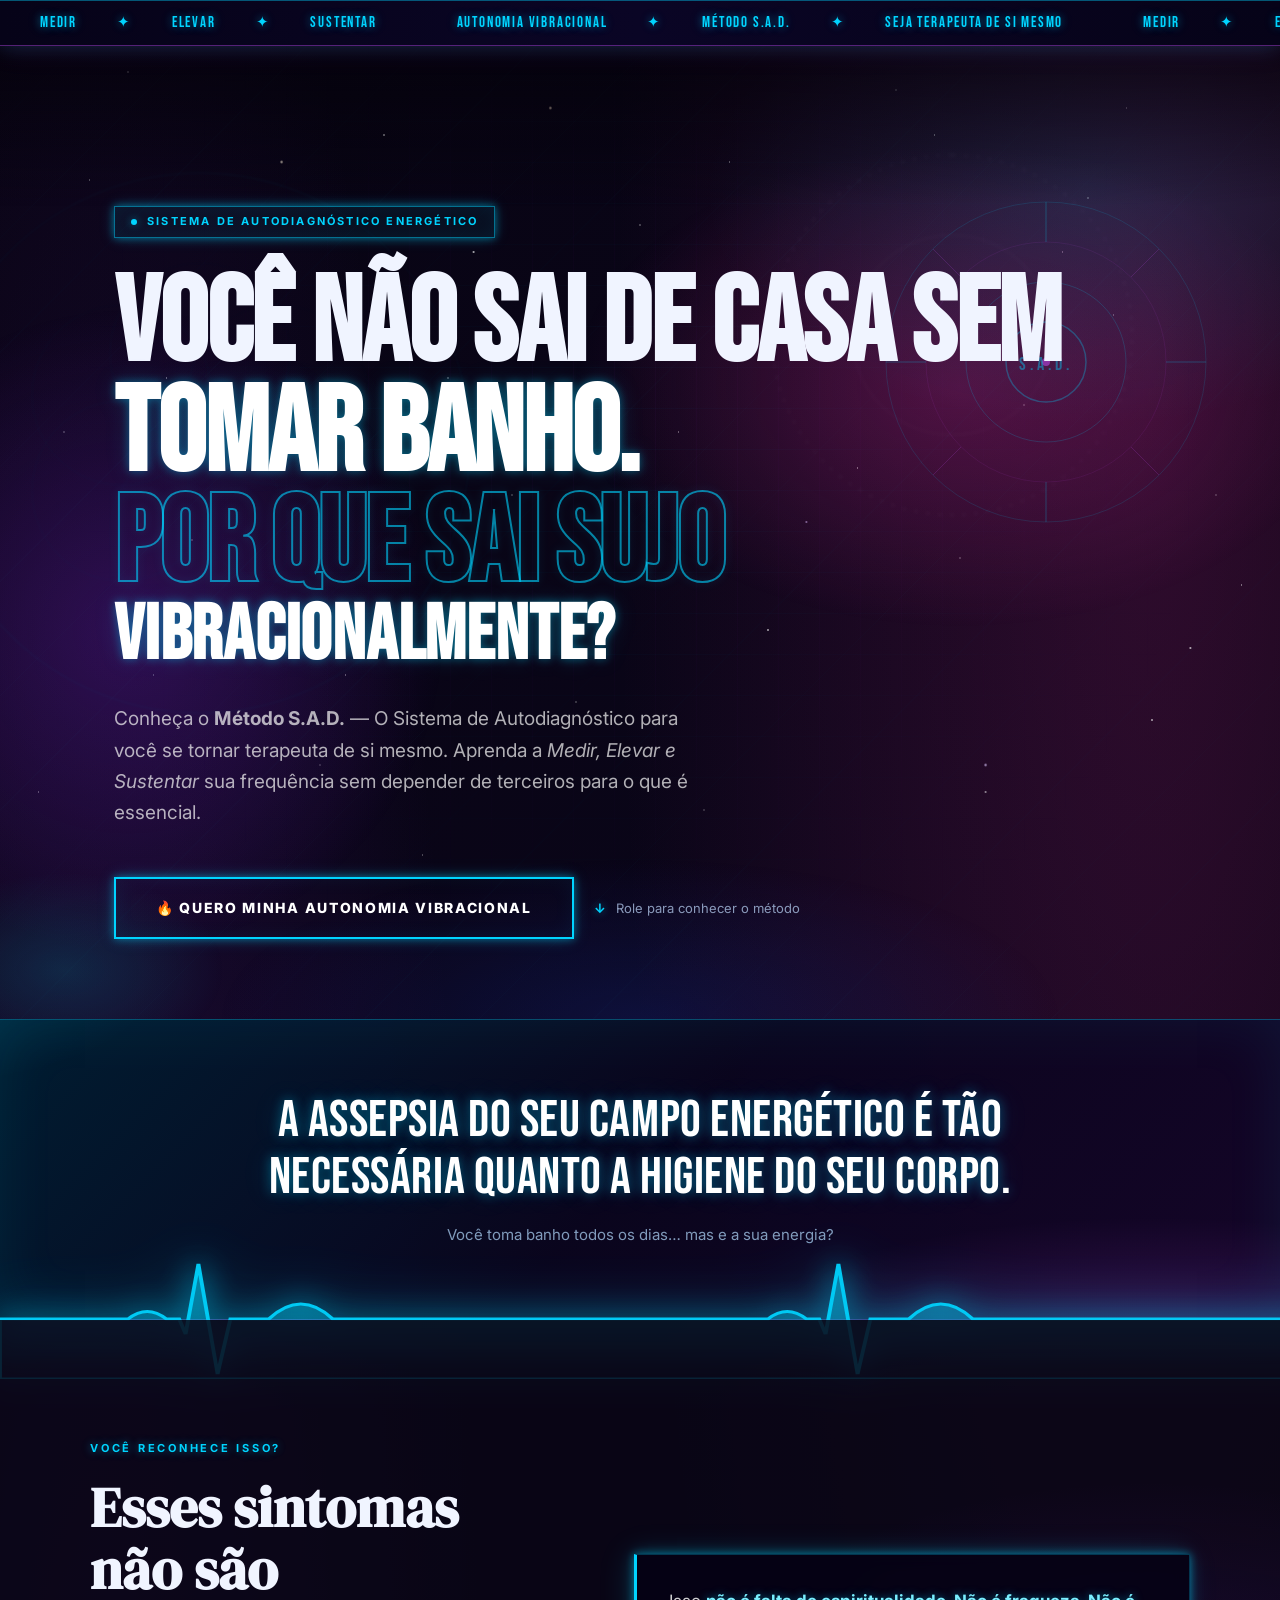
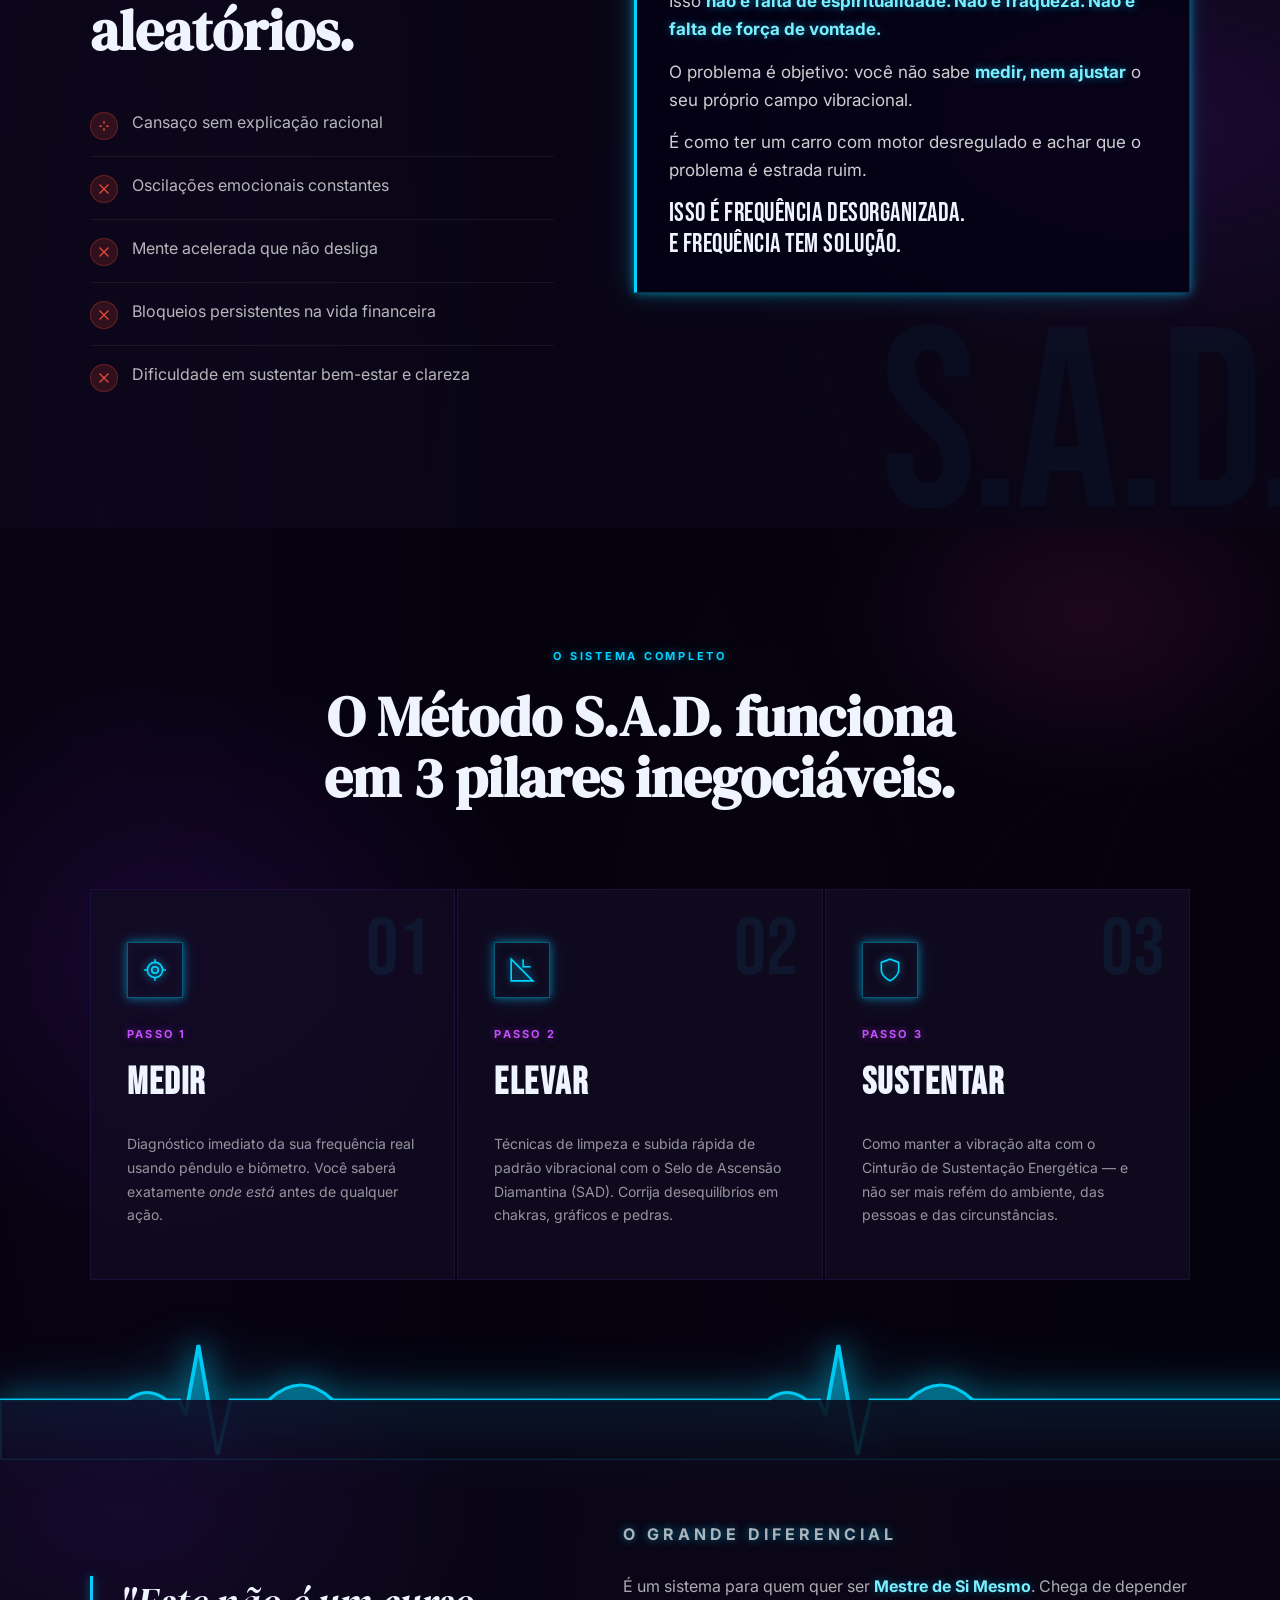
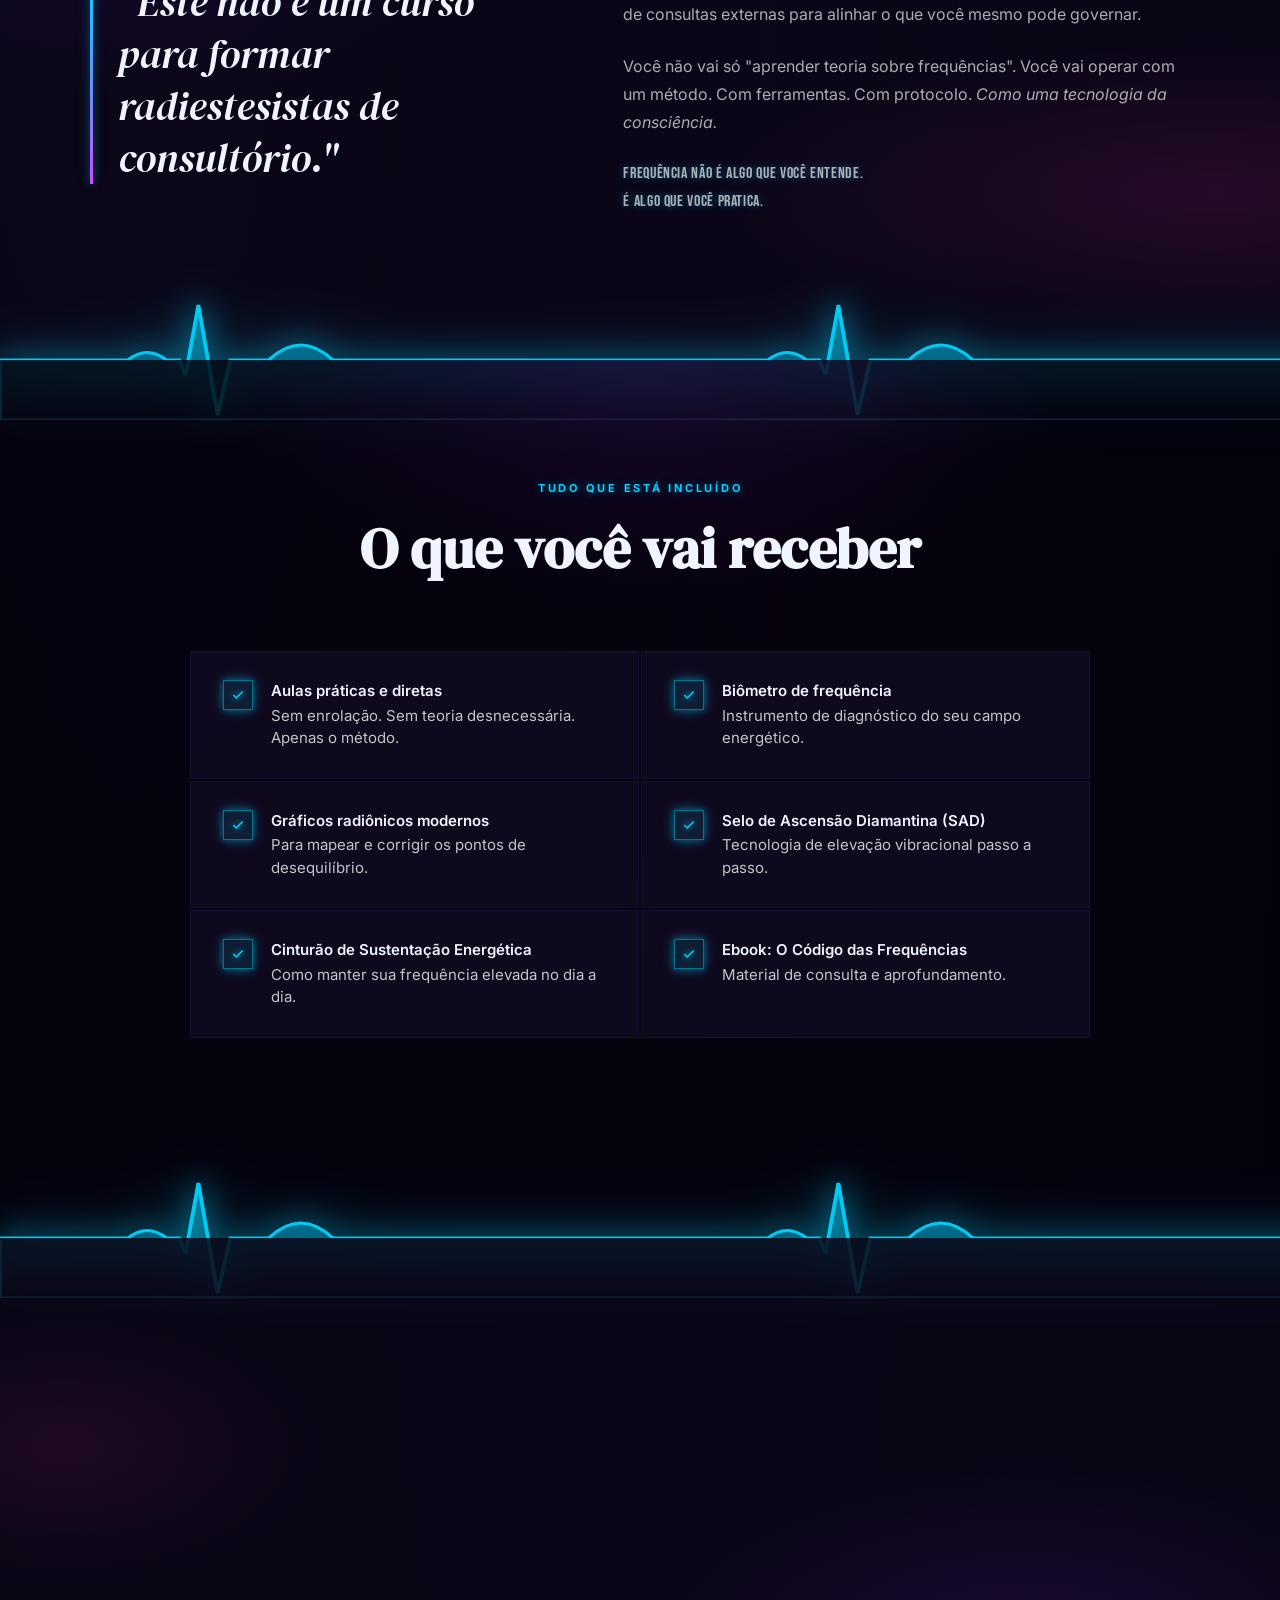
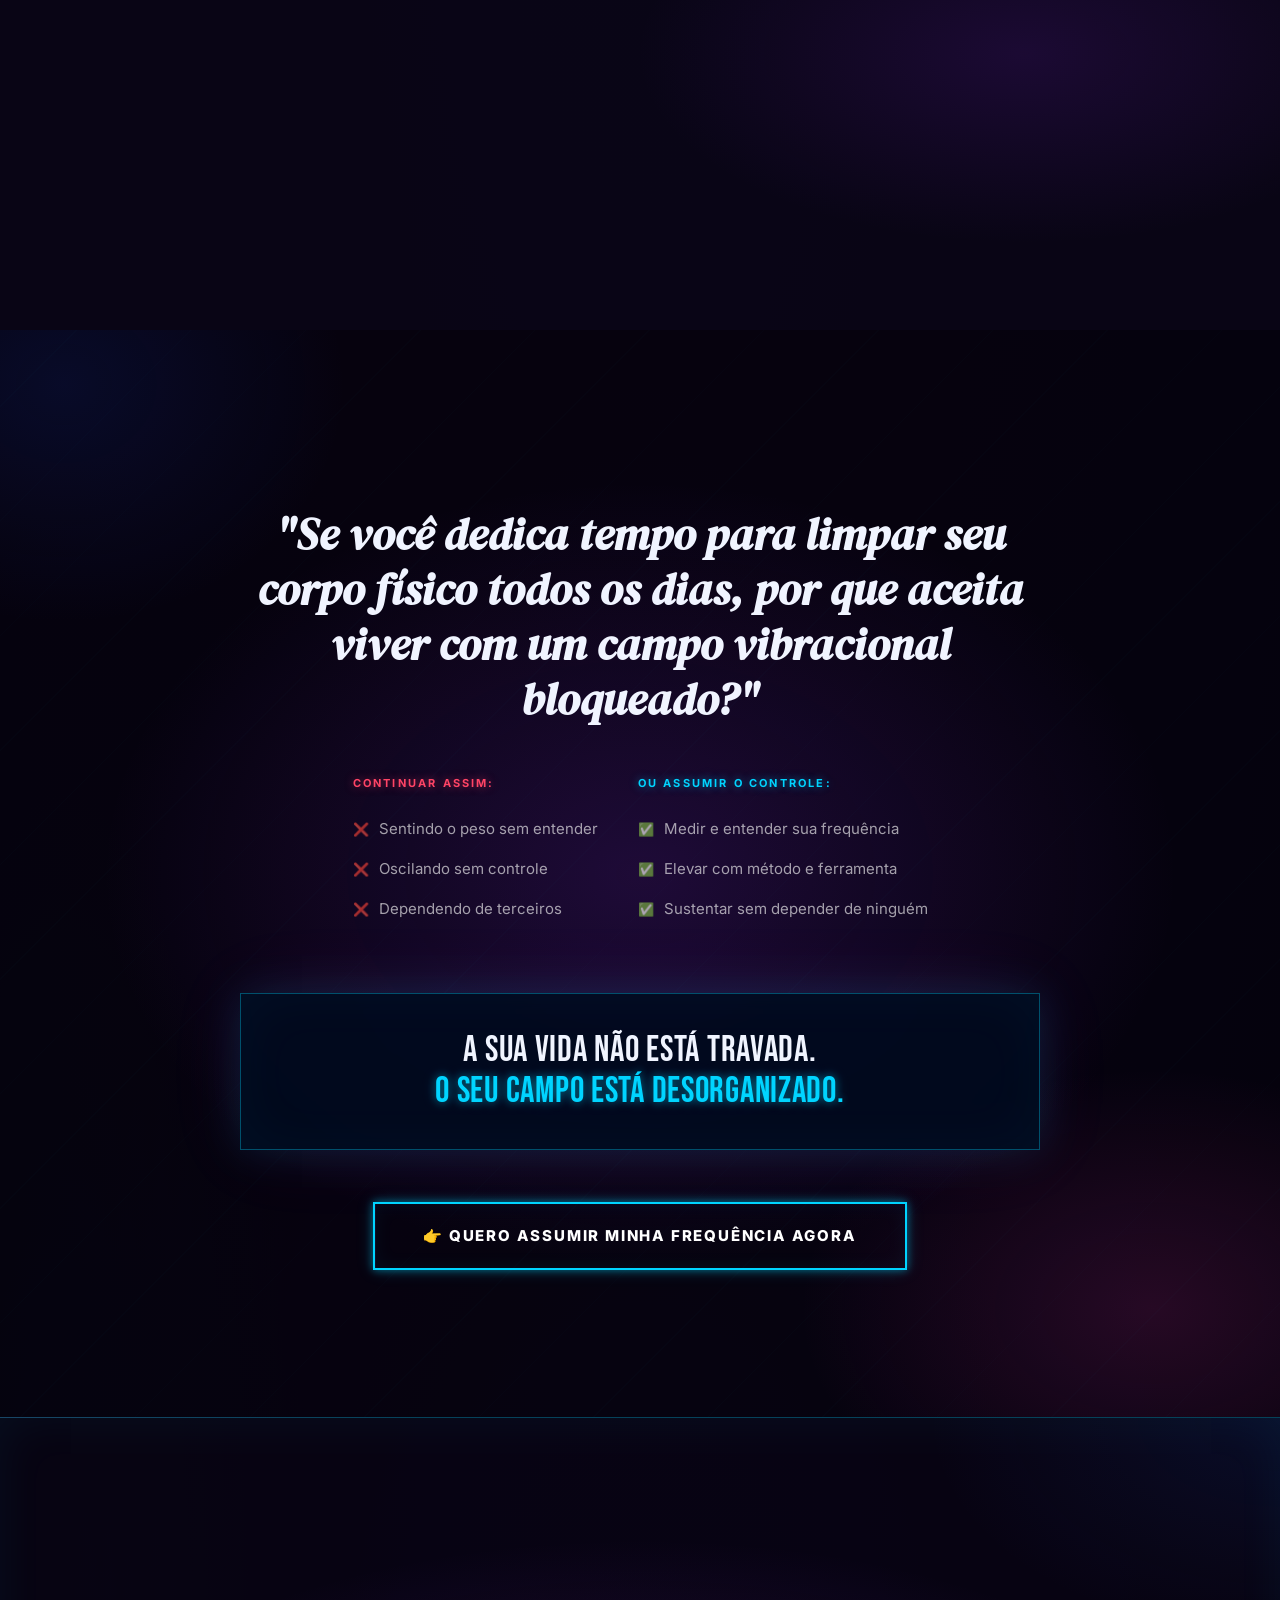
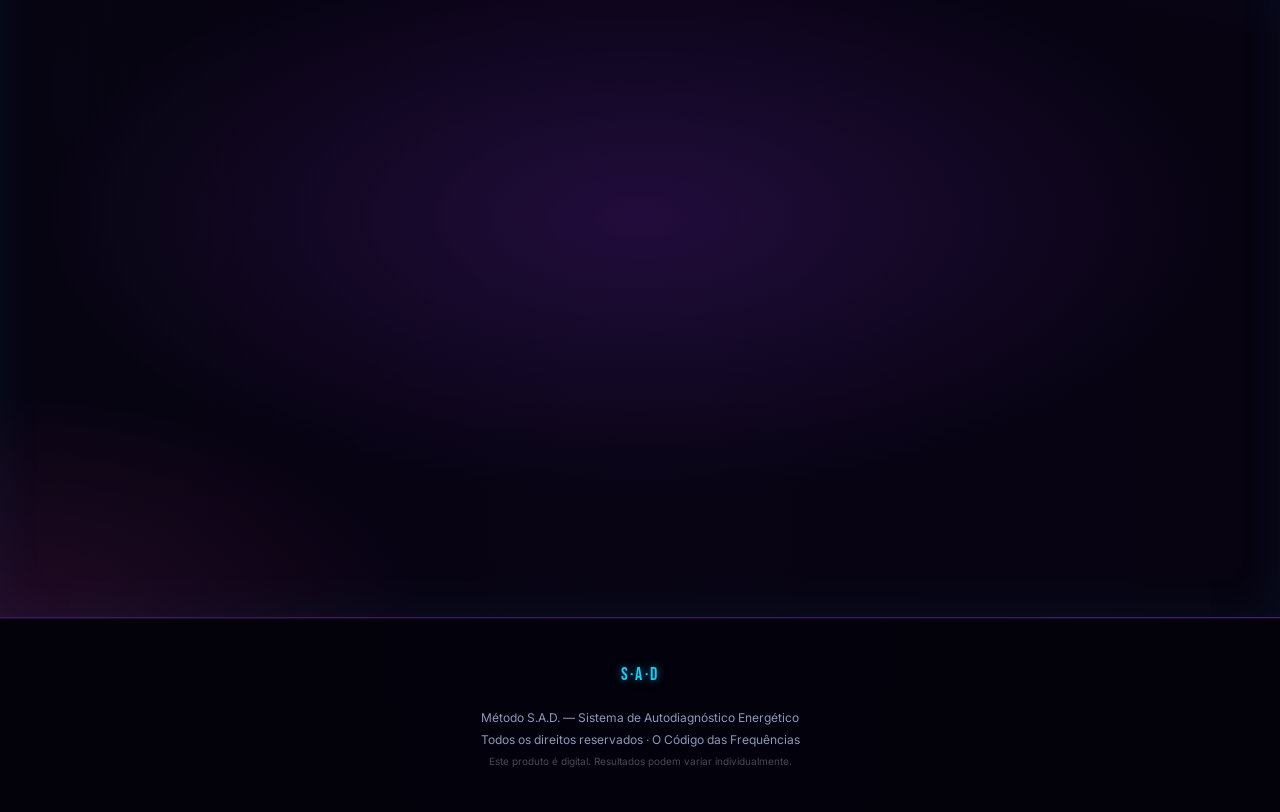
<file: index.html>
<!DOCTYPE html>
<html lang="pt-BR">
<head>
  <meta charset="UTF-8" />
  <meta name="viewport" content="width=device-width, initial-scale=1.0" />
  <title>Método S.A.D. — Sistema de Autodiagnóstico Energético</title>
  <meta name="description" content="Aprenda a medir, elevar e sustentar sua frequência vibracional. O Método S.A.D. é o sistema prático para você se tornar terapeuta de si mesmo — sem depender de terceiros." />
  <meta property="og:title" content="Método S.A.D. — Autonomia Vibracional" />
  <meta property="og:description" content="Você não sai de casa sem tomar banho. Por que sai com seu campo vibracional sujo?" />
  <meta property="og:type" content="website" />
  <link rel="preconnect" href="https://fonts.googleapis.com" />
  <link rel="preconnect" href="https://fonts.gstatic.com" crossorigin />
  <link href="https://fonts.googleapis.com/css2?family=Bebas+Neue&family=Inter:wght@300;400;500;600;700&family=DM+Serif+Display:ital@0;1&display=swap" rel="stylesheet" />
  <style>
    /* ─── RESET & BASE ─────────────────────────────────────────── */
    *, *::before, *::after { box-sizing: border-box; margin: 0; padding: 0; }

    :root {
      --black:      #04020A;
      --dark:       #0A0616;
      --mid:        #120C24;
      --cosmos-1:   #0D0720;
      --cosmos-2:   #180830;
      /* ── NEON PALETTE ── */
      --neon-c:     #00D4FF;   /* ciano elétrico */
      --neon-c2:    #7AEFFF;   /* ciano claro */
      --neon-m:     #C84FFF;   /* magenta/roxo neon */
      --neon-m2:    #E090FF;   /* magenta claro */
      --neon-w:     #FFFFFF;   /* branco puro */
      /* mantidos para referência interna */
      --gold:       #00D4FF;
      --gold-lt:    #7AEFFF;
      --white:      #F0F4FF;
      --muted:      #8A9ABB;
      --red:        #FF4466;
      /* glows */
      --glow-c:     0 0 8px rgba(0,212,255,0.45), 0 0 16px rgba(0,212,255,0.2);
      --glow-m:     0 0 8px rgba(200,79,255,0.45), 0 0 16px rgba(200,79,255,0.2);
      --glow-w:     0 0 6px rgba(255,255,255,0.4), 0 0 15px rgba(180,220,255,0.15);
      --ff-display: 'Bebas Neue', sans-serif;
      --ff-serif:   'DM Serif Display', serif;
      --ff-body:    'Inter', sans-serif;
    }

    html { scroll-behavior: smooth; overflow-x: hidden; }

    body {
      max-width: 100vw;
      overflow-x: hidden;
      background-color: var(--black);
      background-image:
        /* Nebula magenta top-right */
        radial-gradient(ellipse 70% 55% at 90% 5%, rgba(190,40,140,0.22) 0%, transparent 60%),
        /* Nebula purple center-left */
        radial-gradient(ellipse 55% 65% at 8% 30%, rgba(100,35,170,0.28) 0%, transparent 55%),
        /* Nebula blue bottom-center */
        radial-gradient(ellipse 80% 40% at 50% 95%, rgba(30,60,180,0.18) 0%, transparent 60%),
        /* Nebula teal accent */
        radial-gradient(ellipse 35% 30% at 5% 90%, rgba(20,140,160,0.12) 0%, transparent 55%),
        /* Nebula mid-pink subtle */
        radial-gradient(ellipse 40% 35% at 60% 45%, rgba(160,30,120,0.10) 0%, transparent 50%),
        /* Deep space base */
        radial-gradient(ellipse 100% 100% at 50% 50%, #0D0720 0%, #04020A 100%);
      color: var(--white);
      font-family: var(--ff-body);
      font-size: 16px;
      line-height: 1.6;
      overflow-x: hidden;
      position: relative;
    }

    /* ─── COSMIC STAR FIELD ──────────────────────────────────────── */
    body::before, body::after {
      content: '';
      position: fixed;
      inset: 0;
      pointer-events: none;
      z-index: 0;
    }
    body::before {
      background-image:
        radial-gradient(1px 1px at 10% 8%, rgba(255,255,255,0.9) 0%, transparent 100%),
        radial-gradient(1px 1px at 20% 35%, rgba(255,255,255,0.7) 0%, transparent 100%),
        radial-gradient(1.5px 1.5px at 30% 15%, rgba(255,255,255,0.85) 0%, transparent 100%),
        radial-gradient(1px 1px at 40% 55%, rgba(255,255,255,0.6) 0%, transparent 100%),
        radial-gradient(1px 1px at 50% 25%, rgba(255,255,255,0.8) 0%, transparent 100%),
        radial-gradient(1.5px 1.5px at 60% 70%, rgba(255,255,255,0.9) 0%, transparent 100%),
        radial-gradient(1px 1px at 70% 10%, rgba(255,255,255,0.75) 0%, transparent 100%),
        radial-gradient(1px 1px at 80% 45%, rgba(255,255,255,0.65) 0%, transparent 100%),
        radial-gradient(1.5px 1.5px at 90% 80%, rgba(255,255,255,0.9) 0%, transparent 100%),
        radial-gradient(1px 1px at 15% 60%, rgba(255,255,255,0.7) 0%, transparent 100%),
        radial-gradient(1px 1px at 25% 85%, rgba(255,255,255,0.55) 0%, transparent 100%),
        radial-gradient(1px 1px at 35% 42%, rgba(255,255,255,0.8) 0%, transparent 100%),
        radial-gradient(1px 1px at 45% 78%, rgba(255,255,255,0.65) 0%, transparent 100%),
        radial-gradient(1px 1px at 55% 5%, rgba(255,255,255,0.75) 0%, transparent 100%),
        radial-gradient(1.5px 1.5px at 65% 38%, rgba(255,255,255,0.9) 0%, transparent 100%),
        radial-gradient(1px 1px at 75% 62%, rgba(255,255,255,0.7) 0%, transparent 100%),
        radial-gradient(1px 1px at 85% 22%, rgba(255,255,255,0.8) 0%, transparent 100%),
        radial-gradient(1px 1px at 95% 55%, rgba(255,255,255,0.6) 0%, transparent 100%),
        radial-gradient(1px 1px at 5% 48%, rgba(255,255,255,0.7) 0%, transparent 100%),
        radial-gradient(1px 1px at 55% 90%, rgba(255,255,255,0.55) 0%, transparent 100%),
        radial-gradient(2px 2px at 22% 18%, rgba(255,240,220,0.8) 0%, transparent 100%),
        radial-gradient(2px 2px at 77% 85%, rgba(220,200,255,0.75) 0%, transparent 100%),
        radial-gradient(1.5px 1.5px at 48% 32%, rgba(200,220,255,0.8) 0%, transparent 100%),
        radial-gradient(1px 1px at 88% 12%, rgba(255,220,240,0.7) 0%, transparent 100%),
        radial-gradient(1px 1px at 12% 75%, rgba(220,255,240,0.65) 0%, transparent 100%);
      animation: twinkleA 8s ease-in-out infinite alternate;
    }
    body::after {
      background-image:
        radial-gradient(1px 1px at 7% 20%, rgba(255,255,255,0.6) 0%, transparent 100%),
        radial-gradient(1px 1px at 17% 50%, rgba(255,255,255,0.8) 0%, transparent 100%),
        radial-gradient(1px 1px at 27% 75%, rgba(255,255,255,0.7) 0%, transparent 100%),
        radial-gradient(1.5px 1.5px at 37% 28%, rgba(255,255,255,0.9) 0%, transparent 100%),
        radial-gradient(1px 1px at 47% 68%, rgba(255,255,255,0.65) 0%, transparent 100%),
        radial-gradient(1px 1px at 57% 18%, rgba(255,255,255,0.75) 0%, transparent 100%),
        radial-gradient(1px 1px at 67% 52%, rgba(255,255,255,0.85) 0%, transparent 100%),
        radial-gradient(1.5px 1.5px at 77% 88%, rgba(255,255,255,0.7) 0%, transparent 100%),
        radial-gradient(1px 1px at 87% 35%, rgba(255,255,255,0.6) 0%, transparent 100%),
        radial-gradient(1px 1px at 97% 65%, rgba(255,255,255,0.8) 0%, transparent 100%),
        radial-gradient(1px 1px at 13% 42%, rgba(255,255,255,0.75) 0%, transparent 100%),
        radial-gradient(1px 1px at 33% 95%, rgba(255,255,255,0.55) 0%, transparent 100%),
        radial-gradient(1px 1px at 53% 48%, rgba(255,255,255,0.7) 0%, transparent 100%),
        radial-gradient(1px 1px at 73% 15%, rgba(255,255,255,0.85) 0%, transparent 100%),
        radial-gradient(1.5px 1.5px at 93% 72%, rgba(255,255,255,0.9) 0%, transparent 100%),
        radial-gradient(1px 1px at 3% 88%, rgba(255,255,255,0.65) 0%, transparent 100%),
        radial-gradient(2px 2px at 43% 12%, rgba(255,230,200,0.8) 0%, transparent 100%),
        radial-gradient(1.5px 1.5px at 63% 58%, rgba(210,190,255,0.75) 0%, transparent 100%),
        radial-gradient(1px 1px at 83% 28%, rgba(255,200,230,0.7) 0%, transparent 100%);
      animation: twinkleB 11s ease-in-out infinite alternate;
    }
    @keyframes twinkleA {
      0%   { opacity: 0.5; }
      50%  { opacity: 1; }
      100% { opacity: 0.65; }
    }
    @keyframes twinkleB {
      0%   { opacity: 0.7; }
      50%  { opacity: 0.4; }
      100% { opacity: 0.9; }
    }

    /* ─── SCROLLBAR ──────────────────────────────────────────────── */
    ::-webkit-scrollbar { width: 4px; }
    ::-webkit-scrollbar-track { background: #0D0720; }
    ::-webkit-scrollbar-thumb { background: linear-gradient(to bottom, var(--neon-c), var(--neon-m)); border-radius: 4px; box-shadow: var(--glow-c); }

    /* ─── GLOBAL VIBRATIONAL ENHANCEMENTS ────────────────────────── */
    .cosmic-vibe-layer {
      position: fixed;
      inset: 0;
      z-index: 0;
      pointer-events: none;
      overflow: hidden;
    }

    /* Frequency Waves Animation */
    .freq-waves {
      position: absolute;
      width: 100%;
      height: 100%;
      opacity: 0.25;
      background:
        repeating-linear-gradient(0deg, transparent, transparent 40px, rgba(0,212,255,0.12) 40px, rgba(0,212,255,0.12) 41px),
        repeating-linear-gradient(90deg, transparent, transparent 40px, rgba(200,79,255,0.12) 40px, rgba(200,79,255,0.12) 41px);
      mask-image: radial-gradient(circle at 50% 50%, black, transparent 80%);
      animation: driftSlow 60s linear infinite;
    }

    @keyframes driftSlow {
      from { transform: translate(0, 0) scale(1.1); }
      to   { transform: translate(-50px, -50px) scale(1.2); }
    }

    /* Sacred Geometry Patterns */
    .geometry-watermark {
      position: absolute;
      width: 600px;
      height: 600px;
      opacity: 0.04;
      pointer-events: none;
      filter: blur(1px);
    }

    .geometry-watermark svg { width: 100%; height: 100%; stroke-width: 0.5px; fill: none; }
    .hero-geometry { top: 10%; left: -100px; color: var(--neon-c); animation: rotSlow 80s linear infinite; }
    .pilares-geometry { top: 20%; right: -200px; color: var(--neon-m); animation: rotSlow 100s linear reverse infinite; }

    @keyframes rotSlow {
      from { transform: rotate(0deg); }
      to   { transform: rotate(360deg); }
    }

    /* Vibrational Sine Wave Divider */
    .vibe-divider {
      position: absolute;
      width: 100%;
      height: 120px;
      bottom: -60px;
      left: 0;
      z-index: 100;
      display: flex;
      align-items: center;
      overflow: visible;
      opacity: 0.95;
      pointer-events: none;
    }

    .vibe-wave-path {
      flex: 0 0 200%;
      width: 200%;
      height: 100%;
      stroke: var(--neon-c);
      stroke-width: 3;
      fill: url(#heartbeatGradient);
      filter: drop-shadow(0 0 15px rgba(0, 212, 255, 0.9)) drop-shadow(0 0 30px rgba(0, 212, 255, 0.4));
      animation: waveMove 6s linear infinite;
    }

    @keyframes waveMove {
      from { transform: translateX(0); }
      to   { transform: translateX(-50%); }
    }

    /* ─── SECTION Z-INDEX (above star field) ─────────────────────── */
    section, nav, footer, .ticker-wrap {
      position: relative;
      z-index: 1;
    }

    /* ─── UTILITY ────────────────────────────────────────────────── */
    .container { max-width: 1100px; margin: 0 auto; padding: 0 24px; }
    .gold { color: var(--neon-c); text-shadow: var(--glow-c); }
    .italic { font-style: italic; }

    /* ─── ANIMATIONS ─────────────────────────────────────────────── */
    @keyframes pulseGold {
      0%, 100% { box-shadow: 0 0 8px rgba(0,212,255,0.6), 0 0 20px rgba(0,212,255,0.3), 0 0 0 0 rgba(0,212,255,.4); }
      50%       { box-shadow: 0 0 20px rgba(0,212,255,0.9), 0 0 45px rgba(0,212,255,0.5), 0 0 0 18px rgba(0,212,255,0); }
    }
    @keyframes neonPulseM {
      0%, 100% { box-shadow: 0 0 6px rgba(200,79,255,0.4), 0 0 15px rgba(200,79,255,0.15); text-shadow: 0 0 6px rgba(200,79,255,0.5); }
      50%       { box-shadow: 0 0 12px rgba(200,79,255,0.6), 0 0 30px rgba(200,79,255,0.3); text-shadow: 0 0 12px rgba(200,79,255,0.7); }
    }
    @keyframes neonFlicker {
      0%, 19%, 21%, 23%, 25%, 54%, 56%, 100% { opacity: 1; }
      20%, 24%, 55% { opacity: 0.6; }
    }
    @keyframes neonBorderFlow {
      0%   { border-color: var(--neon-c); box-shadow: 0 0 10px rgba(0,212,255,0.5), inset 0 0 10px rgba(0,212,255,0.05); }
      50%  { border-color: var(--neon-m); box-shadow: 0 0 10px rgba(200,79,255,0.5), inset 0 0 10px rgba(200,79,255,0.05); }
      100% { border-color: var(--neon-c); box-shadow: 0 0 10px rgba(0,212,255,0.5), inset 0 0 10px rgba(0,212,255,0.05); }
    }
    @keyframes slideUp {
      from { opacity: 0; transform: translateY(40px); }
      to   { opacity: 1; transform: translateY(0); }
    }
    @keyframes fadeIn {
      from { opacity: 0; }
      to   { opacity: 1; }
    }
    @keyframes tickerScroll {
      from { transform: translateX(0); }
      to   { transform: translateX(-50%); }
    }
    @keyframes rotateSlow {
      from { transform: rotate(0deg); }
      to   { transform: rotate(360deg); }
    }
    @keyframes drawLine {
      from { stroke-dashoffset: 600; }
      to   { stroke-dashoffset: 0; }
    }
    @keyframes floatY {
      0%, 100% { transform: translateY(0); }
      50%       { transform: translateY(-12px); }
    }
    @keyframes numberCount {
      from { opacity: 0; transform: scale(.8); }
      to   { opacity: 1; transform: scale(1); }
    }

    .reveal {
      opacity: 0;
      transform: translateY(50px);
      transition: opacity .7s ease, transform .7s ease;
    }
    .reveal.visible {
      opacity: 1;
      transform: translateY(0);
    }
    @media (prefers-reduced-motion: reduce) {
      .reveal { opacity: 1 !important; transform: none !important; transition: none !important; }
      * { animation-duration: .01ms !important; }
    }

    /* ─── TICKER ─────────────────────────────────────────────────── */
    .ticker-wrap {
      background: linear-gradient(90deg, #060318 0%, #0A0525 50%, #060318 100%);
      border-top: 1px solid rgba(0,212,255,0.4);
      border-bottom: 1px solid rgba(200,79,255,0.4);
      overflow: hidden;
      padding: 10px 0;
      position: relative;
      z-index: 50;
      box-shadow: 0 0 20px rgba(0,212,255,0.15), 0 2px 30px rgba(200,79,255,0.12);
    }
    .ticker-track {
      display: flex;
      white-space: nowrap;
      animation: tickerScroll 28s linear infinite;
    }
    .ticker-track span {
      font-family: var(--ff-display);
      font-size: 15px;
      letter-spacing: .12em;
      color: var(--neon-c);
      text-shadow: var(--glow-c);
      padding: 0 40px;
    }
    .ticker-sep { color: var(--neon-m); text-shadow: var(--glow-m); opacity: 1; padding: 0 8px; }

    /* ─── NAV ─────────────────────────────────────────────────────── */
    nav {
      position: fixed;
      top: 0; left: 0; right: 0;
      z-index: 100;
      padding: 18px 0;
      background: rgba(4, 2, 10, 0.90);
      backdrop-filter: blur(16px) saturate(1.4);
      border-bottom: 1px solid rgba(140, 60, 200, 0.20);
      box-shadow: 0 1px 30px rgba(100, 30, 170, 0.12);
      transition: padding .3s ease;
      display: none; /* Header removed as per request */
    }
    nav .inner {
      display: flex;
      align-items: center;
      justify-content: space-between;
      max-width: 1100px;
      margin: 0 auto;
      padding: 0 24px;
    }
    .nav-logo {
      font-family: var(--ff-display);
      font-size: 22px;
      letter-spacing: .1em;
      color: var(--neon-w);
      text-shadow: var(--glow-c);
      animation: neonFlicker 6s linear infinite;
    }
    .nav-cta {
      background: transparent;
      color: var(--neon-c);
      font-weight: 700;
      font-size: 13px;
      letter-spacing: .1em;
      text-transform: uppercase;
      padding: 10px 22px;
      border: 1px solid var(--neon-c);
      cursor: pointer;
      text-decoration: none;
      box-shadow: var(--glow-c), inset 0 0 12px rgba(0,212,255,0.06);
      transition: color .25s, box-shadow .25s, transform .2s, background .25s;
    }
    .nav-cta:hover {
      background: rgba(0,212,255,0.12);
      box-shadow: 0 0 20px rgba(0,212,255,0.8), 0 0 50px rgba(0,212,255,0.4), inset 0 0 20px rgba(0,212,255,0.1);
      transform: translateY(-1px);
    }

    /* ─── HERO ────────────────────────────────────────────────────── */
    #hero {
      min-height: 100vh;
      display: flex;
      flex-direction: column;
      justify-content: flex-end;
      padding: 0;
      position: relative;
      overflow: hidden;
    }

    .hero-bg {
      position: absolute;
      inset: 0;
      background:
        /* Neon cyan glow top-right */
        radial-gradient(ellipse 50% 40% at 85% 15%, rgba(0,212,255,0.12) 0%, transparent 60%),
        /* Magenta nebula bright cloud */
        radial-gradient(ellipse 55% 45% at 75% 35%, rgba(190,40,140,0.30) 0%, transparent 55%),
        /* Purple nebula left */
        radial-gradient(ellipse 45% 60% at 10% 60%, rgba(100,30,170,0.35) 0%, transparent 55%),
        /* Blue accent bottom */
        radial-gradient(ellipse 60% 30% at 50% 100%, rgba(30,60,200,0.20) 0%, transparent 55%),
        /* Teal shimmer */
        radial-gradient(ellipse 25% 20% at 5% 95%, rgba(0,180,200,0.18) 0%, transparent 50%),
        transparent;
    }

    /* Subtle neon grid overlay */
    .hero-bg::before {
      content: '';
      position: absolute;
      inset: 0;
      background-image: repeating-linear-gradient(
        -45deg,
        transparent,
        transparent 80px,
        rgba(0,212,255,.012) 80px,
        rgba(0,212,255,.012) 81px
      );
    }

    /* Glowing cosmic vignette top */
    .hero-bg::after {
      content: '';
      position: absolute;
      inset: 0 0 auto 0;
      height: 160px;
      background: linear-gradient(to bottom, rgba(4,2,10,0.7), transparent);
      pointer-events: none;
    }

    .hero-content {
      position: relative;
      z-index: 2;
      padding: 160px 24px 80px;
      max-width: 1100px;
      margin: 0 auto;
      width: 100%;
    }

    .hero-eyebrow {
      display: inline-flex;
      align-items: center;
      gap: 10px;
      background: rgba(0,212,255,.06);
      border: 1px solid rgba(0,212,255,.5);
      color: var(--neon-c);
      font-size: 11px;
      font-weight: 700;
      letter-spacing: .2em;
      text-transform: uppercase;
      padding: 6px 16px;
      margin-bottom: 32px;
      box-shadow: var(--glow-c), inset 0 0 15px rgba(0,212,255,.05);
      animation: fadeIn 1s ease .3s both, neonBorderFlow 4s linear 1.5s infinite;
    }
    .hero-eyebrow::before {
      content: '';
      width: 6px; height: 6px;
      background: var(--neon-c);
      border-radius: 50%;
      box-shadow: var(--glow-c);
    }

    .hero-headline {
      font-family: var(--ff-display);
      font-size: clamp(52px, 10vw, 120px);
      line-height: .92;
      letter-spacing: -.01em;
      color: var(--white);
      text-transform: uppercase;
      animation: slideUp .9s cubic-bezier(.22,.6,.36,1) .5s both;
    }
    .hero-headline .accent-line {
      display: block;
      color: var(--neon-w);
      text-shadow: 0 0 10px rgba(0,212,255,0.4), 0 0 25px rgba(0,212,255,0.15);
    }
    .hero-headline .stroke-text {
      display: block;
      -webkit-text-stroke: 2px rgba(0,212,255,0.6);
      color: transparent;
      text-shadow: none;
      filter: drop-shadow(0 0 4px rgba(0,212,255,0.3));
    }

    .hero-sub {
      margin-top: 32px;
      font-size: clamp(15px, 2vw, 19px);
      line-height: 1.65;
      color: rgba(242,242,242,.72);
      max-width: 600px;
      animation: slideUp .9s cubic-bezier(.22,.6,.36,1) .75s both;
    }

    .hero-actions {
      margin-top: 48px;
      display: flex;
      flex-wrap: wrap;
      align-items: center;
      gap: 20px;
      animation: slideUp .9s cubic-bezier(.22,.6,.36,1) 1s both;
    }

    .btn-primary {
      background: transparent;
      color: var(--neon-w);
      font-family: var(--ff-body);
      font-weight: 800;
      font-size: 14px;
      letter-spacing: .12em;
      text-transform: uppercase;
      padding: 18px 40px;
      border: 2px solid var(--neon-c);
      cursor: pointer;
      text-decoration: none;
      display: inline-block;
      position: relative;
      overflow: hidden;
      transition: transform .25s, box-shadow .25s, background .25s;
      box-shadow: var(--glow-c), inset 0 0 20px rgba(0,212,255,0.06);
      animation: pulseGold 2.5s ease-in-out 2s infinite;
    }
    .btn-primary::after {
      content: '';
      position: absolute;
      inset: 0;
      background: linear-gradient(135deg, rgba(0,212,255,.15) 0%, rgba(200,79,255,.12) 100%);
      transform: translateX(-100%);
      transition: transform .35s ease;
    }
    .btn-primary:hover::after { transform: translateX(0); }
    .btn-primary:hover {
      transform: translateY(-3px);
      box-shadow: 0 0 25px rgba(0,212,255,0.9), 0 0 60px rgba(0,212,255,0.5), 0 12px 40px rgba(0,212,255,0.3);
      background: rgba(0,212,255,0.08);
    }

    .hero-trust {
      display: flex;
      align-items: center;
      gap: 10px;
      color: var(--muted);
      font-size: 13px;
    }
    .hero-trust span { color: var(--neon-c); font-weight: 700; text-shadow: var(--glow-c); }

    /* Floating orb */
    .hero-orb {
      position: absolute;
      top: 15%;
      right: 5%;
      width: clamp(180px, 28vw, 340px);
      aspect-ratio: 1;
      pointer-events: none;
      animation: floatY 6s ease-in-out infinite;
      opacity: .85;
    }
    .hero-orb svg { width: 100%; height: 100%; }

    /* ─── SECTION: BLOCO DE IMPACTO ───────────────────────────────── */
    #impacto {
      background: linear-gradient(135deg, rgba(0,30,50,0.97) 0%, rgba(10,5,30,0.97) 50%, rgba(20,5,40,0.97) 100%);
      border-top: 1px solid rgba(0,212,255,0.35);
      border-bottom: 1px solid rgba(200,79,255,0.35);
      padding: 72px 24px;
      text-align: center;
      position: relative;
      overflow: visible; /* fixed to allow wave overflow */
      box-shadow: 0 0 60px rgba(0,212,255,0.08) inset;
    }
    #impacto::before {
      content: '';
      position: absolute;
      inset: 0;
      background:
        radial-gradient(ellipse 60% 80% at 90% 110%, rgba(200, 79, 255, 0.20) 0%, transparent 55%),
        radial-gradient(ellipse 40% 60% at -10% -10%, rgba(0,212,255,.12) 0%, transparent 55%);
      pointer-events: none;
    }
    .impacto-text {
      font-family: var(--ff-display);
      font-size: clamp(26px, 5vw, 52px);
      color: var(--neon-w);
      text-shadow: 0 0 12px rgba(0,212,255,0.4), 0 0 30px rgba(0,212,255,0.15);
      line-height: 1.1;
      max-width: 900px;
      margin: 0 auto;
      position: relative;
      z-index: 1;
      letter-spacing: .01em;
    }
    .impacto-sub {
      margin-top: 16px;
      font-size: 15px;
      color: rgba(180,220,255,0.70);
      max-width: 620px;
      margin-left: auto;
      margin-right: auto;
      position: relative;
      z-index: 1;
    }

    /* ─── SECTION: DOR ────────────────────────────────────────────── */
    #dor {
      padding: 120px 24px;
      background:
        radial-gradient(ellipse 60% 50% at 90% 50%, rgba(100, 30, 170, 0.18) 0%, transparent 60%),
        rgba(10, 6, 22, 0.85);
      backdrop-filter: none;
      position: relative;
    }
    #dor::before {
      content: 'S.A.D.';
      position: absolute;
      bottom: -30px;
      right: -20px;
      font-family: var(--ff-display);
      font-size: clamp(120px, 20vw, 280px);
      color: rgba(0,212,255,.04);
      letter-spacing: -.02em;
      pointer-events: none;
      line-height: 1;
    }
    .dor-grid {
      display: grid;
      grid-template-columns: 1fr 1.2fr;
      gap: 80px;
      align-items: center;
      max-width: 1100px;
      margin: 0 auto;
    }
    .section-label {
      font-size: 11px;
      font-weight: 700;
      letter-spacing: .25em;
      text-transform: uppercase;
      color: var(--neon-c);
      text-shadow: var(--glow-c);
      margin-bottom: 20px;
    }
    .section-title {
      font-family: var(--ff-serif);
      font-size: clamp(32px, 5vw, 56px);
      line-height: 1.1;
      color: var(--white);
      margin-bottom: 24px;
    }
    .dor-list {
      list-style: none;
      margin-top: 32px;
    }
    .dor-list li {
      display: flex;
      align-items: flex-start;
      gap: 14px;
      padding: 16px 0;
      border-bottom: 1px solid rgba(255,255,255,.06);
      font-size: 16px;
      color: rgba(242,242,242,.75);
    }
    .dor-list li:last-child { border-bottom: none; }
    .dor-icon {
      width: 28px; height: 28px;
      background: rgba(192,57,43,.2);
      border: 1px solid rgba(192,57,43,.4);
      border-radius: 50%;
      display: flex;
      align-items: center;
      justify-content: center;
      flex-shrink: 0;
      margin-top: 2px;
    }
    .dor-icon svg { width: 12px; height: 12px; stroke: #e74c3c; fill: none; stroke-width: 2.5; }

    .dor-verdict {
      background: rgba(5, 2, 20, 0.85);
      border: 1px solid rgba(0,212,255, 0.25);
      border-left: 3px solid var(--neon-c);
      box-shadow: -4px 0 30px rgba(0,212,255, 0.15), var(--glow-c);
      padding: 32px;
      margin-top: 0;
      backdrop-filter: blur(8px);
      animation: neonBorderFlow 5s linear infinite;
    }
    .dor-verdict p {
      font-size: 17px;
      line-height: 1.65;
      color: rgba(242,242,242,.85);
      margin-bottom: 14px;
    }
    .dor-verdict strong { color: var(--neon-c2); text-shadow: 0 0 8px rgba(0,212,255,0.5); }
    .dor-verdict .verdict-final {
      font-family: var(--ff-display);
      font-size: 26px;
      color: var(--white);
      letter-spacing: .02em;
      line-height: 1.2;
      margin: 0;
    }

    /* ─── SECTION: 3 PILARES ──────────────────────────────────────── */
    #pilares {
      padding: 120px 24px;
      background:
        radial-gradient(ellipse 50% 60% at 15% 50%, rgba(80, 20, 150, 0.22) 0%, transparent 55%),
        radial-gradient(ellipse 40% 40% at 85% 10%, rgba(190,40,140,0.12) 0%, transparent 50%),
        rgba(4, 2, 10, 0.80);
      overflow: visible; /* updated to allow wave divider visibility */
      position: relative;
    }
    .pilares-header {
      text-align: center;
      max-width: 700px;
      margin: 0 auto 80px;
    }
    .pilares-grid {
      display: grid;
      grid-template-columns: repeat(3, 1fr);
      gap: 2px;
      max-width: 1100px;
      margin: 0 auto;
    }
    .pilar-card {
      background: rgba(18, 12, 36, 0.80);
      border: 1px solid rgba(100, 40, 180, 0.18);
      padding: 52px 36px;
      position: relative;
      overflow: hidden;
      transition: background .3s, border-color .3s;
      backdrop-filter: blur(6px);
    }
    .pilar-card:hover { background: rgba(0, 20, 40, 0.95); border-color: rgba(0,212,255,.5); box-shadow: 0 0 20px rgba(0,212,255,0.15), inset 0 0 30px rgba(0,212,255,0.04); }
    .pilar-card::before {
      content: '';
      position: absolute;
      top: 0; left: 0; right: 0;
      height: 2px;
      background: linear-gradient(90deg, var(--neon-m), var(--neon-c), var(--neon-m));
      box-shadow: 0 0 12px rgba(0,212,255,0.8);
      transform: scaleX(0);
      transform-origin: left;
      transition: transform .4s ease;
    }
    .pilar-card:hover::before { transform: scaleX(1); }
    .pilar-num {
      font-family: var(--ff-display);
      font-size: 80px;
      color: rgba(0,212,255,.07);
      line-height: 1;
      position: absolute;
      top: 20px; right: 24px;
      pointer-events: none;
    }
    .pilar-icon-wrap {
      width: 56px; height: 56px;
      border: 1px solid rgba(0,212,255,.40);
      box-shadow: var(--glow-c), inset 0 0 15px rgba(0,212,255,.06);
      display: flex;
      align-items: center;
      justify-content: center;
      margin-bottom: 28px;
    }
    .pilar-icon-wrap svg {
      width: 26px; height: 26px;
      stroke: var(--neon-c);
      fill: none;
      stroke-width: 1.5;
      filter: drop-shadow(0 0 4px rgba(0,212,255,0.8));
    }
    .pilar-tag {
      font-size: 11px;
      font-weight: 700;
      letter-spacing: .2em;
      color: var(--neon-m);
      text-shadow: var(--glow-m);
      text-transform: uppercase;
      margin-bottom: 10px;
    }
    .pilar-name {
      font-family: var(--ff-display);
      font-size: 38px;
      letter-spacing: .04em;
      color: var(--white);
      margin-bottom: 18px;
    }
    .pilar-desc {
      font-size: 14px;
      line-height: 1.7;
      color: rgba(242,242,242,.6);
    }

    /* ─── SECTION: DIFERENCIAL ────────────────────────────────────── */
    #diferencial {
      background:
        radial-gradient(ellipse 70% 50% at 95% 70%, rgba(190,40,140,0.16) 0%, transparent 55%),
        radial-gradient(ellipse 50% 60% at 10% 20%, rgba(60, 20, 120, 0.20) 0%, transparent 55%),
        rgba(10, 6, 22, 0.85);
      padding: 120px 24px;
    }
    .dif-inner {
      max-width: 1100px;
      margin: 0 auto;
      display: grid;
      grid-template-columns: .8fr 1fr;
      gap: 80px;
      align-items: center;
    }
    .dif-quote {
      font-family: var(--ff-serif);
      font-size: clamp(22px, 3.5vw, 40px);
      line-height: 1.3;
      color: var(--white);
      font-style: italic;
      position: relative;
      padding-left: 28px;
    }
    .dif-quote::before {
      content: '';
      position: absolute;
      left: 0; top: 0; bottom: 0;
      width: 3px;
      background: linear-gradient(to bottom, var(--neon-c), var(--neon-m));
      box-shadow: var(--glow-c);
    }
    .dif-right p {
      font-size: 16px;
      line-height: 1.75;
      color: rgba(242,242,242,.7);
      margin-bottom: 24px;
    }
    .dif-para-highlight {
      font-family: var(--ff-display);
      font-size: 22px;
      color: var(--neon-c2);
      text-shadow: 0 0 8px rgba(0,212,255,0.4);
      letter-spacing: .04em;
    }

    /* ─── SECTION: O QUE VOCÊ RECEBE ─────────────────────────────── */
    #oferta {
      padding: 120px 24px;
      background:
        radial-gradient(ellipse 60% 50% at 50% 0%, rgba(100, 30, 170, 0.18) 0%, transparent 55%),
        rgba(4, 2, 10, 0.80);
      position: relative;
    }
    .oferta-header {
      text-align: center;
      margin-bottom: 72px;
    }
    .oferta-grid {
      display: grid;
      grid-template-columns: repeat(2, 1fr);
      gap: 2px;
      max-width: 900px;
      margin: 0 auto 80px;
    }
    .oferta-item {
      background: rgba(18, 12, 36, 0.80);
      border: 1px solid rgba(100, 40, 180, 0.14);
      padding: 28px 32px;
      display: flex;
      align-items: flex-start;
      gap: 18px;
      transition: background .25s, border-color .25s;
      backdrop-filter: blur(4px);
    }
    .oferta-item:hover { background: rgba(0, 20, 40, 0.95); border-color: rgba(0,212,255,.40); box-shadow: 0 0 15px rgba(0,212,255,0.12); }
    .oferta-check {
      width: 30px; height: 30px;
      background: rgba(0,212,255,.10);
      border: 1px solid rgba(0,212,255,.45);
      box-shadow: var(--glow-c);
      display: flex;
      align-items: center;
      justify-content: center;
      flex-shrink: 0;
    }
    .oferta-check svg {
      width: 14px; height: 14px;
      stroke: var(--neon-c);
      fill: none;
      stroke-width: 2.5;
      filter: drop-shadow(0 0 3px rgba(0,212,255,0.9));
    }
    .oferta-item-text {
      font-size: 15px;
      color: rgba(242,242,242,.8);
      line-height: 1.5;
    }
    .oferta-item-text strong {
      display: block;
      color: var(--white);
      font-weight: 600;
      margin-bottom: 2px;
    }

    /* ─── SECTION: PARA QUEM É ────────────────────────────────────── */
    #para-quem {
      background:
        radial-gradient(ellipse 55% 50% at 80% 60%, rgba(100, 30, 170, 0.20) 0%, transparent 55%),
        radial-gradient(ellipse 40% 40% at 5% 30%, rgba(190,40,140,0.12) 0%, transparent 50%),
        rgba(10, 6, 22, 0.85);
      padding: 120px 24px;
    }
    .para-quem-inner {
      max-width: 1100px;
      margin: 0 auto;
      display: grid;
      grid-template-columns: 1fr 1fr;
      gap: 40px;
    }
    .pq-block {
      padding: 52px 40px;
      backdrop-filter: blur(4px);
    }
    .pq-block.yes { background: rgba(0, 15, 35, 0.80); border: 1px solid rgba(0,212,255,.25); border-top: 2px solid var(--neon-c); box-shadow: 0 -4px 20px rgba(0,212,255,0.15); }
    .pq-block.no  { background: rgba(40, 5, 15, 0.60); border: 1px solid rgba(255,68,102,.2); border-top: 2px solid rgba(255,68,102,.7); box-shadow: 0 -4px 20px rgba(255,68,102,0.10); }
    .pq-title {
      font-family: var(--ff-display);
      font-size: 28px;
      margin-bottom: 28px;
      letter-spacing: .04em;
    }
    .pq-block.yes .pq-title { color: var(--neon-c); text-shadow: var(--glow-c); }
    .pq-block.no  .pq-title { color: var(--red); text-shadow: 0 0 10px rgba(255,68,102,0.6); }
    .pq-list { list-style: none; }
    .pq-list li {
      display: flex;
      align-items: flex-start;
      gap: 12px;
      padding: 12px 0;
      border-bottom: 1px solid rgba(255,255,255,.05);
      font-size: 15px;
      color: rgba(242,242,242,.75);
    }
    .pq-list li:last-child { border-bottom: none; }
    .pq-list li .ico { margin-top: 1px; flex-shrink: 0; }

    /* ─── SECTION: FECHAMENTO ─────────────────────────────────────── */
    #fechamento {
      background:
        radial-gradient(ellipse 70% 60% at 50% 50%, rgba(120, 40, 200, 0.22) 0%, transparent 60%),
        radial-gradient(ellipse 50% 40% at 90% 90%, rgba(190,40,140,0.18) 0%, transparent 55%),
        radial-gradient(ellipse 40% 40% at 5% 5%, rgba(30, 60, 200, 0.15) 0%, transparent 55%),
        rgba(6, 3, 14, 0.90);
      padding: 140px 24px;
      text-align: center;
      position: relative;
      overflow: hidden;
    }
    #fechamento::before {
      content: '';
      position: absolute;
      inset: 0;
      background-image: repeating-linear-gradient(
        -45deg,
        transparent,
        transparent 80px,
        rgba(0,212,255,.010) 80px,
        rgba(0,212,255,.010) 81px
      );
    }
    .fechamento-inner { position: relative; z-index: 1; max-width: 800px; margin: 0 auto; }
    .fechamento-question {
      font-family: var(--ff-serif);
      font-size: clamp(22px, 4vw, 44px);
      line-height: 1.25;
      color: var(--white);
      font-style: italic;
      margin-bottom: 48px;
    }
    .fechamento-options {
      display: flex;
      justify-content: center;
      gap: 40px;
      flex-wrap: wrap;
      margin-bottom: 64px;
    }
    .fo-col {
      text-align: left;
    }
    .fo-col-title {
      font-size: 11px;
      font-weight: 700;
      letter-spacing: .2em;
      text-transform: uppercase;
      margin-bottom: 16px;
    }
    .fo-col.bad  .fo-col-title { color: var(--red); text-shadow: 0 0 8px rgba(255,68,102,0.5); }
    .fo-col.good .fo-col-title { color: var(--neon-c); text-shadow: var(--glow-c); }
    .fo-col ul { list-style: none; }
    .fo-col ul li {
      font-size: 15px;
      padding: 8px 0;
      color: rgba(242,242,242,.65);
      display: flex;
      align-items: center;
      gap: 10px;
    }
    .fo-col.bad  ul li::before { content: '❌'; font-size: 13px; }
    .fo-col.good ul li::before { content: '✅'; font-size: 13px; }
    .verdict-block {
      background: rgba(0, 10, 30, 0.90);
      border: 1px solid rgba(0,212,255,.35);
      box-shadow: 0 0 40px rgba(0,212,255, 0.12), 0 0 80px rgba(200,79,255, 0.08), inset 0 0 60px rgba(0,212,255, 0.04);
      padding: 36px 40px;
      margin-bottom: 52px;
      backdrop-filter: blur(8px);
      animation: neonBorderFlow 6s linear infinite;
    }
    .verdict-block p {
      font-family: var(--ff-display);
      font-size: clamp(22px, 3.5vw, 36px);
      letter-spacing: .02em;
      color: var(--white);
      line-height: 1.15;
    }
    .verdict-block p span { color: var(--neon-c); text-shadow: var(--glow-c); }

    /* ─── OFERTA FINAL ────────────────────────────────────────────── */
    #oferta-final {
      background:
        radial-gradient(ellipse 80% 60% at 50% 50%, rgba(140, 50, 220, 0.20) 0%, transparent 58%),
        radial-gradient(ellipse 60% 50% at 0% 100%, rgba(190,40,140,0.15) 0%, transparent 55%),
        radial-gradient(ellipse 50% 50% at 100% 0%, rgba(30, 80, 200, 0.12) 0%, transparent 55%),
        rgba(8, 4, 18, 0.92);
      border-top: 1px solid rgba(0,212,255,.30);
      border-bottom: 1px solid rgba(200,79,255,.30);
      box-shadow: 0 0 50px rgba(0,212,255,0.06) inset;
      padding: 80px 24px;
    }
    .of-inner {
      max-width: 700px;
      margin: 0 auto;
      text-align: center;
    }
    .of-badge {
      display: inline-block;
      background: rgba(0,212,255,.08);
      border: 1px solid rgba(0,212,255,.45);
      color: var(--neon-c);
      font-size: 11px;
      font-weight: 700;
      letter-spacing: .2em;
      text-transform: uppercase;
      padding: 6px 18px;
      margin-bottom: 28px;
      box-shadow: var(--glow-c);
      animation: neonBorderFlow 4s linear infinite;
    }
    .of-name {
      font-family: var(--ff-display);
      font-size: clamp(36px, 6vw, 72px);
      color: var(--white);
      letter-spacing: .04em;
      line-height: .9;
      margin-bottom: 8px;
    }
    .of-sub {
      font-size: 13px;
      color: var(--muted);
      letter-spacing: .15em;
      text-transform: uppercase;
      margin-bottom: 48px;
    }
    .of-price-row {
      display: flex;
      flex-direction: column;
      align-items: center;
      gap: 8px;
      margin-bottom: 40px;
    }
    .of-price-from {
      font-size: 12px;
      color: var(--muted);
      letter-spacing: .1em;
      text-transform: uppercase;
    }
    .of-price {
      font-family: var(--ff-display);
      font-size: clamp(52px, 8vw, 90px);
      color: var(--neon-w);
      letter-spacing: -.02em;
      text-shadow: 0 0 12px rgba(0,212,255,0.5), 0 0 30px rgba(0,212,255,0.2);
    }
    .of-price ins { text-decoration: none; }
    .of-price-note {
      font-size: 13px;
      color: rgba(242,242,242,.5);
    }
    .of-urgency {
      display: flex;
      align-items: center;
      justify-content: center;
      gap: 8px;
      color: #e74c3c;
      font-size: 13px;
      font-weight: 600;
      margin-top: 24px;
      letter-spacing: .05em;
    }
    .of-urgency::before { content: '⚠'; }

    /* ─── FOOTER ──────────────────────────────────────────────────── */
    footer {
      background: rgba(4, 2, 10, 0.95);
      padding: 40px 24px;
      text-align: center;
      border-top: 1px solid rgba(120, 40, 200, 0.20);
    }
    footer p {
      font-size: 12px;
      color: var(--muted);
      line-height: 1.8;
    }
    footer .footer-logo {
      font-family: var(--ff-display);
      font-size: 18px;
      color: var(--neon-c);
      text-shadow: var(--glow-c);
      letter-spacing: .12em;
      margin-bottom: 16px;
      animation: neonFlicker 8s linear infinite;
    }

    /* ─── RESPONSIVE ──────────────────────────────────────────────── */
    @media (max-width: 900px) {
      .dor-grid, .dif-inner, .para-quem-inner { grid-template-columns: 1fr; gap: 40px; }
      .pilares-grid { grid-template-columns: 1fr; }
      .oferta-grid { grid-template-columns: 1fr; }
      .pilar-card { padding: 40px 28px; }
      .hero-orb { top: auto; bottom: 20px; right: 0; width: 50vw; opacity: .4; }
      .fechamento-options { flex-direction: column; align-items: center; }
    }
    @media (max-width: 600px) {
      #hero { min-height: auto; justify-content: flex-start; }
      .hero-content { padding: 40px 24px 40px; }
      #impacto { padding: 40px 24px; }
      .dif-quote { font-size: 22px; }
    }
  </style>
</head>
<body>

  <!-- ─── COSMIC & VIBRATIONAL GLOBAL BACKGROUND ─────────────────── -->
  <div class="cosmic-vibe-layer">
    <div class="freq-waves"></div>
    
    <!-- Floating Galaxy Drift -->
    <div style="position: absolute; top: 15%; right: 10%; width: 400px; height: 400px; opacity: 0.08; filter: blur(2px);">
      <svg viewBox="0 0 200 200" xmlns="http://www.w3.org/2000/svg" style="animation: rotSlow 200s linear infinite;">
        <path d="M100,10c50,0 90,40 90,90s-40,90 -90,90s-90,-40 -90,-90s40,-90 90,-90" fill="none" stroke="currentColor" stroke-dasharray="2 4" />
        <circle cx="100" cy="100" r="50" fill="none" stroke="currentColor" opacity="0.5" />
        <circle cx="100" cy="100" r="2" fill="currentColor" />
      </svg>
    </div>
  </div>

  <!-- ═══ TICKER ═══════════════════════════════════════════════════ -->
  <div class="ticker-wrap" role="marquee" aria-label="Mensagem de destaque">
    <div class="ticker-track">
      <span>MEDIR<span class="ticker-sep">✦</span>ELEVAR<span class="ticker-sep">✦</span>SUSTENTAR</span>
      <span>AUTONOMIA VIBRACIONAL<span class="ticker-sep">✦</span>MÉTODO S.A.D.<span class="ticker-sep">✦</span>SEJA TERAPEUTA DE SI MESMO</span>
      <span>MEDIR<span class="ticker-sep">✦</span>ELEVAR<span class="ticker-sep">✦</span>SUSTENTAR</span>
      <span>AUTONOMIA VIBRACIONAL<span class="ticker-sep">✦</span>MÉTODO S.A.D.<span class="ticker-sep">✦</span>SEJA TERAPEUTA DE SI MESMO</span>
    </div>
  </div>


  <!-- ═══ HERO ══════════════════════════════════════════════════════ -->
  <section id="hero" aria-labelledby="hero-headline">
    <div class="hero-bg" aria-hidden="true"></div>

    <!-- Sacred Geometry: Flower of Life -->
    <div class="geometry-watermark hero-geometry">
      <svg viewBox="0 0 100 100">
        <circle cx="50" cy="50" r="45" stroke="currentColor" stroke-width="0.2" fill="none" />
        <circle cx="50" cy="35" r="15" stroke="currentColor" stroke-width="0.1" fill="none" />
        <circle cx="50" cy="65" r="15" stroke="currentColor" stroke-width="0.1" fill="none" />
        <circle cx="37" cy="42" r="15" stroke="currentColor" stroke-width="0.1" fill="none" />
        <circle cx="63" cy="42" r="15" stroke="currentColor" stroke-width="0.1" fill="none" />
        <circle cx="37" cy="58" r="15" stroke="currentColor" stroke-width="0.1" fill="none" />
        <circle cx="63" cy="58" r="15" stroke="currentColor" stroke-width="0.1" fill="none" />
      </svg>
    </div>

    <!-- Geometric orb decoration -->
    <div class="hero-orb" aria-hidden="true">
      <svg viewBox="0 0 340 340" fill="none" xmlns="http://www.w3.org/2000/svg">
        <circle cx="170" cy="170" r="160" stroke="rgba(0,212,255,0.15)" stroke-width="1"/>
        <circle cx="170" cy="170" r="120" stroke="rgba(200,79,255,0.1)" stroke-width="1"/>
        <circle cx="170" cy="170" r="80"  stroke="rgba(0,212,255,0.2)" stroke-width="1"/>
        <circle cx="170" cy="170" r="40"  stroke="rgba(0,212,255,0.35)" stroke-width="1.5"/>
        <circle cx="170" cy="170" r="4"   fill="rgba(200,79,255,0.6)"/>
        <!-- Radial lines -->
        <line x1="170" y1="10"  x2="170" y2="50"  stroke="rgba(0,212,255,0.3)" stroke-width="1"/>
        <line x1="170" y1="290" x2="170" y2="330" stroke="rgba(0,212,255,0.3)" stroke-width="1"/>
        <line x1="10"  y1="170" x2="50"  y2="170" stroke="rgba(0,212,255,0.3)" stroke-width="1"/>
        <line x1="290" y1="170" x2="330" y2="170" stroke="rgba(0,212,255,0.3)" stroke-width="1"/>
        <!-- Diagonal cross -->
        <line x1="57"  y1="57"  x2="85"  y2="85"  stroke="rgba(200,79,255,0.2)" stroke-width="1"/>
        <line x1="255" y1="255" x2="283" y2="283" stroke="rgba(200,79,255,0.2)" stroke-width="1"/>
        <line x1="283" y1="57"  x2="255" y2="85"  stroke="rgba(200,79,255,0.2)" stroke-width="1"/>
        <line x1="57"  y1="283" x2="85"  y2="255" stroke="rgba(200,79,255,0.2)" stroke-width="1"/>
        <text x="170" y="178" text-anchor="middle" font-family="Bebas Neue, sans-serif"
          font-size="18" fill="rgba(0,212,255,0.5)" letter-spacing="4">S.A.D.</text>
      </svg>
    </div>

    <div class="hero-content">
      <div class="hero-eyebrow">Sistema de Autodiagnóstico Energético</div>
      <h1 class="hero-headline" id="hero-headline">
        <span>Você não sai</span>
        <span>de casa sem</span>
        <span class="accent-line">tomar banho.</span>
        <span class="stroke-text">Por que sai sujo</span>
        <span class="accent-line" style="font-size: clamp(38px,6vw,78px); letter-spacing:.01em; font-family: var(--ff-display);">vibracionalMENTE?</span>
      </h1>
      <p class="hero-sub">
        Conheça o <strong>Método S.A.D.</strong> — O Sistema de Autodiagnóstico para você se tornar terapeuta de si mesmo. Aprenda a <em>Medir, Elevar e Sustentar</em> sua frequência sem depender de terceiros para o que é essencial.
      </p>
      <div class="hero-actions">
        <a href="#oferta-final" class="btn-primary" id="hero-cta-btn">
          🔥 Quero minha autonomia vibracional
        </a>
        <div class="hero-trust">
          <span>↓</span> Role para conhecer o método
        </div>
      </div>
    </div>
  </section>

  <!-- ═══ BLOCO DE IMPACTO ══════════════════════════════════════════ -->
  <section id="impacto" aria-label="Frase de impacto">
    <div class="impacto-text reveal">
      A assepsia do seu campo energético é tão necessária quanto a higiene do seu corpo.
    </div>
    <p class="impacto-sub reveal">
      Você toma banho todos os dias… mas e a sua energia?
    </p>
    <!-- Vibrational Wave Divider -->
    <div class="vibe-divider">
      <svg class="vibe-wave-path" viewBox="0 0 2000 120" preserveAspectRatio="none">
        <defs>
          <linearGradient id="heartbeatGradient" x1="0%" y1="0%" x2="0%" y2="100%">
            <stop offset="0%" style="stop-color:var(--neon-c); stop-opacity:0.6" />
            <stop offset="80%" style="stop-color:var(--neon-c); stop-opacity:0.1" />
            <stop offset="100%" style="stop-color:transparent; stop-opacity:0" />
          </linearGradient>
        </defs>
        <path d="M0,60 L100,60 Q115,45 130,60 L140,60 L145,75 L155,5 L170,115 L180,60 L210,60 Q235,30 260,60 L500,60 L600,60 Q615,45 630,60 L640,60 L645,75 L655,5 L670,115 L680,60 L710,60 Q735,30 760,60 L1000,60 L1100,60 Q1115,45 1130,60 L1140,60 L1145,75 L1155,5 L1170,115 L1180,60 L1210,60 Q1235,30 1260,60 L1500,60 L1600,60 Q1615,45 1630,60 L1640,60 L1645,75 L1655,5 L1670,115 L1680,60 L1710,60 Q1735,30 1760,60 L2000,60 L2000,120 L0,120 Z" />
      </svg>
    </div>
  </section>

  <!-- ═══ DOR / CONEXÃO ════════════════════════════════════════════ -->
  <section id="dor" aria-labelledby="dor-title">
    <div class="dor-grid">
      <div>
        <p class="section-label reveal">Você reconhece isso?</p>
        <h2 class="section-title reveal" id="dor-title">
          Esses sintomas não são aleatórios.
        </h2>
        <ul class="dor-list" aria-label="Lista de sintomas">
          <li class="reveal">
            <span class="dor-icon" aria-hidden="true">
              <svg viewBox="0 0 24 24"><path d="M12 2L12 8M12 16L12 22M2 12L8 12M16 12L22 12"/></svg>
            </span>
            Cansaço sem explicação racional
          </li>
          <li class="reveal">
            <span class="dor-icon" aria-hidden="true">
              <svg viewBox="0 0 24 24"><path d="M3 3L21 21M3 21L21 3"/></svg>
            </span>
            Oscilações emocionais constantes
          </li>
          <li class="reveal">
            <span class="dor-icon" aria-hidden="true">
              <svg viewBox="0 0 24 24"><path d="M3 3L21 21M3 21L21 3"/></svg>
            </span>
            Mente acelerada que não desliga
          </li>
          <li class="reveal">
            <span class="dor-icon" aria-hidden="true">
              <svg viewBox="0 0 24 24"><path d="M3 3L21 21M3 21L21 3"/></svg>
            </span>
            Bloqueios persistentes na vida financeira
          </li>
          <li class="reveal">
            <span class="dor-icon" aria-hidden="true">
              <svg viewBox="0 0 24 24"><path d="M3 3L21 21M3 21L21 3"/></svg>
            </span>
            Dificuldade em sustentar bem-estar e clareza
          </li>
        </ul>
      </div>
      <div class="dor-verdict reveal" role="note">
        <p>Isso <strong>não é falta de espiritualidade. Não é fraqueza. Não é falta de força de vontade.</strong></p>
        <p>O problema é objetivo: você não sabe <strong>medir, nem ajustar</strong> o seu próprio campo vibracional.</p>
        <p>É como ter um carro com motor desregulado e achar que o problema é estrada ruim.</p>
        <p class="verdict-final">Isso é frequência desorganizada.<br>E frequência tem solução.</p>
      </div>
    </div>
  </section>

  <!-- ═══ 3 PILARES ════════════════════════════════════════════════ -->
  <section id="pilares" aria-labelledby="pilares-title" style="position: relative;">
    <!-- Sacred Geometry: Torus -->
    <div class="geometry-watermark pilares-geometry">
      <svg viewBox="0 0 100 100" xmlns="http://www.w3.org/2000/svg">
        <circle cx="50" cy="50" r="40" stroke="currentColor" stroke-width="0.1" fill="none" />
        <ellipse cx="50" cy="50" rx="40" ry="15" stroke="currentColor" stroke-width="0.1" fill="none" />
        <ellipse cx="50" cy="50" rx="15" ry="40" stroke="currentColor" stroke-width="0.1" fill="none" />
        <circle cx="50" cy="50" r="10" stroke="currentColor" stroke-width="0.1" fill="none" />
      </svg>
    </div>
    <div class="pilares-header">
      <p class="section-label reveal">O Sistema Completo</p>
      <h2 class="section-title reveal" id="pilares-title">
        O Método S.A.D. funciona<br>em 3 pilares inegociáveis.
      </h2>
    </div>
    <div class="pilares-grid">
      <!-- Pilar 1 -->
      <div class="pilar-card reveal">
        <div class="pilar-num" aria-hidden="true">01</div>
        <div class="pilar-icon-wrap" aria-hidden="true">
          <svg viewBox="0 0 24 24"><circle cx="12" cy="12" r="3"/><circle cx="12" cy="12" r="7"/><line x1="12" y1="2" x2="12" y2="5"/><line x1="12" y1="19" x2="12" y2="22"/><line x1="2" y1="12" x2="5" y2="12"/><line x1="19" y1="12" x2="22" y2="12"/></svg>
        </div>
        <p class="pilar-tag">Passo 1</p>
        <h3 class="pilar-name">MEDIR</h3>
        <p class="pilar-desc">Diagnóstico imediato da sua frequência real usando pêndulo e biômetro. Você saberá exatamente <em>onde está</em> antes de qualquer ação.</p>
      </div>
      <!-- Pilar 2 -->
      <div class="pilar-card reveal" style="transition-delay:.12s">
        <div class="pilar-num" aria-hidden="true">02</div>
        <div class="pilar-icon-wrap" aria-hidden="true">
          <svg viewBox="0 0 24 24"><polyline points="13 2 13 9 20 9"/><polygon points="2 2 22 22 2 22"/></svg>
        </div>
        <p class="pilar-tag">Passo 2</p>
        <h3 class="pilar-name">ELEVAR</h3>
        <p class="pilar-desc">Técnicas de limpeza e subida rápida de padrão vibracional com o Selo de Ascensão Diamantina (SAD). Corrija desequilíbrios em chakras, gráficos e pedras.</p>
      </div>
      <!-- Pilar 3 -->
      <div class="pilar-card reveal" style="transition-delay:.24s">
        <div class="pilar-num" aria-hidden="true">03</div>
        <div class="pilar-icon-wrap" aria-hidden="true">
          <svg viewBox="0 0 24 24"><path d="M12 22s8-4 8-10V5l-8-3-8 3v7c0 6 8 10 8 10z"/></svg>
        </div>
        <p class="pilar-tag">Passo 3</p>
        <h3 class="pilar-name">SUSTENTAR</h3>
        <p class="pilar-desc">Como manter a vibração alta com o Cinturão de Sustentação Energética — e não ser mais refém do ambiente, das pessoas e das circunstâncias.</p>
      </div>
    </div>
    <!-- Vibrational Wave Divider -->
    <div class="vibe-divider">
      <svg class="vibe-wave-path" viewBox="0 0 2000 120" preserveAspectRatio="none">
        <defs>
          <linearGradient id="heartbeatGradient" x1="0%" y1="0%" x2="0%" y2="100%">
            <stop offset="0%" style="stop-color:var(--neon-c); stop-opacity:0.6" />
            <stop offset="80%" style="stop-color:var(--neon-c); stop-opacity:0.1" />
            <stop offset="100%" style="stop-color:transparent; stop-opacity:0" />
          </linearGradient>
        </defs>
        <path d="M0,60 L100,60 Q115,45 130,60 L140,60 L145,75 L155,5 L170,115 L180,60 L210,60 Q235,30 260,60 L500,60 L600,60 Q615,45 630,60 L640,60 L645,75 L655,5 L670,115 L680,60 L710,60 Q735,30 760,60 L1000,60 L1100,60 Q1115,45 1130,60 L1140,60 L1145,75 L1155,5 L1170,115 L1180,60 L1210,60 Q1235,30 1260,60 L1500,60 L1600,60 Q1615,45 1630,60 L1640,60 L1645,75 L1655,5 L1670,115 L1680,60 L1710,60 Q1735,30 1760,60 L2000,60 L2000,120 L0,120 Z" />
      </svg>
    </div>
  </section>

  <!-- ═══ DIFERENCIAL ══════════════════════════════════════════════ -->
  <section id="diferencial" aria-labelledby="dif-title">
    <div class="dif-inner">
      <div class="dif-quote reveal" id="dif-title">
        "Este não é um curso para formar radiestesistas de consultório."
      </div>
      <div class="dif-right">
        <p class="section-label reveal">O Grande Diferencial</p>
        <p class="reveal">
          É um sistema para quem quer ser <strong style="color:var(--neon-c2); text-shadow:0 0 8px rgba(0,212,255,0.4)">Mestre de Si Mesmo</strong>. Chega de depender de consultas externas para alinhar o que você mesmo pode governar.
        </p>
        <p class="reveal">
          Você não vai só "aprender teoria sobre frequências". Você vai operar com um método. Com ferramentas. Com protocolo. <em>Como uma tecnologia da consciência.</em>
        </p>
        <p class="dif-para-highlight reveal">
          Frequência não é algo que você entende.<br>É algo que você pratica.
        </p>
      </div>
    </div>
    <!-- Vibrational Wave Divider -->
    <div class="vibe-divider">
      <svg class="vibe-wave-path" viewBox="0 0 2000 120" preserveAspectRatio="none">
        <defs>
          <linearGradient id="heartbeatGradient" x1="0%" y1="0%" x2="0%" y2="100%">
            <stop offset="0%" style="stop-color:var(--neon-c); stop-opacity:0.6" />
            <stop offset="80%" style="stop-color:var(--neon-c); stop-opacity:0.1" />
            <stop offset="100%" style="stop-color:transparent; stop-opacity:0" />
          </linearGradient>
        </defs>
        <path d="M0,60 L100,60 Q115,45 130,60 L140,60 L145,75 L155,5 L170,115 L180,60 L210,60 Q235,30 260,60 L500,60 L600,60 Q615,45 630,60 L640,60 L645,75 L655,5 L670,115 L680,60 L710,60 Q735,30 760,60 L1000,60 L1100,60 Q1115,45 1130,60 L1140,60 L1145,75 L1155,5 L1170,115 L1180,60 L1210,60 Q1235,30 1260,60 L1500,60 L1600,60 Q1615,45 1630,60 L1640,60 L1645,75 L1655,5 L1670,115 L1680,60 L1710,60 Q1735,30 1760,60 L2000,60 L2000,120 L0,120 Z" />
      </svg>
    </div>
  </section>

  <!-- ═══ O QUE VOCÊ RECEBE ════════════════════════════════════════ -->
  <section id="oferta" aria-labelledby="oferta-title">
    <div class="oferta-header">
      <p class="section-label reveal">Tudo que está incluído</p>
      <h2 class="section-title reveal" id="oferta-title">O que você vai receber</h2>
    </div>
    <div class="oferta-grid">
      <div class="oferta-item reveal">
        <div class="oferta-check" aria-hidden="true">
          <svg viewBox="0 0 24 24"><polyline points="20 6 9 17 4 12"/></svg>
        </div>
        <div class="oferta-item-text">
          <strong>Aulas práticas e diretas</strong>
          Sem enrolação. Sem teoria desnecessária. Apenas o método.
        </div>
      </div>
      <div class="oferta-item reveal" style="transition-delay:.07s">
        <div class="oferta-check" aria-hidden="true">
          <svg viewBox="0 0 24 24"><polyline points="20 6 9 17 4 12"/></svg>
        </div>
        <div class="oferta-item-text">
          <strong>Biômetro de frequência</strong>
          Instrumento de diagnóstico do seu campo energético.
        </div>
      </div>
      <div class="oferta-item reveal" style="transition-delay:.14s">
        <div class="oferta-check" aria-hidden="true">
          <svg viewBox="0 0 24 24"><polyline points="20 6 9 17 4 12"/></svg>
        </div>
        <div class="oferta-item-text">
          <strong>Gráficos radiônicos modernos</strong>
          Para mapear e corrigir os pontos de desequilíbrio.
        </div>
      </div>
      <div class="oferta-item reveal" style="transition-delay:.21s">
        <div class="oferta-check" aria-hidden="true">
          <svg viewBox="0 0 24 24"><polyline points="20 6 9 17 4 12"/></svg>
        </div>
        <div class="oferta-item-text">
          <strong>Selo de Ascensão Diamantina (SAD)</strong>
          Tecnologia de elevação vibracional passo a passo.
        </div>
      </div>
      <div class="oferta-item reveal" style="transition-delay:.28s">
        <div class="oferta-check" aria-hidden="true">
          <svg viewBox="0 0 24 24"><polyline points="20 6 9 17 4 12"/></svg>
        </div>
        <div class="oferta-item-text">
          <strong>Cinturão de Sustentação Energética</strong>
          Como manter sua frequência elevada no dia a dia.
        </div>
      </div>
      <div class="oferta-item reveal" style="transition-delay:.35s">
        <div class="oferta-check" aria-hidden="true">
          <svg viewBox="0 0 24 24"><polyline points="20 6 9 17 4 12"/></svg>
        </div>
        <div class="oferta-item-text">
          <strong>Ebook: O Código das Frequências</strong>
          Material de consulta e aprofundamento.
        </div>
      </div>
    </div>
    <!-- Vibrational Wave Divider -->
    <div class="vibe-divider">
      <svg class="vibe-wave-path" viewBox="0 0 2000 120" preserveAspectRatio="none">
        <defs>
          <linearGradient id="heartbeatGradient" x1="0%" y1="0%" x2="0%" y2="100%">
            <stop offset="0%" style="stop-color:var(--neon-c); stop-opacity:0.6" />
            <stop offset="80%" style="stop-color:var(--neon-c); stop-opacity:0.1" />
            <stop offset="100%" style="stop-color:transparent; stop-opacity:0" />
          </linearGradient>
        </defs>
        <path d="M0,60 L100,60 Q115,45 130,60 L140,60 L145,75 L155,5 L170,115 L180,60 L210,60 Q235,30 260,60 L500,60 L600,60 Q615,45 630,60 L640,60 L645,75 L655,5 L670,115 L680,60 L710,60 Q735,30 760,60 L1000,60 L1100,60 Q1115,45 1130,60 L1140,60 L1145,75 L1155,5 L1170,115 L1180,60 L1210,60 Q1235,30 1260,60 L1500,60 L1600,60 Q1615,45 1630,60 L1640,60 L1645,75 L1655,5 L1670,115 L1680,60 L1710,60 Q1735,30 1760,60 L2000,60 L2000,120 L0,120 Z" />
      </svg>
    </div>
  </section>

  <!-- ═══ PARA QUEM É ══════════════════════════════════════════════ -->
  <section id="para-quem" aria-label="Para quem é o Método S.A.D.">
    <div class="para-quem-inner">
      <div class="pq-block yes reveal">
        <h3 class="pq-title">✔ Para Quem É</h3>
        <ul class="pq-list">
          <li><span class="ico" aria-hidden="true">→</span> Pessoas que querem autonomia energética real</li>
          <li><span class="ico" aria-hidden="true">→</span> Quem sente que sua energia oscila sem controle</li>
          <li><span class="ico" aria-hidden="true">→</span> Quem busca clareza, equilíbrio e foco</li>
          <li><span class="ico" aria-hidden="true">→</span> Quem quer parar de depender de terceiros para o essencial</li>
          <li><span class="ico" aria-hidden="true">→</span> Quem está pronto para aplicar — não só aprender</li>
        </ul>
      </div>
      <div class="pq-block no reveal" style="transition-delay:.12s">
        <h3 class="pq-title">✘ Para Quem Não É</h3>
        <ul class="pq-list">
          <li><span class="ico" aria-hidden="true">→</span> Quem quer apenas teoria e nenhuma prática</li>
          <li><span class="ico" aria-hidden="true">→</span> Quem não está disposto a aplicar o método</li>
          <li><span class="ico" aria-hidden="true">→</span> Quem espera que a solução seja externa e mágica</li>
          <li><span class="ico" aria-hidden="true">→</span> Quem não acredita que pode se autodiagnosticar</li>
        </ul>
      </div>
    </div>
  </section>

  <!-- ═══ FECHAMENTO ════════════════════════════════════════════════ -->
  <section id="fechamento" aria-labelledby="fechamento-title">
    <div class="fechamento-inner">
      <p class="section-label reveal">A decisão é sua</p>
      <h2 class="fechamento-question reveal" id="fechamento-title">
        "Se você dedica tempo para limpar seu corpo físico todos os dias, por que aceita viver com um campo vibracional bloqueado?"
      </h2>
      <div class="fechamento-options">
        <div class="fo-col bad reveal">
          <p class="fo-col-title">Continuar assim:</p>
          <ul>
            <li>Sentindo o peso sem entender</li>
            <li>Oscilando sem controle</li>
            <li>Dependendo de terceiros</li>
          </ul>
        </div>
        <div class="fo-col good reveal" style="transition-delay:.12s">
          <p class="fo-col-title">Ou assumir o controle:</p>
          <ul>
            <li>Medir e entender sua frequência</li>
            <li>Elevar com método e ferramenta</li>
            <li>Sustentar sem depender de ninguém</li>
          </ul>
        </div>
      </div>
      <div class="verdict-block reveal">
        <p>A sua vida não está travada.<br><span>O seu campo está desorganizado.</span></p>
      </div>
      <a href="#oferta-final" class="btn-primary reveal" id="fechamento-cta-btn" style="font-size:15px; padding:20px 48px;">
        👉 Quero assumir minha frequência agora
      </a>
    </div>
  </section>

  <!-- ═══ OFERTA FINAL ══════════════════════════════════════════════ -->
  <section id="oferta-final" aria-label="Oferta do Método S.A.D.">
    <div class="of-inner">
      <span class="of-badge reveal">Acesso imediato</span>
      <h2 class="of-name reveal">MÉTODO</h2>
      <h2 class="of-name reveal" style="color:var(--gold);">S.A.D.</h2>
      <p class="of-sub reveal">Sistema de Autodiagnóstico Energético</p>
      <div class="of-price-row reveal">
        <span class="of-price-from">Investimento</span>
        <span class="of-price"><ins>R$ 250</ins></span>
        <span class="of-price-note">ou em até 12× no cartão</span>
      </div>
      <a href="https://pay.kiwify.com.br/d2Itxrl" class="btn-primary reveal" id="final-cta-btn" style="font-size:15px; padding:22px 52px; display:inline-block; margin-bottom:0;">
        🔥 Quero meu acesso agora
      </a>
      <p class="of-urgency reveal">Vagas liberadas por tempo limitado</p>
    </div>
  </section>

  <!-- ═══ FOOTER ════════════════════════════════════════════════════ -->
  <footer>
    <div>
      <p class="footer-logo">S·A·D</p>
      <p>
        Método S.A.D. — Sistema de Autodiagnóstico Energético<br>
        Todos os direitos reservados · O Código das Frequências<br>
        <small style="color:rgba(122,122,122,.6)">Este produto é digital. Resultados podem variar individualmente.</small>
      </p>
    </div>
  </footer>

  <script>
    // ─── Scroll reveal ───────────────────────────────────────────
    const revealObserver = new IntersectionObserver((entries) => {
      entries.forEach(e => {
        if (e.isIntersecting) {
          e.target.classList.add('visible');
          revealObserver.unobserve(e.target);
        }
      });
    }, { threshold: 0.12, rootMargin: '0px 0px -40px 0px' });

    document.querySelectorAll('.reveal').forEach(el => revealObserver.observe(el));


    // ─── CTA button ripple ───────────────────────────────────────
    document.querySelectorAll('.btn-primary').forEach(btn => {
      btn.addEventListener('click', function(e) {
        const ripple = document.createElement('span');
        const rect = btn.getBoundingClientRect();
        const size = Math.max(rect.width, rect.height);
        ripple.style.cssText = `
          position:absolute; border-radius:50%;
          width:${size}px; height:${size}px;
          left:${e.clientX - rect.left - size/2}px;
          top:${e.clientY - rect.top - size/2}px;
          background:rgba(255,255,255,.25);
          transform:scale(0); animation:rippleAnim .6s ease-out forwards;
          pointer-events:none;
        `;
        btn.style.position = 'relative';
        btn.appendChild(ripple);
        setTimeout(() => ripple.remove(), 700);
      });
    });

    // Inject ripple keyframes
    const style = document.createElement('style');
    style.textContent = `@keyframes rippleAnim { to { transform:scale(4); opacity:0; } }`;
    document.head.appendChild(style);
  </script>
</body>
</html>
</file>
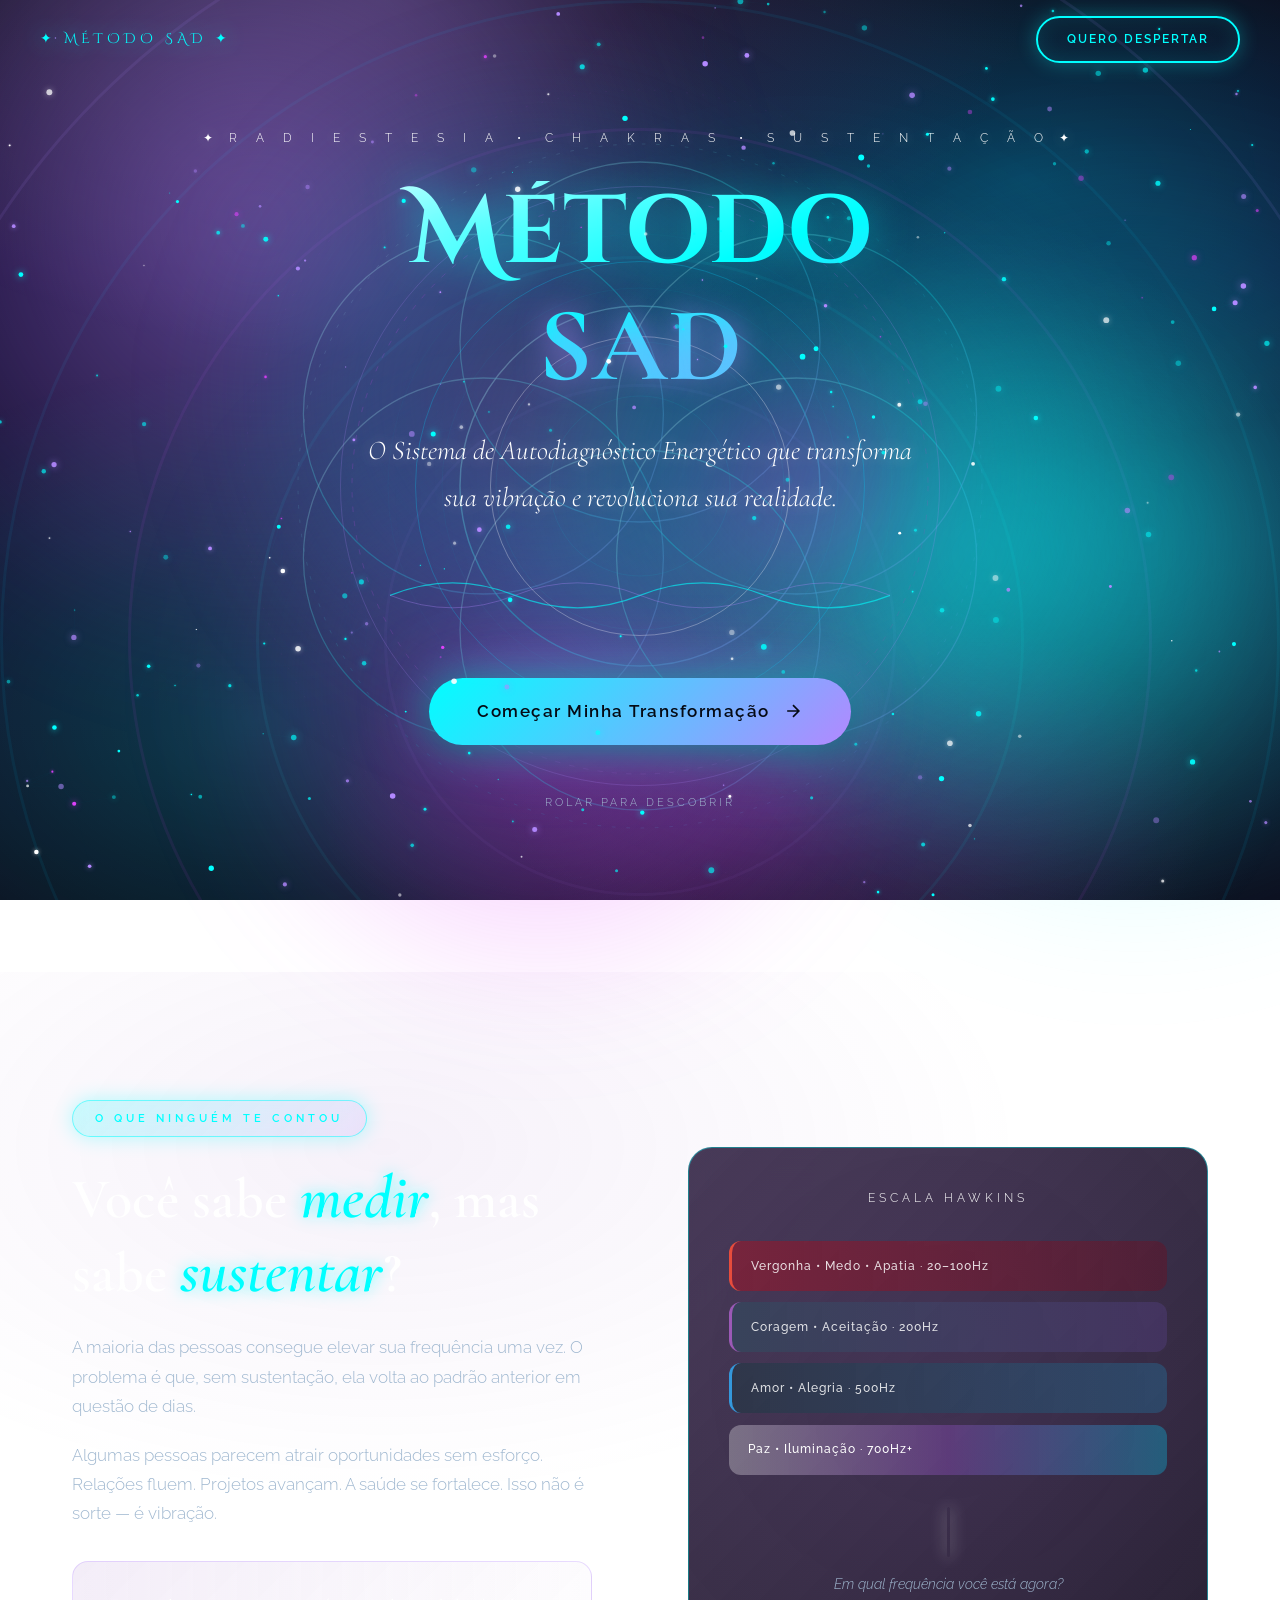
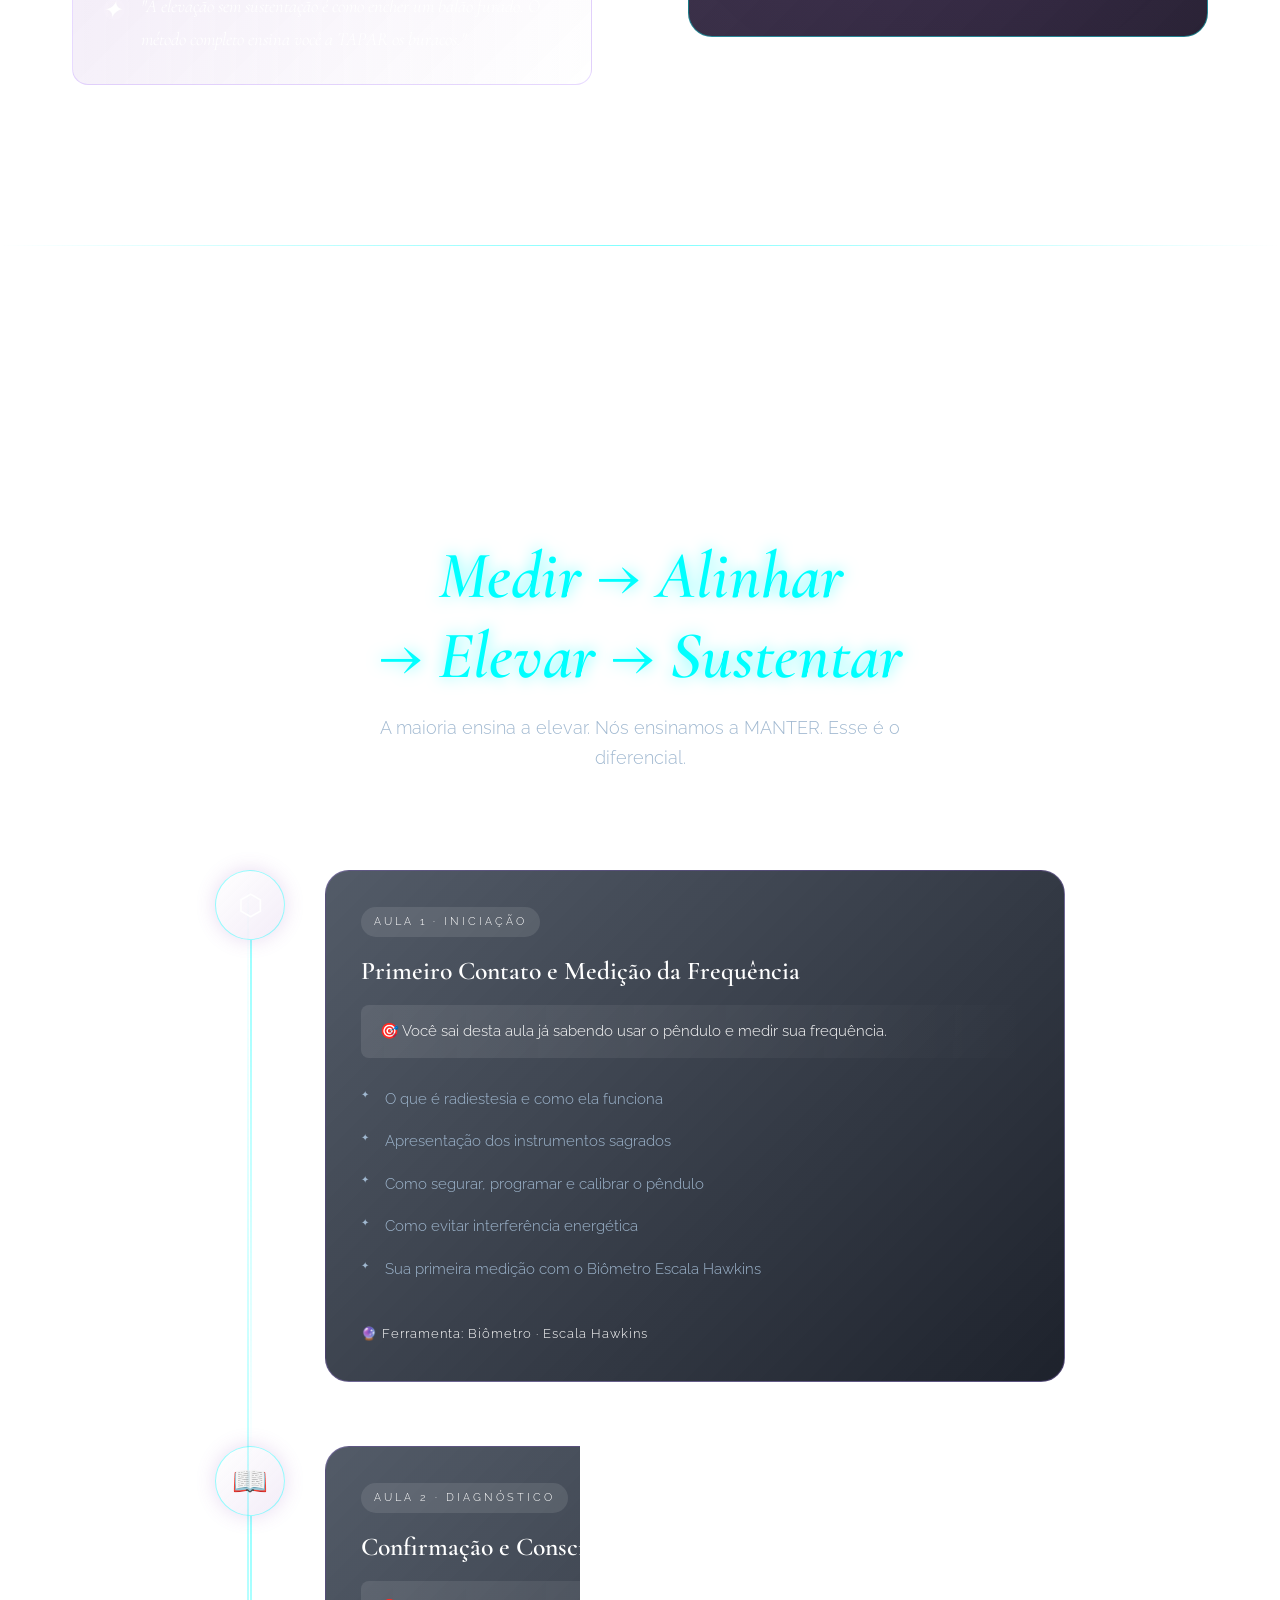
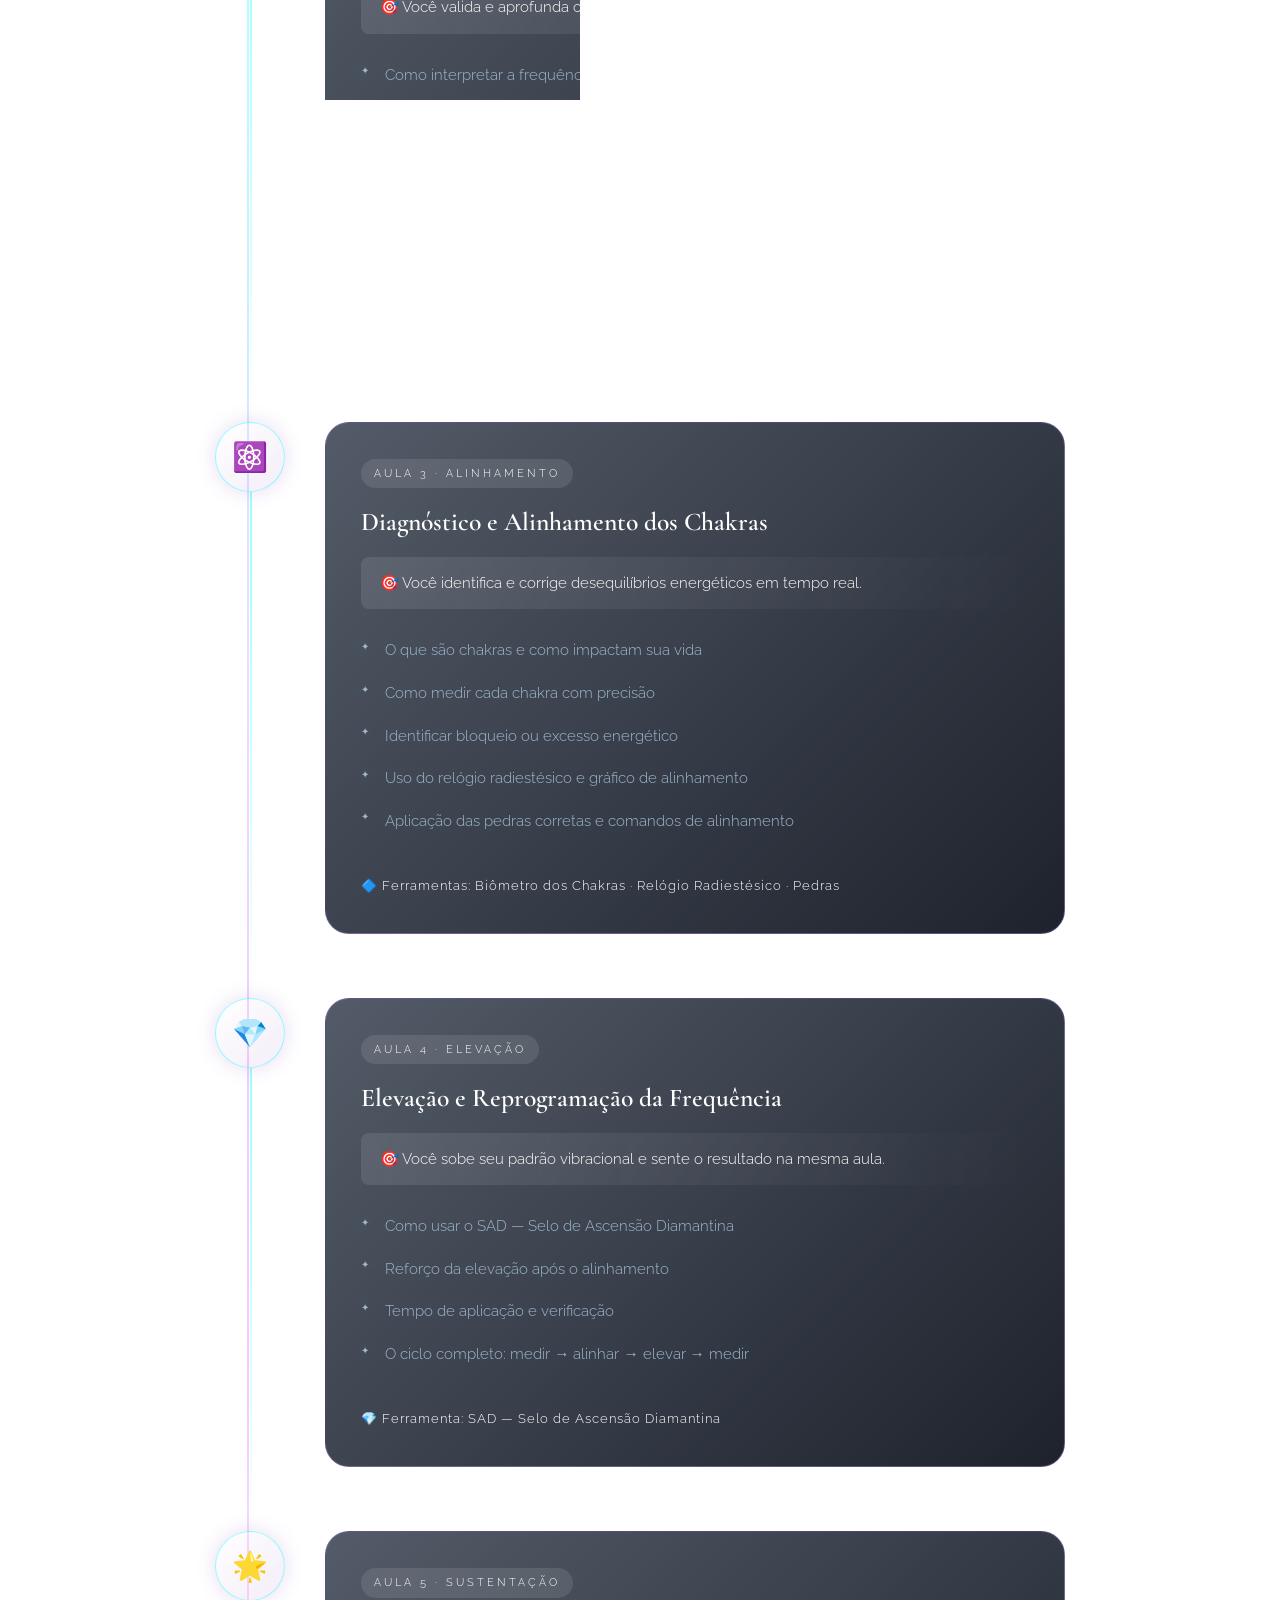
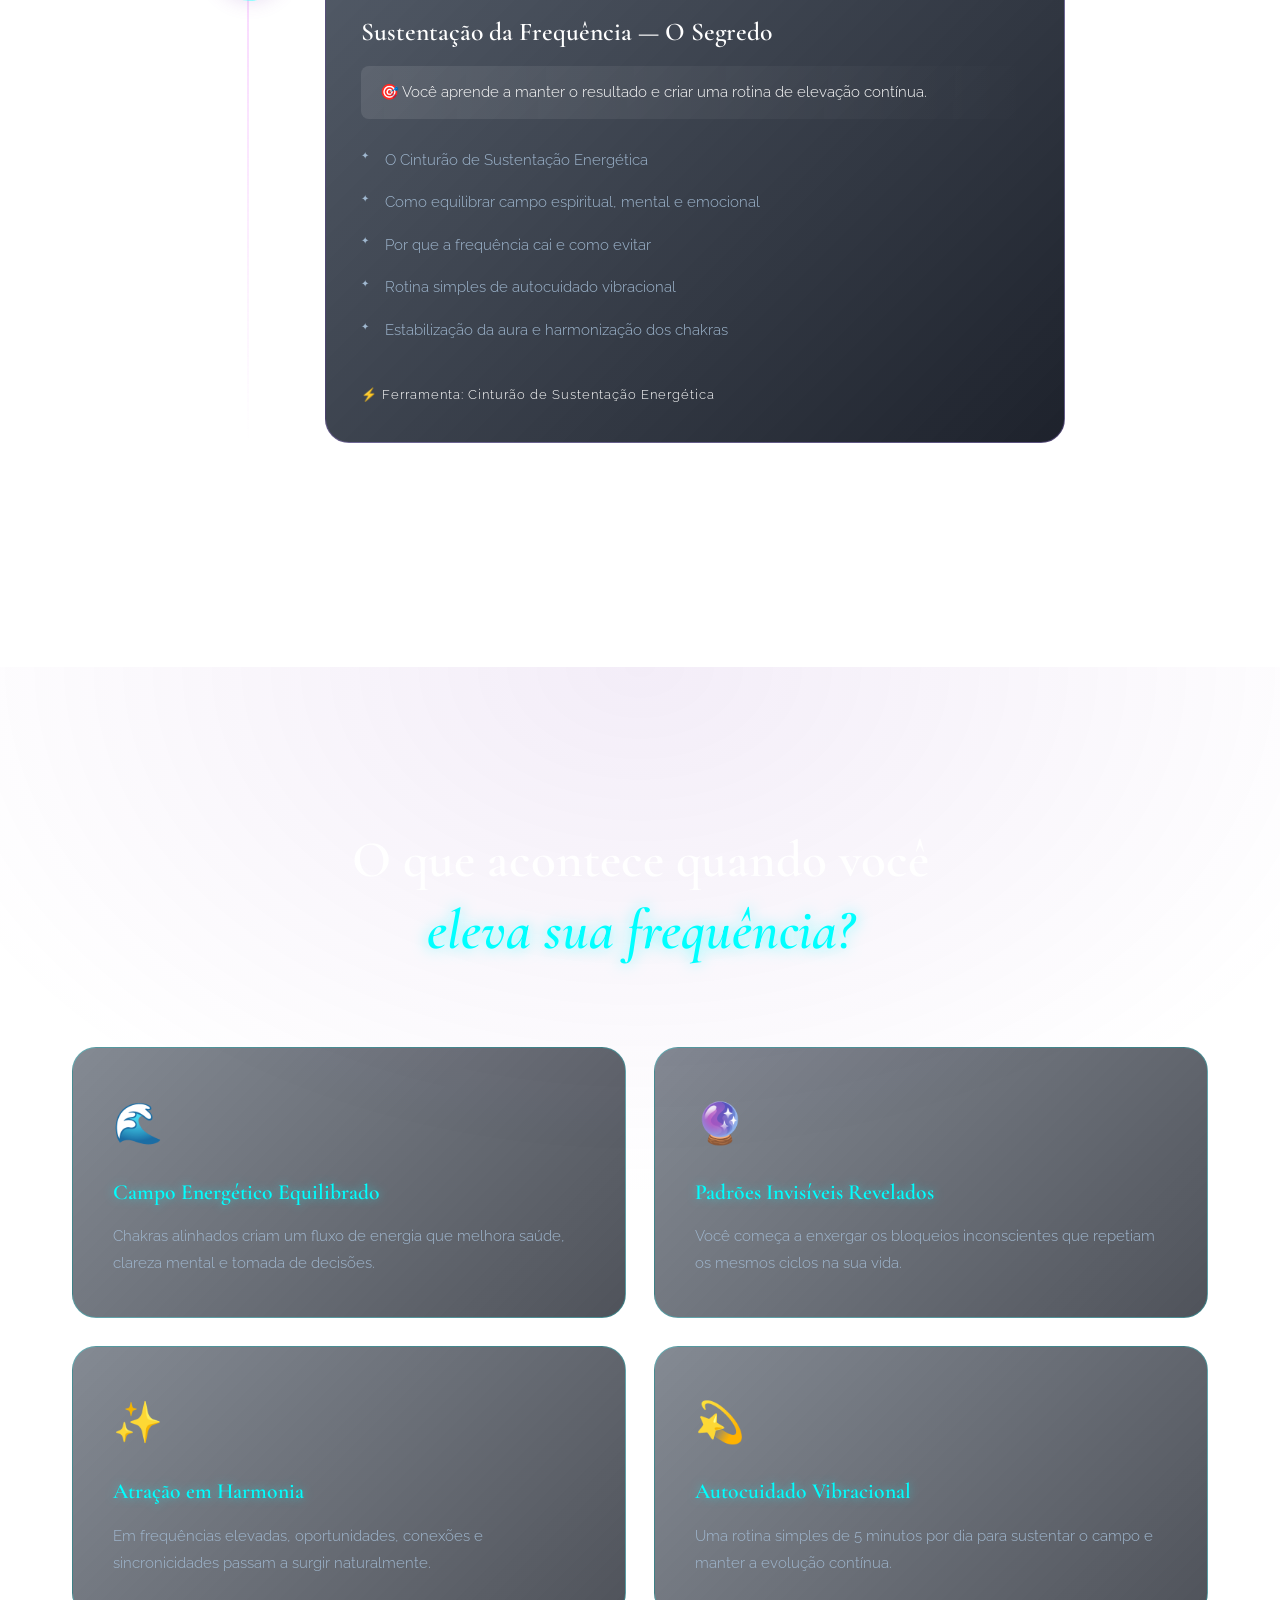
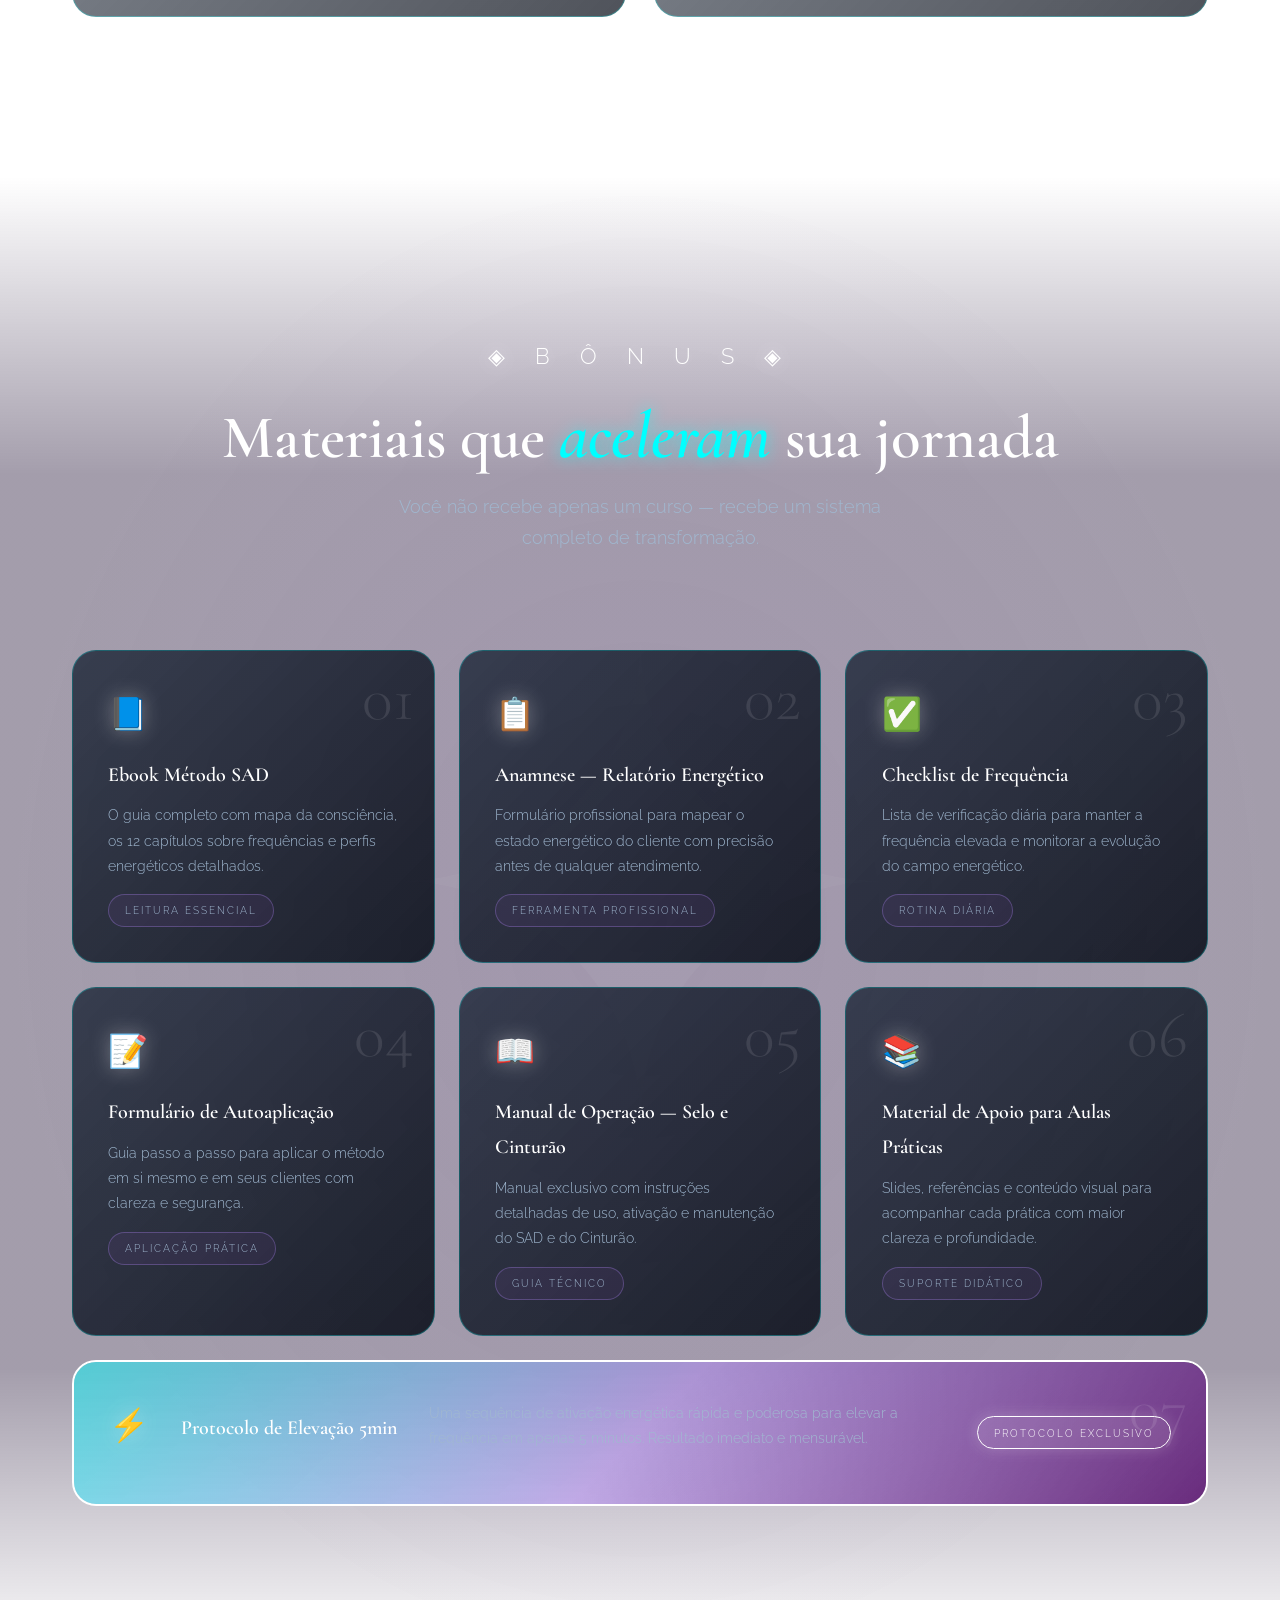
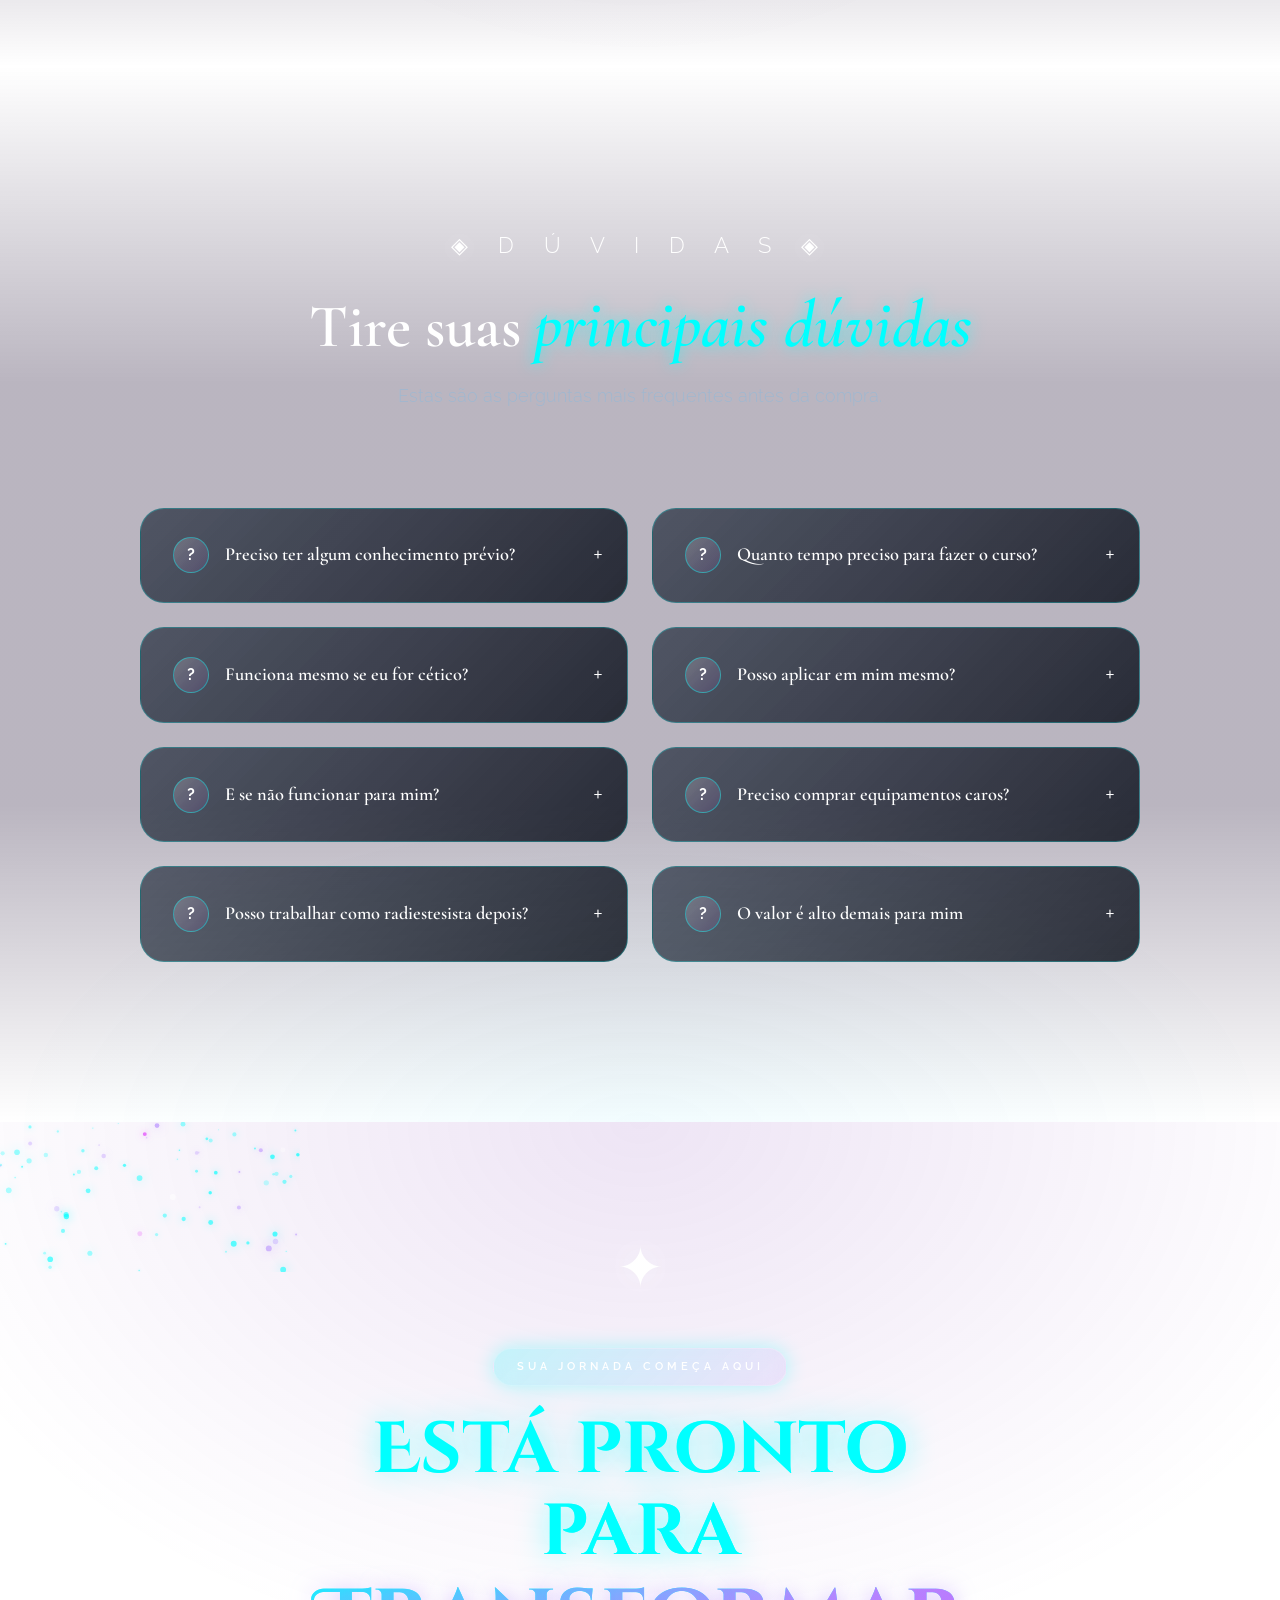
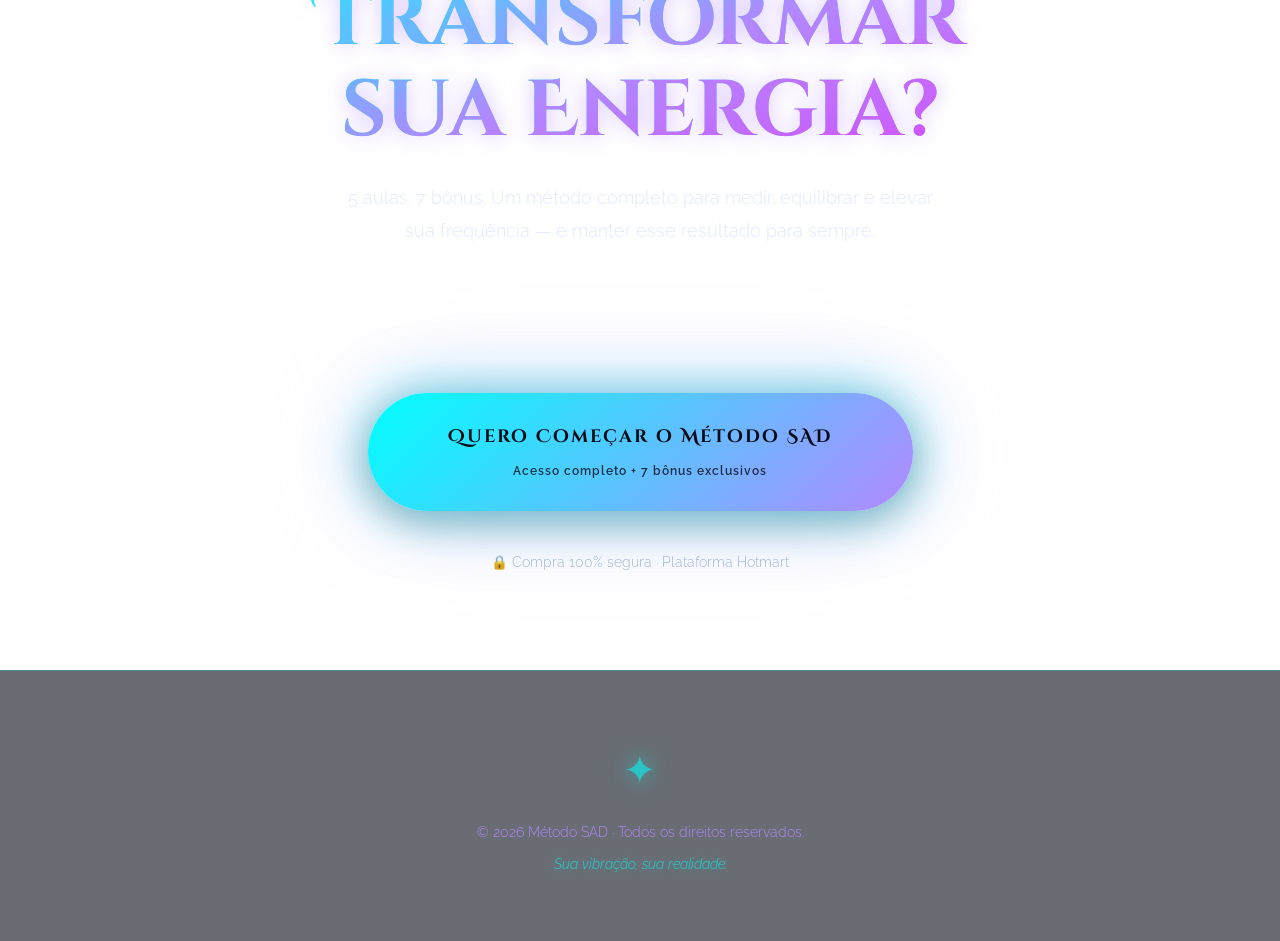
<file: index_old.html>
<!DOCTYPE html>
<html lang="pt-br">
<head>
  <meta charset="UTF-8" />
  <meta name="viewport" content="width=device-width, initial-scale=1.0" />

  <!-- SEO Básico -->
<title>Método SAD | Sistema de Autodiagnóstico Energético</title>
  <link rel="canonical" href="https://ocodigodasfrequencias.com.br/" />
  <meta name="description" content="Aprenda a medir, equilibrar e elevar sua frequência energética com radiestesia, chakras e o método vibracional mais completo do Brasil. 5 aulas + 7 bônus exclusivos." />
  <meta name="author" content="Método SAD - Sistema de Autodiagnóstico Energético" />
  <meta name="robots" content="index, follow" />
  <meta name="theme-color" content="#0a0612" />

  <!-- Open Graph -->
  <meta property="og:type" content="website" />
  <meta property="og:title" content="Método SAD | Sistema de Autodiagnóstico Energético" />
  <meta property="og:description" content="5 aulas + 7 bônus. Um método completo para medir, equilibrar e elevar sua frequência energética." />
  <meta property="og:url" content="https://ocodigodasfrequencias.com.br/" />
  <meta property="og:locale" content="pt_BR" />
  <meta property="og:site_name" content="Método SAD" />

  <!-- Twitter Card -->
  <meta name="twitter:card" content="summary_large_image" />
  <meta name="twitter:title" content="Método SAD - Sistema de Autodiagnóstico Energético" />
  <meta name="twitter:description" content="5 aulas + 7 bônus. Aprenda a medir e elevar sua frequência energética." />

  <!-- Fontes -->
  <link rel="preconnect" href="https://fonts.googleapis.com" />
  <link rel="preconnect" href="https://fonts.gstatic.com" crossorigin />
  <link rel="preload" as="style" href="https://fonts.googleapis.com/css2?family=Cinzel+Decorative:wght@400;700&family=Cormorant+Garamond:ital,wght@0,300;0,600;1,300&family=Raleway:wght@300;400;600&display=swap" />
  <link href="https://fonts.googleapis.com/css2?family=Cinzel+Decorative:wght@400;700&family=Cormorant+Garamond:ital,wght@0,300;0,600;1,300&family=Raleway:wght@300;400;600&display=swap" rel="stylesheet" />

  <link rel="stylesheet" href="style.css?v=2" />
</head>
<body>

  <!-- FUNDO CÓSMICO MÍSTICO -->
  <div class="aurora-bg">
    <div class="aurora-layer"></div>
  </div>
  
  <!-- ONDAS DE FREQUÊNCIA (como na imagem) -->
  <div class="frequency-arcs">
    <div class="arc arc-1"></div>
    <div class="arc arc-2"></div>
    <div class="arc arc-3"></div>
    <div class="arc arc-4"></div>
    <div class="arc arc-5"></div>
    <div class="arc arc-6"></div>
  </div>
  
  <!-- NEBULOSAS MÍSTICAS -->
  <div class="cosmic-nebula">
    <div class="nebula-1"></div>
    <div class="nebula-2"></div>
    <div class="nebula-3"></div>
    <div class="nebula-4"></div>
  </div>

  <!-- CANVAS FUNDO CÓSMICO -->
  <canvas id="cosmos-canvas"></canvas>

  <!-- BARRA DE NAVEGAÇÃO -->
  <nav id="navbar">
    <div class="nav-inner">
      <div class="nav-logo">✦ MÉTODO SAD ✦</div>
      <a href="#inscricao" class="nav-cta">Quero Despertar</a>
    </div>
  </nav>

  <!-- ═══════════════ HERO ═══════════════ -->
  <section id="hero">
    <!-- Orbes de energia -->
    <div class="hero-glow-orb"></div>
    <div class="hero-glow-orb"></div>
    
    <!-- Anéis de energia pulsante -->
    <div class="hero-energy-rings">
      <div class="energy-ring"></div>
      <div class="energy-ring"></div>
      <div class="energy-ring"></div>
    </div>

    <!-- Mandala - Flower of Life -->
    <div class="hero-mandala" aria-hidden="true">
      <svg viewBox="0 0 500 500" xmlns="http://www.w3.org/2000/svg">
        <!-- Círculos Flower of Life -->
        <g class="mandala-ring" style="transform-origin:250px 250px">
          <circle cx="250" cy="250" r="100" fill="none" stroke="url(#goldGrad)" stroke-width="0.8" opacity="0.6"/>
          <circle cx="250" cy="170" r="100" fill="none" stroke="url(#goldGrad)" stroke-width="0.7" opacity="0.5"/>
          <circle cx="250" cy="330" r="100" fill="none" stroke="url(#goldGrad)" stroke-width="0.7" opacity="0.5"/>
          <circle cx="163" cy="210" r="100" fill="none" stroke="url(#goldGrad)" stroke-width="0.7" opacity="0.5"/>
          <circle cx="337" cy="210" r="100" fill="none" stroke="url(#goldGrad)" stroke-width="0.7" opacity="0.5"/>
          <circle cx="163" cy="290" r="100" fill="none" stroke="url(#goldGrad)" stroke-width="0.7" opacity="0.5"/>
          <circle cx="337" cy="290" r="100" fill="none" stroke="url(#goldGrad)" stroke-width="0.7" opacity="0.5"/>
        </g>
        <g class="mandala-ring-reverse" style="transform-origin:250px 250px">
          <circle cx="250" cy="250" r="160" fill="none" stroke="url(#purpleGrad)" stroke-width="0.5" stroke-dasharray="3 5" opacity="0.5"/>
          <circle cx="250" cy="250" r="190" fill="none" stroke="url(#goldGrad)" stroke-width="0.4" stroke-dasharray="2 6" opacity="0.35"/>
          <circle cx="250" cy="250" r="220" fill="none" stroke="url(#purpleGrad)" stroke-width="0.3" stroke-dasharray="1 8" opacity="0.25"/>
        </g>
        <!-- Frequências - linhas concêntricas -->
        <g opacity="0.15">
          <circle cx="250" cy="250" r="50" fill="none" stroke="#00ffff" stroke-width="0.5"/>
          <circle cx="250" cy="250" r="80" fill="none" stroke="#00ffff" stroke-width="0.4"/>
          <circle cx="250" cy="250" r="110" fill="none" stroke="#00ffff" stroke-width="0.3"/>
          <circle cx="250" cy="250" r="140" fill="none" stroke="#00ffff" stroke-width="0.2"/>
        </g>
        <defs>
          <linearGradient id="goldGrad" x1="0%" y1="0%" x2="100%" y2="100%">
            <stop offset="0%" stop-color="#ffffff"/>
            <stop offset="50%" stop-color="#00ffff"/>
            <stop offset="100%" stop-color="#b388ff"/>
          </linearGradient>
          <linearGradient id="purpleGrad" x1="0%" y1="0%" x2="100%" y2="100%">
            <stop offset="0%" stop-color="#e040fb"/>
            <stop offset="100%" stop-color="#7b5ea7"/>
          </linearGradient>
        </defs>
      </svg>
    </div>

    <div class="hero-content">
      <p class="hero-eyebrow">
        <span>✦</span>
        <span>R A D I E S T E S I A</span>
        <span class="eyebrow-divider">•</span>
        <span>C H A K R A S</span>
        <span class="eyebrow-divider">•</span>
        <span>S U S T E N T A Ç Ã O</span>
        <span>✦</span>
      </p>
      <h1 class="hero-title">Método<br><em>SAD</em></h1>
      <p class="hero-subtitle">
        O Sistema de Autodiagnóstico Energético que transforma<br>
        sua vibração e revoluciona sua realidade.
      </p>
      <div class="hero-wave" aria-hidden="true">
        <svg viewBox="0 0 600 80" preserveAspectRatio="none">
          <path id="waveAnim1" d="M0,40 Q75,10 150,40 T300,40 T450,40 T600,40" fill="none" stroke="#00ffff" stroke-width="1.5" opacity="0.6"/>
          <path id="waveAnim2" d="M0,40 Q75,70 150,40 T300,40 T450,40 T600,40" fill="none" stroke="#b388ff" stroke-width="1" opacity="0.4"/>
        </svg>
      </div>
      <a href="#inscricao" class="btn-hero">
        <span>Começar Minha Transformação</span>
        <svg width="20" height="20" viewBox="0 0 24 24" fill="none" stroke="currentColor" stroke-width="2"><path d="M5 12h14M12 5l7 7-7 7"/></svg>
      </a>

      <div class="hero-scroll-hint">
        <span>rolar para descobrir</span>
        <div class="scroll-line"></div>
      </div>
    </div>
  </section>

  <!-- ═══════════════ DESPERTAR ═══════════════ -->
  <section id="despertar">
    <div class="container">
      <div class="awakening-grid">
        <div class="awakening-text reveal">
          <span class="label-tag">O que ninguém te contou</span>
          <h2>Você sabe <em>medir</em>, mas sabe <em>sustentar</em>?</h2>
          <p>A maioria das pessoas consegue elevar sua frequência uma vez. O problema é que, sem sustentação, ela volta ao padrão anterior em questão de dias.</p>
          <p>Algumas pessoas parecem atrair oportunidades sem esforço. Relações fluem. Projetos avançam. A saúde se fortalece. Isso não é sorte — é vibração.</p>
          <blockquote class="mystical-quote">
            <span class="quote-glyph">✦</span>
            "A elevação sem sustentação é como encher um balão furado. O método completo ensina você a TAPAR os buracos."
          </blockquote>
        </div>
        <div class="awakening-visual reveal">
          <div class="frequency-meter">
            <div class="meter-label">Escala Hawkins</div>
            <div class="meter-bars">
              <div class="bar bar-low" data-level="Vergonha • Medo • Apatia" data-hz="20–100Hz"></div>
              <div class="bar bar-mid" data-level="Coragem • Aceitação" data-hz="200Hz"></div>
              <div class="bar bar-high" data-level="Amor • Alegria" data-hz="500Hz"></div>
              <div class="bar bar-peak" data-level="Paz • Iluminação" data-hz="700Hz+"></div>
            </div>
            <div class="meter-needle" id="needle"></div>
            <p class="meter-caption">Em qual frequência você está agora?</p>
          </div>
        </div>
      </div>
    </div>
  </section>

  <!-- ═══════════════ O MÉTODO / AULAS ═══════════════ -->
  <section id="metodo">
<div class="section-header reveal">
        <span class="section-rune">☽ ✦ ☾</span>
        <h2>O Método completo:<br><em>Medir → Alinhar<br class="mobile-break"> → Elevar → Sustentar</em></h2>
        <p class="section-sub">A maioria ensina a elevar. Nós ensinamos a MANTER. Esse é o diferencial.</p>
      </div>

    <div class="container">
      <div class="journey-path">

        <div class="journey-node reveal" data-number="01">
          <div class="node-connector"></div>
          <div class="node-icon">⬡</div>
          <div class="node-content">
            <div class="node-badge">Aula 1 · Iniciação</div>
            <h3>Primeiro Contato e Medição da Frequência</h3>
            <p class="node-goal">🎯 Você sai desta aula já sabendo usar o pêndulo e medir sua frequência.</p>
            <ul class="node-list">
              <li>O que é radiestesia e como ela funciona</li>
              <li>Apresentação dos instrumentos sagrados</li>
              <li>Como segurar, programar e calibrar o pêndulo</li>
              <li>Como evitar interferência energética</li>
              <li>Sua primeira medição com o Biômetro Escala Hawkins</li>
            </ul>
            <div class="node-tool">🔮 Ferramenta: Biômetro · Escala Hawkins</div>
          </div>
        </div>

        <div class="journey-node reveal" data-number="02">
          <div class="node-connector"></div>
          <div class="node-icon">📖</div>
          <div class="node-content">
            <div class="node-badge">Aula 2 · Diagnóstico</div>
            <h3>Confirmação e Consciência da Frequência</h3>
            <p class="node-goal">🎯 Você valida e aprofunda o diagnóstico do seu estado vibracional.</p>
            <ul class="node-list">
              <li>Como interpretar a frequência encontrada</li>
              <li>Explicação das faixas vibracionais da consciência</li>
              <li>Uso do Livro Digital das Frequências</li>
              <li>Como preencher o formulário de evolução</li>
              <li>Por que registrar e acompanhar</li>
            </ul>
            <div class="node-tool">📚 Ferramenta: Ebook Método SAD</div>
          </div>
        </div>

        <div class="journey-node reveal" data-number="03">
          <div class="node-connector"></div>
          <div class="node-icon">⚛️</div>
          <div class="node-content">
            <div class="node-badge">Aula 3 · Alinhamento</div>
            <h3>Diagnóstico e Alinhamento dos Chakras</h3>
            <p class="node-goal">🎯 Você identifica e corrige desequilíbrios energéticos em tempo real.</p>
            <ul class="node-list">
              <li>O que são chakras e como impactam sua vida</li>
              <li>Como medir cada chakra com precisão</li>
              <li>Identificar bloqueio ou excesso energético</li>
              <li>Uso do relógio radiestésico e gráfico de alinhamento</li>
              <li>Aplicação das pedras corretas e comandos de alinhamento</li>
            </ul>
            <div class="node-tool">🔷 Ferramentas: Biômetro dos Chakras · Relógio Radiestésico · Pedras</div>
          </div>
        </div>

        <div class="journey-node reveal" data-number="04">
          <div class="node-connector"></div>
          <div class="node-icon">💎</div>
          <div class="node-content">
            <div class="node-badge">Aula 4 · Elevação</div>
            <h3>Elevação e Reprogramação da Frequência</h3>
            <p class="node-goal">🎯 Você sobe seu padrão vibracional e sente o resultado na mesma aula.</p>
            <ul class="node-list">
              <li>Como usar o SAD — Selo de Ascensão Diamantina</li>
              <li>Reforço da elevação após o alinhamento</li>
              <li>Tempo de aplicação e verificação</li>
              <li>O ciclo completo: medir → alinhar → elevar → medir</li>
            </ul>
            <div class="node-tool">💎 Ferramenta: SAD — Selo de Ascensão Diamantina</div>
          </div>
        </div>

        <div class="journey-node reveal" data-number="05">
          <div class="node-icon">🌟</div>
          <div class="node-content">
            <div class="node-badge">Aula 5 · Sustentação</div>
            <h3>Sustentação da Frequência — O Segredo</h3>
            <p class="node-goal">🎯 Você aprende a manter o resultado e criar uma rotina de elevação contínua.</p>
            <ul class="node-list">
              <li>O Cinturão de Sustentação Energética</li>
              <li>Como equilibrar campo espiritual, mental e emocional</li>
              <li>Por que a frequência cai e como evitar</li>
              <li>Rotina simples de autocuidado vibracional</li>
              <li>Estabilização da aura e harmonização dos chakras</li>
            </ul>
            <div class="node-tool">⚡ Ferramenta: Cinturão de Sustentação Energética</div>
          </div>
        </div>

      </div>
    </div>
  </section>

  <!-- ═══════════════ PROVA SOCIAL / TRANSFORMAÇÃO ═══════════════ -->
  <section id="transformacao">
    <div class="container">
      <div class="transform-header reveal">
        <h2>O que acontece quando você<br><em>eleva sua frequência?</em></h2>
      </div>
      <div class="transform-grid">
        <div class="transform-card reveal">
          <div class="transform-icon">🌊</div>
          <h4>Campo Energético Equilibrado</h4>
          <p>Chakras alinhados criam um fluxo de energia que melhora saúde, clareza mental e tomada de decisões.</p>
        </div>
        <div class="transform-card reveal">
          <div class="transform-icon">🔮</div>
          <h4>Padrões Invisíveis Revelados</h4>
          <p>Você começa a enxergar os bloqueios inconscientes que repetiam os mesmos ciclos na sua vida.</p>
        </div>
        <div class="transform-card reveal">
          <div class="transform-icon">✨</div>
          <h4>Atração em Harmonia</h4>
          <p>Em frequências elevadas, oportunidades, conexões e sincronicidades passam a surgir naturalmente.</p>
        </div>
        <div class="transform-card reveal">
          <div class="transform-icon">💫</div>
          <h4>Autocuidado Vibracional</h4>
          <p>Uma rotina simples de 5 minutos por dia para sustentar o campo e manter a evolução contínua.</p>
        </div>
      </div>
    </div>
  </section>

  <!-- ═══════════════ BÔNUS ═══════════════ -->
  <section id="bonus">
    <div class="bonus-header-img">
      <img src="assets/IMG Bonus.png" alt="Bônus" />
    </div>
    <div class="bonus-bg-symbol" aria-hidden="true">✦</div>
    <div class="container">
      <div class="section-header reveal">
        <span class="section-rune">◈ B Ô N U S ◈</span>
        <h2>Materiais que <em>aceleram</em> sua jornada</h2>
        <p class="section-sub">Você não recebe apenas um curso — recebe um sistema completo de transformação.</p>
      </div>
      <div class="bonus-grid">
        <div class="bonus-card reveal">
          <div class="bonus-number">01</div>
          <div class="bonus-icon">📘</div>
          <h4>Ebook Método SAD</h4>
          <p>O guia completo com mapa da consciência, os 12 capítulos sobre frequências e perfis energéticos detalhados.</p>
          <div class="bonus-tag">Leitura Essencial</div>
        </div>
        <div class="bonus-card reveal">
          <div class="bonus-number">02</div>
          <div class="bonus-icon">📋</div>
          <h4>Anamnese — Relatório Energético</h4>
          <p>Formulário profissional para mapear o estado energético do cliente com precisão antes de qualquer atendimento.</p>
          <div class="bonus-tag">Ferramenta Profissional</div>
        </div>
        <div class="bonus-card reveal">
          <div class="bonus-number">03</div>
          <div class="bonus-icon">✅</div>
          <h4>Checklist de Frequência</h4>
          <p>Lista de verificação diária para manter a frequência elevada e monitorar a evolução do campo energético.</p>
          <div class="bonus-tag">Rotina Diária</div>
        </div>
        <div class="bonus-card reveal">
          <div class="bonus-number">04</div>
          <div class="bonus-icon">📝</div>
          <h4>Formulário de Autoaplicação</h4>
          <p>Guia passo a passo para aplicar o método em si mesmo e em seus clientes com clareza e segurança.</p>
          <div class="bonus-tag">Aplicação Prática</div>
        </div>
        <div class="bonus-card reveal">
          <div class="bonus-number">05</div>
          <div class="bonus-icon">📖</div>
          <h4>Manual de Operação — Selo e Cinturão</h4>
          <p>Manual exclusivo com instruções detalhadas de uso, ativação e manutenção do SAD e do Cinturão.</p>
          <div class="bonus-tag">Guia Técnico</div>
        </div>
        <div class="bonus-card reveal">
          <div class="bonus-number">06</div>
          <div class="bonus-icon">📚</div>
          <h4>Material de Apoio para Aulas Práticas</h4>
          <p>Slides, referências e conteúdo visual para acompanhar cada prática com maior clareza e profundidade.</p>
          <div class="bonus-tag">Suporte Didático</div>
        </div>
        <div class="bonus-card reveal bonus-card-featured">
          <div class="bonus-number">07</div>
          <div class="bonus-icon">⚡</div>
          <h4>Protocolo de Elevação 5min</h4>
          <p>Uma sequência de ativação energética rápida e poderosa para elevar a frequência em apenas 5 minutos. Resultado imediato e mensurável.</p>
          <div class="bonus-tag bonus-tag-gold">Protocolo Exclusivo</div>
        </div>
      </div>
    </div>
  </section>

  <!-- ═══════════════ FAQ ═══════════════ -->
  <section id="faq">
    <div class="container">
      <div class="section-header">
        <span class="section-rune">◈ D Ú V I D A S ◈</span>
        <h2>Tire suas <em>principais dúvidas</em></h2>
        <p class="section-sub">Estas são as perguntas mais frequentes antes da compra.</p>
      </div>
      
      <div class="faq-grid">
        <div class="faq-item">
          <div class="faq-question">
            <span class="faq-icon">?</span>
            <h4>Preciso ter algum conhecimento prévio?</h4>
          </div>
          <div class="faq-answer">
            <p>Não! O curso foi desenhado do zero, do básico ao avançado. Você vai aprender desde como segurar o pêndulo corretamente até técnicas avançadas de elevação vibracional. Tudo é explicado passo a passo de forma clara e prática.</p>
          </div>
        </div>

        <div class="faq-item">
          <div class="faq-question">
            <span class="faq-icon">?</span>
            <h4>Quanto tempo preciso para fazer o curso?</h4>
          </div>
          <div class="faq-answer">
            <p>Cada aula tem aproximadamente 1h30 de conteúdo. Você pode fazer no seu ritmo, no conforto da sua casa. Muitos alunos terminam todas as aulas na primeira semana e depois revisitam quando quiserem. O acesso é vitalício!</p>
          </div>
        </div>

        <div class="faq-item">
          <div class="faq-question">
            <span class="faq-icon">?</span>
            <h4>Funciona mesmo se eu for cético?</h4>
          </div>
          <div class="faq-answer">
            <p>Funciona! O método é prático e mensurável — você mede sua frequência ANTES e DEPOIS e verifica o resultado. Não é sobre "acreditar", é sobre ver resultados concretos. Muitos alunos começaram céticos e ficaram impressionados.</p>
          </div>
        </div>

        <div class="faq-item">
          <div class="faq-question">
            <span class="faq-icon">?</span>
            <h4>Posso aplicar em mim mesmo?</h4>
          </div>
          <div class="faq-answer">
            <p>Sim! O curso ensina exatamente isso — como se auto-aplicar e também como atender clientes. Você recebe o Formulário de Autoaplicação e o Protocolo de 5min como bônus, facilitando a prática diária.</p>
          </div>
        </div>

        <div class="faq-item">
          <div class="faq-question">
            <span class="faq-icon">?</span>
            <h4>E se não funcionar para mim?</h4>
          </div>
          <div class="faq-answer">
            <p>Você tem 7 dias de garantia para experimentar todo o conteúdo. Se não sentir nenhuma diferença ou não aprender o método, é só pedir o reembolso na Hotmart. Sem perguntas, sem burocracia. Todo o risco fica comigo.</p>
          </div>
        </div>

        <div class="faq-item">
          <div class="faq-question">
            <span class="faq-icon">?</span>
            <h4>Preciso comprar equipamentos caros?</h4>
          </div>
          <div class="faq-answer">
            <p>Não! O pêndulo básico pode custar entre R$ 30 e R$ 100. O Biômetro e outros instrumentos são opcionais — o curso ensina técnicas que funcionam apenas com o pêndulo. Os bônus incluem materiais prontos para uso.</p>
          </div>
        </div>

        <div class="faq-item">
          <div class="faq-question">
            <span class="faq-icon">?</span>
            <h4>Posso trabalhar como radiestesista depois?</h4>
          </div>
          <div class="faq-answer">
            <p>Com certeza! Muitos alunos usam o método em consultório ou online. Você recebe a Anamnese Energética e o Checklist Profissional como bônus. É um diferencial enorme para terapeutas, coaches e profissionais de saúde.</p>
          </div>
        </div>

        <div class="faq-item">
          <div class="faq-question">
            <span class="faq-icon">?</span>
            <h4>O valor é alto demais para mim</h4>
          </div>
          <div class="faq-answer">
            <p>Entendo. Mas pense: quanto você gasta em tratamentos, therapies ou cursos que não funcionam? Este é um investimento que você usa para a vida toda — em você e em seus clientes. E com a garantia de 7 dias, o risco é zero.</p>
          </div>
        </div>
      </div>
    </div>
  </section>

  <!-- ═══════════════ CTA FINAL ═══════════════ -->
  <section id="inscricao">
    <canvas id="cta-particles"></canvas>
    <div class="cta-inner">
      <div class="cta-mandala-sm" aria-hidden="true">✦</div>
      <span class="label-tag label-white">Sua jornada começa aqui</span>
      <h2 class="cta-title">Está pronto para<br><em>Transformar sua Energia?</em></h2>
      <p class="cta-sub">
        5 aulas. 7 bônus. Um método completo para medir, equilibrar e elevar<br>
        sua frequência — e manter esse resultado para sempre.
      </p>

      <div class="cta-features">
        <span>✦ Acesso Imediato</span>
        <span>✦ Material Completo</span>
        <span>✦ Suporte Exclusivo</span>
      </div>

      <a href="#" class="btn-cta" id="main-cta">
        <span class="btn-cta-text">Quero Começar o Método SAD</span>
        <span class="btn-cta-sub">Acesso completo + 7 bônus exclusivos</span>
      </a>

      <p class="cta-guarantee">🔒 Compra 100% segura · Plataforma Hotmart</p>
    </div>
  </section>

  <!-- FOOTER -->
  <footer>
    <div class="footer-symbol">✦</div>
    <p>© <span id="year"></span> Método SAD · Todos os direitos reservados.</p>
    <p class="footer-tagline">Sua vibração, sua realidade.</p>
  </footer>

  <script src="script.js?v=2"></script>
</body>
</html>
</file>
<file: style.css>
/* ══════════════════════════════════════════
   MÉTODO SAD — Design Cósmico Místico Intensivo
   Base: Flower of Life + Frequências + Cosmos
   ══════════════════════════════════════════ */

:root {
  --cosmos-deep: #050a15;
  --cosmos-mid: #0a1628;
  --cosmos-light: #0f2240;
  --purple-mystic: #4a1a6b;
  --purple-nebula: #7b5ea7;
  --purple-glow: #9b7dcf;
  --blue-deep: #0a2a4a;
  --blue-cosmic: #00a8cc;
  --cyan-neon: #00ffff;
  --cyan-glow: rgba(0, 255, 255, 0.6);
  --cyan-light: #5bc0de;
  --lilac-neon: #b388ff;
  --lilac-glow: rgba(179, 136, 255, 0.7);
  --pink-neon: #e040fb;
  --white-neon: #ffffff;
  --gold-glow: rgba(255, 255, 255, 0.5);
  --text-white: #ffffff;
  --text-light: #e0e7ff;
  --text-muted: #a0b8d0;
  --border-glow: rgba(0, 255, 255, 0.5);
  --transition-smooth: all 0.5s cubic-bezier(0.16, 1, 0.3, 1);
  --radius-card: 24px;
}

*, *::before, *::after { box-sizing: border-box; margin: 0; padding: 0; }

html { scroll-behavior: smooth; overflow-x: hidden; }

body {
  max-width: 100vw;
  overflow-x: hidden;
  background: radial-gradient(ellipse at center, #0a1628 0%, #050a15 50%, #020408 100%);
  background-attachment: fixed;
  color: var(--text-white);
  font-family: 'Raleway', sans-serif;
  font-weight: 300;
  line-height: 1.75;
  overflow-x: hidden;
  min-height: 100vh;
}

*, *::before, *::after { box-sizing: border-box; margin: 0; padding: 0; }

html { scroll-behavior: smooth; overflow-x: hidden; }

body {
  max-width: 100vw;
  overflow-x: hidden;
  background: linear-gradient(135deg, #1a1335 0%, #2d1f5e 40%, #1a1335 70%, #251845 100%);
  background-attachment: fixed;
  color: var(--text-white);
  font-family: 'Raleway', sans-serif;
  font-weight: 300;
  line-height: 1.75;
  overflow-x: hidden;
  min-height: 100vh;
}

*, *::before, *::after { box-sizing: border-box; margin: 0; padding: 0; }

html { scroll-behavior: smooth; overflow-x: hidden; }

body {
  max-width: 100vw;
  overflow-x: hidden;
  background: linear-gradient(180deg, #0d0a1a 0%, #12082d 30%, #151030 60%, #0d0a1a 100%);
  background-attachment: fixed;
  color: var(--text-white);
  font-family: 'Raleway', sans-serif;
  font-weight: 300;
  line-height: 1.75;
  overflow-x: hidden;
  min-height: 100vh;
}

/* ── FUNDO CÓSMICO VIBRANTE ── */
.aurora-bg {
  position: fixed;
  inset: 0;
  z-index: 0;
  pointer-events: none;
  opacity: 1;
}

.aurora-layer {
  position: absolute;
  inset: 0;
  background: 
    radial-gradient(ellipse 100% 80% at 30% 0%, rgba(123, 94, 167, 0.4) 0%, transparent 50%),
    radial-gradient(ellipse 80% 60% at 80% 20%, rgba(0, 168, 204, 0.35) 0%, transparent 50%),
    radial-gradient(ellipse 70% 50% at 60% 90%, rgba(224, 64, 251, 0.25) 0%, transparent 50%),
    radial-gradient(ellipse 100% 100% at 20% 80%, rgba(0, 255, 255, 0.2) 0%, transparent 40%),
    radial-gradient(circle at 70% 70%, rgba(91, 192, 222, 0.25) 0%, transparent 40%);
  animation: cosmicShift 8s ease-in-out infinite;
}

@keyframes cosmicShift {
  0%, 100% { opacity: 0.9; }
  50% { opacity: 1; }
}

/* Frequências - Ondas Circulares como na imagem */
.frequency-arcs {
  position: fixed;
  inset: 0;
  pointer-events: none;
  z-index: 1;
  overflow: hidden;
}

.arc {
  position: absolute;
  border-radius: 50%;
  border-style: solid;
  opacity: 0.5;
  animation: arcRotate 30s linear infinite;
}

.arc-1 {
  width: 150vmax;
  height: 150vmax;
  top: -25vmax;
  left: -25vmax;
  border-color: rgba(0, 255, 255, 0.15);
  animation-duration: 50s;
}

.arc-2 {
  width: 120vmax;
  height: 120vmax;
  top: -10vmax;
  left: -10vmax;
  border-color: rgba(179, 136, 255, 0.2);
  animation-duration: 45s;
  animation-direction: reverse;
}

.arc-3 {
  width: 100vmax;
  height: 100vmax;
  top: 0;
  left: 0;
  border-color: rgba(0, 168, 204, 0.18);
  animation-duration: 40s;
}

.arc-4 {
  width: 80vmax;
  height: 80vmax;
  top: 10vmax;
  left: 10vmax;
  border-color: rgba(224, 64, 251, 0.15);
  animation-duration: 35s;
  animation-direction: reverse;
}

.arc-5 {
  width: 60vmax;
  height: 60vmax;
  top: 20vmax;
  left: 20vmax;
  border-color: rgba(0, 255, 255, 0.12);
  animation-duration: 30s;
}

.arc-6 {
  width: 40vmax;
  height: 40vmax;
  top: 30vmax;
  left: 30vmax;
  border-color: rgba(179, 136, 255, 0.1);
  animation-duration: 25s;
}

@keyframes arcRotate {
  from { transform: rotate(0deg); }
  to { transform: rotate(360deg); }
}

/* Estrelas cósmicas */
.cosmic-stars {
  position: fixed;
  inset: 0;
  pointer-events: none;
  z-index: 2;
}

.star {
  position: absolute;
  background: #fff;
  border-radius: 50%;
  animation: starTwinkle 3s ease-in-out infinite;
}

.star.small {
  width: 2px;
  height: 2px;
  box-shadow: 0 0 6px rgba(0, 255, 255, 0.8);
}

.star.medium {
  width: 3px;
  height: 3px;
  box-shadow: 0 0 10px rgba(179, 136, 255, 0.9), 0 0 20px rgba(179, 136, 255, 0.5);
}

.star.large {
  width: 5px;
  height: 5px;
  box-shadow: 0 0 15px rgba(0, 255, 255, 1), 0 0 30px rgba(0, 255, 255, 0.7), 0 0 45px rgba(179, 136, 255, 0.5);
}

@keyframes starTwinkle {
  0%, 100% { opacity: 0.5; transform: scale(1); box-shadow: 0 0 10px rgba(0, 255, 255, 0.8), 0 0 20px rgba(0, 255, 255, 0.4); }
  50% { opacity: 1; transform: scale(1.4); box-shadow: 0 0 20px rgba(0, 255, 255, 1), 0 0 40px rgba(0, 255, 255, 0.8), 0 0 60px rgba(179, 136, 255, 0.6); }
}

/* Nebulosas místicas intensas */
.cosmic-nebula {
  position: fixed;
  inset: 0;
  pointer-events: none;
  z-index: 2;
}

.nebula-1 {
  position: absolute;
  width: 900px;
  height: 900px;
  background: radial-gradient(ellipse, rgba(179, 136, 255, 0.5) 0%, transparent 70%);
  top: -25%;
  left: -15%;
  filter: blur(60px);
  animation: nebulaFloat 12s ease-in-out infinite;
}

.nebula-2 {
  position: absolute;
  width: 800px;
  height: 800px;
  background: radial-gradient(ellipse, rgba(0, 255, 255, 0.45) 0%, transparent 70%);
  top: 15%;
  right: -20%;
  filter: blur(70px);
  animation: nebulaFloat 15s ease-in-out infinite reverse;
}

.nebula-3 {
  position: absolute;
  width: 700px;
  height: 700px;
  background: radial-gradient(ellipse, rgba(224, 64, 251, 0.4) 0%, transparent 70%);
  bottom: -15%;
  left: 15%;
  filter: blur(55px);
  animation: nebulaFloat 14s ease-in-out infinite 5s;
}

.nebula-4 {
  position: absolute;
  width: 600px;
  height: 600px;
  background: radial-gradient(ellipse, rgba(0, 255, 255, 0.35) 0%, transparent 70%);
  bottom: 5%;
  right: 0;
  filter: blur(50px);
  animation: nebulaFloat 18s ease-in-out infinite 3s;
}

@keyframes nebulaFloat {
  0%, 100% { transform: translate(0, 0) scale(1); opacity: 0.9; }
  33% { transform: translate(60px, -50px) scale(1.15); opacity: 1; }
  66% { transform: translate(-50px, 60px) scale(0.95); opacity: 1; }
}

/* ── CANVAS FUNDO CÓSMICO COM ONDAS DE FREQUÊNCIA ── */
#cosmos-canvas {
  position: fixed;
  inset: 0;
  z-index: 999;
  pointer-events: none;
  opacity: 1;
}

/* Efeitos de intensidade ao rolar */
.frequency-arcs .arc {
  transition: opacity 0.5s ease;
}

.cosmic-nebula .nebula-1,
.cosmic-nebula .nebula-2,
.cosmic-nebula .nebula-3,
.cosmic-nebula .nebula-4 {
  transition: opacity 0.5s ease;
}
.container { max-width: 1200px; margin: 0 auto; padding: 0 2rem; }

em { font-style: italic; color: #00ffff; font-family: 'Cormorant Garamond', serif; font-size: 1.1em; text-shadow: 0 0 15px rgba(0, 255, 255, 0.6); }

.label-tag {
  display: inline-block;
  font-size: 0.7rem;
  font-weight: 600;
  letter-spacing: 4px;
  text-transform: uppercase;
  color: #00ffff;
  background: linear-gradient(135deg, rgba(0, 255, 255, 0.2), rgba(179, 136, 255, 0.15));
  border: 1px solid rgba(0, 255, 255, 0.5);
  padding: 0.5rem 1.4rem;
  border-radius: 50px;
  margin-bottom: 1.5rem;
  backdrop-filter: blur(10px);
  box-shadow: 0 0 20px rgba(0, 255, 255, 0.3);
}
.label-white { color: var(--text-white); border-color: rgba(255,255,255,0.2); }

/* ── REVEAL ANIMATION ── */
.reveal {
  opacity: 0;
  transform: translateY(50px);
  transition: opacity 0.8s ease, transform 0.8s ease;
}
.reveal.visible { opacity: 1; transform: translateY(0); }

/* ══ NAVBAR ══ */
#navbar {
  position: fixed;
  top: 0; left: 0; right: 0;
  z-index: 1000;
  padding: 1rem 2rem;
  transition: all 0.4s ease;
}
#navbar.scrolled {
  background: rgba(5, 10, 21, 0.95);
  backdrop-filter: blur(20px);
  border-bottom: 1px solid rgba(0, 255, 255, 0.3);
  padding: 0.6rem 2rem;
}
.nav-inner {
  max-width: 1200px; margin: 0 auto;
  display: flex; align-items: center; justify-content: space-between;
}
.nav-logo {
  font-family: 'Cinzel Decorative', cursive;
  font-size: 0.85rem;
  letter-spacing: 4px;
  color: #00ffff;
  text-shadow: 0 0 20px rgba(0, 255, 255, 0.8), 0 0 40px rgba(0, 255, 255, 0.4);
}
.nav-cta {
  font-size: 0.75rem;
  font-weight: 600;
  letter-spacing: 2px;
  text-transform: uppercase;
  color: #00ffff;
  background: transparent;
  border: 2px solid #00ffff;
  padding: 0.7rem 1.8rem;
  border-radius: 50px;
  text-decoration: none;
  transition: var(--transition-smooth);
  box-shadow: 0 0 20px rgba(0, 255, 255, 0.3), inset 0 0 20px rgba(0, 255, 255, 0.1);
  position: relative;
  overflow: hidden;
}
.nav-cta::before {
  content: '';
  position: absolute;
  inset: 0;
  background: linear-gradient(135deg, rgba(0, 255, 255, 0.2), rgba(179, 136, 255, 0.1));
  opacity: 0;
  transition: opacity 0.3s ease;
}
.nav-cta:hover {
  transform: translateY(-3px) scale(1.02);
  border-color: #b388ff;
  box-shadow: 0 0 30px rgba(0, 255, 255, 0.5), 0 0 50px rgba(179, 136, 255, 0.4), inset 0 0 30px rgba(179, 136, 255, 0.15);
  color: #b388ff;
}
.nav-cta:hover::before {
  opacity: 1;
}

/* ══ HERO ══ */
#hero {
  position: relative;
  min-height: 100vh;
  display: flex;
  flex-direction: column;
  align-items: center;
  justify-content: center;
  text-align: center;
  padding: 8rem 2rem 6rem;
  z-index: 2;
  overflow: hidden;
  background: transparent;
}

.hero-glow-orb {
  position: absolute;
  width: 700px;
  height: 700px;
  border-radius: 50%;
  background: radial-gradient(circle, rgba(123, 94, 167, 0.4) 0%, rgba(0, 168, 204, 0.25) 30%, transparent 70%);
  filter: blur(50px);
  animation: orbFloat 6s ease-in-out infinite;
  pointer-events: none;
}
.hero-glow-orb:nth-child(1) { top: 5%; left: 15%; animation-delay: 0s; }
.hero-glow-orb:nth-child(2) { bottom: 15%; right: 10%; animation-delay: -3s; background: radial-gradient(circle, rgba(224, 64, 251, 0.35) 0%, rgba(0, 255, 255, 0.2) 30%, transparent 70%); }

@keyframes orbFloat {
  0%, 100% { transform: translateY(0) scale(1); opacity: 0.6; }
  50% { transform: translateY(-30px) scale(1.1); opacity: 1; }
}

.hero-mandala {
  position: absolute;
  inset: 0;
  display: flex;
  align-items: center;
  justify-content: center;
  pointer-events: none;
}
.hero-mandala svg {
  width: min(90vw, 900px);
  height: min(90vw, 900px);
  opacity: 0.45;
  animation: mandalaPulse 6s ease-in-out infinite;
}

@keyframes mandalaPulse {
  0%, 100% { transform: scale(1) rotate(0deg); opacity: 0.45; }
  50% { transform: scale(1.1) rotate(12deg); opacity: 0.7; }
}

@keyframes mandalaRotate { to { transform: rotate(360deg); } }
@keyframes mandalaRotateRev { to { transform: rotate(-360deg); } }
.mandala-ring { animation: mandalaRotate 80s linear infinite; transform-origin: 200px 200px; }
.mandala-ring-reverse { animation: mandalaRotateRev 60s linear infinite; transform-origin: 200px 200px; }

.hero-content { position: relative; z-index: 3; max-width: 900px; }

.hero-eyebrow {
  font-size: 0.75rem;
  letter-spacing: 8px;
  color: var(--gold-mid);
  margin-bottom: 2rem;
  opacity: 0.9;
  text-shadow: 0 0 15px rgba(255, 255, 255, 0.4);
  animation: fadeUp 1s ease-out both;
  display: flex;
  justify-content: center;
  align-items: center;
  flex-wrap: wrap;
  gap: 0.5rem;
}
.hero-eyebrow span {
  display: inline-block;
}
.eyebrow-divider {
  margin: 0 0.5rem;
}
.hero-title {
  font-family: 'Cinzel Decorative', cursive;
  font-size: clamp(3rem, 8vw, 6rem);
  line-height: 1.1;
  margin-bottom: 1.5rem;
  background: linear-gradient(160deg, #ffffff 0%, #00ffff 25%, #b388ff 50%, #e040fb 75%, #00ffff 100%);
  background-size: 200% 200%;
  -webkit-background-clip: text;
  background-clip: text;
  -webkit-text-fill-color: transparent;
  animation: gradientText 4s ease infinite, fadeUp 1.2s ease-out 0.2s both;
  text-shadow: 0 0 40px rgba(0, 255, 255, 0.5);
}
@keyframes gradientText {
  0%, 100% { background-position: 0% 50%; }
  50% { background-position: 100% 50%; }
}
.hero-title em { display: block; font-style: normal; -webkit-text-fill-color: transparent; text-shadow: 0 0 30px rgba(179, 136, 255, 0.8); }

.hero-subtitle {
  font-family: 'Cormorant Garamond', serif;
  font-size: clamp(1.2rem, 2.8vw, 1.7rem);
  font-style: italic;
  color: #ffffff;
  margin-bottom: 2.5rem;
  animation: fadeUp 1.4s ease-out 0.4s both;
  text-shadow: 0 0 15px rgba(255, 255, 255, 0.4);
}

.hero-energy-rings {
  position: absolute;
  inset: 0;
  display: flex;
  align-items: center;
  justify-content: center;
  pointer-events: none;
  z-index: 1;
}
.energy-ring {
  position: absolute;
  border: 1px solid rgba(255, 255, 255, 0.3);
  border-radius: 50%;
  animation: energyExpand 4s ease-out infinite;
}
.energy-ring:nth-child(1) { width: 300px; height: 300px; animation-delay: 0s; }
.energy-ring:nth-child(2) { width: 450px; height: 450px; animation-delay: 1s; border-color: rgba(0, 212, 255, 0.25); }
.energy-ring:nth-child(3) { width: 600px; height: 600px; animation-delay: 2s; border-color: rgba(179, 136, 255, 0.2); }

@keyframes energyExpand {
  0% { transform: scale(0.8); opacity: 0; }
  50% { opacity: 0.5; }
  100% { transform: scale(1.2); opacity: 0; }
}

.hero-wave {
  margin: 0 auto 2.5rem;
  max-width: 500px;
  animation: fadeUp 1.6s ease-out 0.6s both;
}
.hero-wave svg { width: 100%; overflow: visible; }
#waveAnim1 { animation: waveFloat 4s ease-in-out infinite; }
#waveAnim2 { animation: waveFloat 5s ease-in-out infinite 0.5s; }

@keyframes waveFloat {
  0%, 100% { transform: translateY(0) scaleY(1); }
  50% { transform: translateY(-8px) scaleY(0.85); }
}

.btn-hero {
  display: inline-flex;
  align-items: center;
  gap: 0.8rem;
  padding: 1.2rem 3rem;
  background: linear-gradient(135deg, #00ffff, #b388ff);
  color: #050a15;
  font-weight: 600;
  font-size: 1.05rem;
  letter-spacing: 1.5px;
  text-decoration: none;
  border-radius: 60px;
  box-shadow: 0 0 40px rgba(0, 255, 255, 0.5), 0 0 80px rgba(179, 136, 255, 0.3), 0 4px 30px rgba(0,0,0,0.5);
  transition: var(--transition-smooth);
  animation: fadeUp 1.8s ease-out 0.8s both, btnGlow 2s ease-in-out 2s infinite;
  position: relative;
  overflow: hidden;
}
.btn-hero::before {
  content: '';
  position: absolute;
  inset: 0;
  background: linear-gradient(90deg, transparent, rgba(255,255,255,0.4), transparent);
  transform: translateX(-100%);
  animation: btnShine 2.5s ease-in-out infinite;
}
@keyframes btnShine {
  0%, 100% { transform: translateX(-100%); }
  50% { transform: translateX(100%); }
}
@keyframes btnGlow {
  0%, 100% { box-shadow: 0 0 40px rgba(0, 255, 255, 0.5), 0 0 60px rgba(179, 136, 255, 0.3); }
  50% { box-shadow: 0 0 60px rgba(0, 255, 255, 0.8), 0 0 100px rgba(179, 136, 255, 0.5), 0 0 150px rgba(224, 64, 251, 0.3); }
}
.btn-hero:hover { 
  transform: translateY(-5px) scale(1.03); 
  box-shadow: 0 0 80px rgba(0, 255, 255, 0.7), 0 0 120px rgba(179, 136, 255, 0.5), 0 8px 40px rgba(0,0,0,0.5); 
}

@keyframes fadeUp {
  from { opacity: 0; transform: translateY(30px); }
  to { opacity: 1; transform: translateY(0); }
}

.hero-scroll-hint {
  display: flex;
  flex-direction: column;
  align-items: center;
  gap: 0.8rem;
  margin-top: 3rem;
  color: var(--text-muted);
  font-size: 0.7rem;
  letter-spacing: 3px;
  text-transform: uppercase;
  opacity: 0.7;
  z-index: 100;
  animation: fadeUp 2s ease-out 1s both;
}
.scroll-line {
  width: 1px;
  height: 50px;
  background: linear-gradient(to bottom, var(--gold-mid), transparent);
  animation: scrollPulse 2s ease-in-out infinite;
}
@keyframes scrollPulse { 0%,100%{height:50px;opacity:0.6}50%{height:30px;opacity:1} }

/* ══ DESPERTAR ══ */
#despertar {
  position: relative;
  padding: 8rem 0 10rem;
  z-index: 10;
  background: transparent;
}
#despertar::before {
  content: '';
  position: absolute;
  inset: 0;
  background: radial-gradient(ellipse 100% 80% at 30% 20%, rgba(139, 77, 186, 0.08) 0%, transparent 50%);
  pointer-events: none;
}
.awakening-grid {
  display: grid;
  grid-template-columns: 1fr 1fr;
  gap: 6rem;
  align-items: center;
}
.awakening-text h2 {
  font-family: 'Cormorant Garamond', serif;
  font-size: clamp(2.2rem, 4.5vw, 3.5rem);
  font-weight: 600;
  line-height: 1.2;
  margin-bottom: 1.5rem;
  color: var(--text-white);
}
.awakening-text h2 em {
  background: linear-gradient(135deg, var(--gold-light), var(--purple-light));
  -webkit-background-clip: text;
  background-clip: text;
}
.awakening-text p { color: var(--text-muted); margin-bottom: 1.2rem; font-size: 1.05rem; }
.mystical-quote {
  margin-top: 2rem;
  padding: 1.8rem;
  background: linear-gradient(135deg, rgba(139, 77, 186, 0.1), rgba(255, 255, 255, 0.05));
  border: 1px solid rgba(179, 136, 255, 0.3);
  border-radius: 16px;
  display: flex;
  gap: 1.2rem;
  align-items: flex-start;
  font-family: 'Cormorant Garamond', serif;
  font-style: italic;
  font-size: 1.15rem;
  color: var(--text-white);
  position: relative;
  overflow: hidden;
}
.mystical-quote::before {
  content: '';
  position: absolute;
  inset: 0;
  background: linear-gradient(90deg, transparent, rgba(255, 255, 255, 0.05), transparent);
  animation: quoteShine 4s ease-in-out infinite;
}
@keyframes quoteShine {
  0%, 100% { transform: translateX(-100%); }
  50% { transform: translateX(100%); }
}
.quote-glyph { 
  color: var(--gold-mid); 
  flex-shrink: 0; 
  font-size: 1.5rem;
  text-shadow: 0 0 15px rgba(255, 255, 255, 0.5);
}

/* ── Frequency Meter ── */
.frequency-meter {
  background: linear-gradient(135deg, rgba(26, 10, 46, 0.8), rgba(18, 10, 31, 0.9));
  border: 1px solid rgba(0, 255, 255, 0.4);
  border-radius: 24px;
  padding: 2.5rem;
  text-align: center;
  backdrop-filter: blur(20px);
  position: relative;
  overflow: hidden;
}
.frequency-meter::before {
  content: '';
  position: absolute;
  top: -50%;
  left: -50%;
  width: 200%;
  height: 200%;
  background: radial-gradient(circle, rgba(139, 77, 186, 0.1) 0%, transparent 50%);
  animation: meterRotate 20s linear infinite;
}
@keyframes meterRotate { to { transform: rotate(360deg); } }

.meter-label {
  font-size: 0.75rem;
  letter-spacing: 4px;
  text-transform: uppercase;
  color: var(--gold-mid);
  margin-bottom: 2rem;
  position: relative;
  z-index: 1;
}
.meter-bars {
  display: flex;
  flex-direction: column;
  gap: 0.7rem;
  margin-bottom: 2rem;
  position: relative;
  z-index: 1;
}
.bar {
  height: 50px;
  border-radius: 12px;
  position: relative;
  display: flex;
  align-items: center;
  padding: 0 1.2rem;
  font-size: 0.75rem;
  letter-spacing: 1px;
  color: rgba(255,255,255,0.85);
  overflow: hidden;
  cursor: default;
  transition: all 0.4s ease;
}
.bar::before {
  content: attr(data-level) ' · ' attr(data-hz);
  position: relative;
  z-index: 1;
  white-space: nowrap;
  font-weight: 500;
}
.bar::after {
  content: '';
  position: absolute;
  inset: 0;
  opacity: 0;
  transition: opacity 0.4s;
}
.bar:hover { transform: scale(1.02); box-shadow: 0 5px 30px rgba(0,0,0,0.3); }
.bar:hover::after { opacity: 1; }

.bar-low { 
  background: linear-gradient(90deg, rgba(139, 28, 50, 0.7), rgba(100, 20, 40, 0.5));
  border-left: 3px solid #e74c3c;
}
.bar-mid { 
  background: linear-gradient(90deg, rgba(52, 73, 94, 0.7), rgba(80, 60, 120, 0.5));
  border-left: 3px solid #9b59b6;
}
.bar-high { 
  background: linear-gradient(90deg, rgba(39, 55, 70, 0.7), rgba(40, 100, 140, 0.5));
  border-left: 3px solid #3498db;
}
.bar-peak {
  background: linear-gradient(90deg, rgba(255, 255, 255, 0.3) 0%, rgba(139, 77, 186, 0.4) 50%, rgba(0, 212, 255, 0.3) 100%);
  border-left: 3px solid var(--gold-mid);
  color: var(--gold-light);
  animation: barGlow 2s ease-in-out infinite;
}
@keyframes barGlow {
  0%, 100% { box-shadow: inset 0 0 15px rgba(255, 255, 255, 0.2); }
  50% { box-shadow: inset 0 0 30px rgba(255, 255, 255, 0.4), 0 0 20px rgba(139, 77, 186, 0.2); }
}

.meter-needle {
  width: 3px;
  height: 0;
  background: linear-gradient(to bottom, var(--gold-light), var(--cyan-aura), transparent);
  margin: 0 auto 1rem;
  border-radius: 2px;
  animation: needleGrow 1.5s ease-out forwards 0.5s, needlePulse 2s ease-in-out infinite 2s;
  position: relative;
  z-index: 1;
  box-shadow: 0 0 15px rgba(255, 255, 255, 0.5);
}
@keyframes needleGrow { to { height: 50px; } }
@keyframes needlePulse { 0%,100%{opacity:0.6;box-shadow:0 0 15px rgba(212,175,55,0.5)}50%{opacity:1;box-shadow:0 0 25px rgba(212,175,55,0.8)} }

.meter-caption { 
  font-size: 0.85rem; 
  color: var(--text-muted); 
  font-style: italic;
  position: relative;
  z-index: 1;
}

/* ══ MÉTODO ══ */
#metodo {
  position: relative;
  padding: 10rem 0;
  z-index: 10;
}
#metodo::before {
  content: '';
  position: absolute;
  top: 0;
  left: 0;
  right: 0;
  height: 1px;
  background: linear-gradient(90deg, transparent, var(--border-glow), transparent);
}

.section-header { text-align: center; margin-bottom: 6rem; position: relative; }
.section-rune {
  display: block;
  font-size: 1.4rem;
  letter-spacing: 12px;
  color: var(--gold-mid);
  margin-bottom: 1.2rem;
  text-shadow: 0 0 20px rgba(255, 255, 255, 0.4);
  animation: runeGlow 3s ease-in-out infinite;
}
@keyframes runeGlow {
  0%, 100% { opacity: 0.7; text-shadow: 0 0 20px rgba(255, 255, 255, 0.4); }
  50% { opacity: 1; text-shadow: 0 0 30px rgba(255, 255, 255, 0.6), 0 0 50px rgba(139, 77, 186, 0.3); }
}
.section-header h2 {
  font-family: 'Cormorant Garamond', serif;
  font-size: clamp(2.2rem, 5vw, 3.8rem);
  font-weight: 600;
  line-height: 1.2;
  margin-bottom: 1rem;
  color: var(--text-white);
}
.section-header h2 em {
  background: linear-gradient(135deg, var(--gold-light), var(--purple-light));
  -webkit-background-clip: text;
  background-clip: text;
}
.section-sub { color: var(--text-muted); font-size: 1.1rem; max-width: 550px; margin: 0 auto; }

/* ── Journey Path ── */
.journey-path {
  max-width: 850px;
  margin: 0 auto;
  position: relative;
}
.journey-path::before {
  content: '';
  position: absolute;
  left: 32px;
  top: 0; bottom: 0;
  width: 2px;
  background: linear-gradient(to bottom, transparent, #00ffff, #b388ff, #e040fb, transparent);
  opacity: 0.3;
}
.journey-node {
  display: grid;
  grid-template-columns: 70px 1fr;
  gap: 2.5rem;
  margin-bottom: 4rem;
  position: relative;
}
.node-connector {
  position: absolute;
  left: 35px;
  top: 70px;
  width: 2px;
  height: calc(100% + 1rem);
  background: linear-gradient(to bottom, #00ffff, transparent);
  opacity: 0.4;
}
.journey-node:last-child .node-connector { display: none; }
.node-icon {
  width: 70px;
  height: 70px;
  display: flex;
  align-items: center;
  justify-content: center;
  font-size: 1.8rem;
  background: linear-gradient(135deg, rgba(255, 255, 255, 0.15), rgba(139, 77, 186, 0.1));
  border: 1px solid rgba(0, 255, 255, 0.4);
  border-radius: 50%;
  flex-shrink: 0;
  position: relative;
  z-index: 1;
  transition: all 0.5s ease;
  box-shadow: 0 0 20px rgba(139, 77, 186, 0.2);
}
.journey-node:hover .node-icon {
  border-color: var(--gold-mid);
  box-shadow: 0 0 40px var(--gold-glow), 0 0 60px rgba(139, 77, 186, 0.3);
  transform: scale(1.1);
  background: linear-gradient(135deg, rgba(255, 255, 255, 0.25), rgba(139, 77, 186, 0.15));
}
.node-content {
  background: linear-gradient(135deg, rgba(10, 22, 40, 0.7), rgba(5, 10, 21, 0.9));
  border: 1px solid rgba(179, 136, 255, 0.3);
  border-radius: var(--radius-card);
  padding: 2.2rem;
  backdrop-filter: blur(10px);
  transition: all 0.4s ease;
}
.journey-node:hover .node-content {
  border-color: rgba(0, 255, 255, 0.5);
  box-shadow: 0 0 40px rgba(0, 255, 255, 0.2), 0 0 80px rgba(179, 136, 255, 0.15), 0 10px 40px rgba(0,0,0,0.3);
  transform: translateX(5px);
}
.node-badge {
  font-size: 0.7rem;
  letter-spacing: 3px;
  text-transform: uppercase;
  color: var(--gold-mid);
  margin-bottom: 0.75rem;
  display: inline-block;
  padding: 0.3rem 0.8rem;
  background: rgba(255, 255, 255, 0.1);
  border-radius: 20px;
}
.node-content h3 {
  font-family: 'Cormorant Garamond', serif;
  font-size: 1.6rem;
  font-weight: 600;
  margin-bottom: 0.75rem;
  color: var(--text-white);
}
.node-goal {
  font-size: 0.95rem;
  color: var(--gold-pale);
  background: linear-gradient(90deg, rgba(255, 255, 255, 0.1), transparent);
  padding: 0.8rem 1.2rem;
  border-radius: 8px;
  margin-bottom: 1.25rem;
  border-left: 3px solid var(--gold-mid);
}
.node-list {
  list-style: none;
  margin-bottom: 1.25rem;
}
.node-list li {
  padding: 0.5rem 0;
  color: var(--text-muted);
  font-size: 0.95rem;
  position: relative;
  padding-left: 1.5rem;
}
.node-list li::before {
  content: '✦';
  position: absolute;
  left: 0;
  color: var(--purple-light);
  font-size: 0.6rem;
  top: 0.6rem;
}
.node-tool {
  font-size: 0.8rem;
  color: var(--cyan-aura);
  letter-spacing: 1px;
  border-top: 1px solid var(--border-subtle);
  padding-top: 0.8rem;
}

/* ══ TRANSFORMAÇÃO ══ */
#transformacao {
  padding: 10rem 0;
  z-index: 10;
  position: relative;
  background: radial-gradient(ellipse 100% 80% at 50% 0%, rgba(139, 77, 186, 0.1) 0%, transparent 60%);
}
.transform-header { text-align: center; margin-bottom: 5rem; }
.transform-header h2 {
  font-family: 'Cormorant Garamond', serif;
  font-size: clamp(2rem, 4.5vw, 3.2rem);
  font-weight: 600;
  line-height: 1.3;
  color: var(--text-white);
}
.transform-header h2 em {
  background: linear-gradient(135deg, var(--rose-energy), var(--purple-light));
  -webkit-background-clip: text;
  background-clip: text;
}
.transform-grid {
  display: grid;
  grid-template-columns: repeat(2, 1fr);
  gap: 1.8rem;
}
.transform-card {
  background: linear-gradient(135deg, rgba(10, 22, 40, 0.5), rgba(5, 10, 21, 0.7));
  border: 1px solid rgba(0, 255, 255, 0.25);
  border-radius: var(--radius-card);
  padding: 2.5rem;
  transition: var(--transition-smooth);
  position: relative;
  overflow: hidden;
}
.transform-card::before {
  content: '';
  position: absolute;
  inset: 0;
  background: radial-gradient(circle at 30% 30%, rgba(0, 255, 255, 0.1), transparent 60%);
  opacity: 0;
  transition: opacity 0.5s;
}
.transform-card::after {
  content: '';
  position: absolute;
  top: 0;
  left: 0;
  right: 0;
  height: 2px;
  background: linear-gradient(90deg, #00ffff, #b388ff, #e040fb);
  opacity: 0;
  transition: opacity 0.5s;
}
.transform-card:hover { 
  border-color: rgba(0, 255, 255, 0.5); 
  transform: translateY(-8px); 
  box-shadow: 0 0 40px rgba(0, 255, 255, 0.2), 0 20px 50px rgba(0,0,0,0.3);
}
.transform-card:hover::before { opacity: 1; }
.transform-card:hover::after { opacity: 1; }
.transform-icon { 
  font-size: 2.5rem; 
  margin-bottom: 1rem;
  animation: iconFloat 3s ease-in-out infinite;
}
@keyframes iconFloat {
  0%, 100% { transform: translateY(0); }
  50% { transform: translateY(-5px); }
}
.transform-card h4 {
  font-family: 'Cormorant Garamond', serif;
  font-size: 1.35rem;
  font-weight: 600;
  margin-bottom: 0.75rem;
  color: #00ffff;
  text-shadow: 0 0 10px rgba(0, 255, 255, 0.5);
}
.transform-card p { color: var(--text-muted); font-size: 0.95rem; }

/* ══ BÔNUS ══ */
.bonus-header-img {
  display: none;
}

#bonus {
  padding: 10rem 0;
  position: relative;
  z-index: 10;
  background: linear-gradient(180deg, transparent, rgba(26, 10, 46, 0.4) 20%, rgba(26, 10, 46, 0.4) 80%, transparent);
}
#bonus::before {
  content: '';
  position: absolute;
  inset: 0;
  background: radial-gradient(ellipse 100% 100% at 50% 50%, rgba(139, 77, 186, 0.08) 0%, transparent 50%);
  pointer-events: none;
}
.bonus-bg-symbol {
  position: absolute;
  top: 50%;
  left: 50%;
  transform: translate(-50%, -50%);
  font-size: 50vw;
  color: rgba(255, 255, 255, 0.03);
  pointer-events: none;
  font-family: 'Cinzel Decorative', cursive;
  z-index: 0;
}
.bonus-grid {
  display: grid;
  grid-template-columns: repeat(3, 1fr);
  gap: 1.5rem;
  position: relative;
  z-index: 1;
}
.bonus-card {
  background: linear-gradient(135deg, rgba(10, 22, 40, 0.7), rgba(5, 10, 21, 0.85));
  border: 1px solid rgba(0, 255, 255, 0.25);
  border-radius: var(--radius-card);
  padding: 2.2rem;
  position: relative;
  transition: var(--transition-smooth);
  overflow: hidden;
}
.bonus-card::before {
  content: '';
  position: absolute;
  inset: 0;
  background: linear-gradient(135deg, rgba(0, 255, 255, 0.08), transparent);
  opacity: 0;
  transition: opacity 0.4s;
}
.bonus-card:hover { 
  border-color: rgba(0, 255, 255, 0.5); 
  transform: translateY(-6px); 
  box-shadow: 0 0 30px rgba(0, 255, 255, 0.2), 0 15px 50px rgba(0,0,0,0.4);
}
.bonus-card:hover::before { opacity: 1; }
.bonus-card-featured {
  grid-column: span 3;
  display: grid;
  grid-template-columns: auto auto 1fr auto;
  align-items: center;
  gap: 2rem;
  background: linear-gradient(135deg, rgba(0, 255, 255, 0.15), rgba(179, 136, 255, 0.1), rgba(5, 10, 21, 0.9));
  border-color: #b388ff;
  border: 2px solid;
  position: relative;
}
.bonus-card-featured::after {
  content: '';
  position: absolute;
  inset: -2px;
  border-radius: var(--radius-card);
  background: linear-gradient(135deg, #00ffff, #b388ff, #e040fb);
  z-index: -1;
  opacity: 0.4;
  animation: featuredBorder 3s ease-in-out infinite;
}
@keyframes featuredBorder {
  0%, 100% { opacity: 0.3; }
  50% { opacity: 0.6; }
}
.bonus-card-featured h4, .bonus-card-featured p { grid-column: auto; }
.bonus-number {
  position: absolute;
  top: 1rem; right: 1.2rem;
  font-family: 'Cormorant Garamond', serif;
  font-size: 4rem;
  font-weight: 300;
  color: rgba(255, 255, 255, 0.1);
  line-height: 1;
  pointer-events: none;
}
.bonus-icon { 
  font-size: 2rem; 
  margin-bottom: 1rem;
  filter: drop-shadow(0 0 10px rgba(255, 255, 255, 0.3));
}
.bonus-card h4 {
  font-family: 'Cormorant Garamond', serif;
  font-size: 1.25rem;
  font-weight: 600;
  margin-bottom: 0.6rem;
  color: var(--text-white);
}
.bonus-card p { color: var(--text-muted); font-size: 0.9rem; margin-bottom: 1rem; }
.bonus-tag {
  display: inline-block;
  font-size: 0.65rem;
  letter-spacing: 2px;
  text-transform: uppercase;
  padding: 0.4rem 1rem;
  border-radius: 50px;
  border: 1px solid rgba(179, 136, 255, 0.3);
  color: var(--text-muted);
  background: rgba(139, 77, 186, 0.1);
}
.bonus-tag-gold {
  border-color: var(--gold-mid);
  color: var(--gold-mid);
  background: rgba(255, 255, 255, 0.1);
  box-shadow: 0 0 15px rgba(255, 255, 255, 0.2);
}

/* ══ FAQ ══ */
#faq {
  padding: 10rem 0;
  position: relative;
  z-index: 10;
  min-height: 100vh;
  background: linear-gradient(180deg, transparent 0%, rgba(26, 10, 46, 0.3) 30%, rgba(26, 10, 46, 0.3) 70%, transparent 100%);
}
#faq::before {
  content: '';
  position: absolute;
  inset: 0;
  background: radial-gradient(ellipse 100% 60% at 50% 100%, rgba(0, 212, 255, 0.05) 0%, transparent 50%);
  pointer-events: none;
}
.faq-grid {
  display: grid;
  grid-template-columns: repeat(2, 1fr);
  gap: 1.5rem;
  max-width: 1000px;
  margin: 0 auto;
}
.faq-item {
  background: linear-gradient(135deg, rgba(10, 22, 40, 0.6), rgba(5, 10, 21, 0.8));
  border: 1px solid rgba(0, 255, 255, 0.25);
  border-radius: var(--radius-card);
  overflow: hidden;
  transition: all 0.4s ease;
}
.faq-item:hover {
  border-color: rgba(0, 255, 255, 0.5);
  box-shadow: 0 0 30px rgba(0, 255, 255, 0.15);
}
.faq-question {
  display: flex;
  align-items: center;
  gap: 1rem;
  padding: 1.8rem 2rem;
  cursor: pointer;
  transition: background 0.3s ease;
}
.faq-question:hover {
  background: rgba(0, 255, 255, 0.05);
}
.faq-icon {
  width: 36px;
  height: 36px;
  display: flex;
  align-items: center;
  justify-content: center;
  background: linear-gradient(135deg, rgba(255, 255, 255, 0.2), rgba(139, 77, 186, 0.15));
  border: 1px solid rgba(0, 255, 255, 0.4);
  border-radius: 50%;
  font-size: 1rem;
  font-weight: 700;
  color: var(--gold-mid);
  flex-shrink: 0;
}
.faq-question h4 {
  font-family: 'Cormorant Garamond', serif;
  font-size: 1.15rem;
  font-weight: 600;
  color: var(--text-white);
  line-height: 1.4;
}
.faq-answer {
  max-height: 0;
  overflow: hidden;
  transition: max-height 0.4s ease, padding 0.4s ease;
}
.faq-item.active .faq-answer {
  max-height: 300px;
}
.faq-answer p {
  padding: 0 2rem 1.8rem 4.5rem;
  color: var(--text-muted);
  font-size: 0.95rem;
  line-height: 1.8;
}
.faq-item::after {
  content: '+';
  position: absolute;
  right: 1.5rem;
  top: 50%;
  transform: translateY(-50%);
  font-size: 1.5rem;
  color: var(--gold-mid);
  transition: transform 0.3s ease;
  pointer-events: none;
}
.faq-item {
  position: relative;
}
.faq-item.active::after {
  transform: translateY(-50%) rotate(45deg);
}

/* ══ CTA FINAL ══ */
#inscricao {
  position: relative;
  padding: 6rem 2rem;
  text-align: center;
  z-index: 10;
  overflow: hidden;
}
#inscricao::before {
  content: '';
  position: absolute;
  inset: 0;
  background: radial-gradient(ellipse 100% 80% at 50% 0%, rgba(139, 77, 186, 0.15) 0%, transparent 60%);
}
#cta-particles {
  position: absolute;
  inset: 0;
  z-index: 0;
  pointer-events: none;
}
.cta-inner { position: relative; z-index: 1; max-width: 750px; margin: 0 auto; }
.cta-mandala-sm {
  font-size: 3.5rem;
  color: var(--gold-mid);
  margin-bottom: 2rem;
  display: block;
  animation: spinSlow 20s linear infinite, ctaGlow 2s ease-in-out infinite;
  text-shadow: 0 0 30px rgba(255, 255, 255, 0.5);
}
@keyframes spinSlow { to { transform: rotate(360deg); } }
@keyframes ctaGlow {
  0%, 100% { text-shadow: 0 0 30px rgba(255, 255, 255, 0.5); }
  50% { text-shadow: 0 0 50px rgba(255, 255, 255, 0.8), 0 0 80px rgba(139, 77, 186, 0.4); }
}
.cta-title {
  font-family: 'Cinzel Decorative', cursive;
  font-size: clamp(2.2rem, 6vw, 4.5rem);
  line-height: 1.15;
  margin-bottom: 1.5rem;
  background: linear-gradient(160deg, #ffffff, #00ffff, #b388ff);
  -webkit-background-clip: text;
  background-clip: text;
  color: #00ffff;
  text-shadow: 0 0 30px rgba(0, 255, 255, 0.5);
}
.cta-title em {
  display: block;
  font-style: normal;
  font-family: 'Cinzel Decorative', cursive;
  -webkit-text-fill-color: transparent;
  background: linear-gradient(160deg, #00ffff, #b388ff, #e040fb);
  -webkit-background-clip: text;
  text-shadow: 0 0 20px rgba(179, 136, 255, 0.5);
}
.cta-sub { 
  color: #e0e7ff; 
  font-size: 1.15rem; 
  margin-bottom: 3rem;
  line-height: 1.8;
}
.cta-features {
  display: flex;
  justify-content: center;
  flex-wrap: wrap;
  gap: 2rem;
  margin-bottom: 3.5rem;
}
.cta-features span {
  font-size: 0.85rem;
  letter-spacing: 2px;
  color: var(--gold-mid);
  display: flex;
  align-items: center;
  gap: 0.5rem;
  padding: 0.5rem 1rem;
  background: rgba(255, 255, 255, 0.08);
  border-radius: 30px;
  border: 1px solid rgba(255, 255, 255, 0.15);
}
.btn-cta {
  display: inline-flex;
  flex-direction: column;
  align-items: center;
  gap: 0.5rem;
  padding: 1.8rem 5rem;
  background: linear-gradient(135deg, #00ffff, #b388ff, #e040fb);
  background-size: 200% 200%;
  color: #050a15;
  text-decoration: none;
  border-radius: 70px;
  transition: var(--transition-smooth);
  box-shadow: 0 0 60px rgba(0, 255, 255, 0.5), 0 0 100px rgba(179, 136, 255, 0.4), 0 8px 40px rgba(0,0,0,0.4);
  animation: shineBtn 3s ease infinite;
  position: relative;
  overflow: hidden;
}
.btn-cta::before {
  content: '';
  position: absolute;
  inset: 0;
  background: linear-gradient(90deg, transparent, rgba(255,255,255,0.4), transparent);
  transform: translateX(-100%);
  animation: btnShine 2.5s ease-in-out infinite;
}
@keyframes shineBtn {
  0%, 100% { background-position: 0% 50%; box-shadow: 0 0 60px rgba(0, 255, 255, 0.5), 0 0 80px rgba(179, 136, 255, 0.3); }
  50% { background-position: 100% 50%; box-shadow: 0 0 100px rgba(0, 255, 255, 0.7), 0 0 150px rgba(179, 136, 255, 0.5), 0 0 200px rgba(224, 64, 251, 0.3); }
}
.btn-cta:hover { 
  transform: translateY(-8px) scale(1.03); 
  box-shadow: 0 0 100px rgba(0, 255, 255, 0.8), 0 0 160px rgba(179, 136, 255, 0.6), 0 15px 50px rgba(0,0,0,0.5); 
}
.btn-cta-text { 
  font-family: 'Cinzel Decorative', cursive; 
  font-size: 1.1rem; 
  font-weight: 700; 
  letter-spacing: 2px; 
}
.btn-cta-sub { font-size: 0.75rem; opacity: 0.8; font-weight: 600; letter-spacing: 1px; }
.cta-guarantee { 
  margin-top: 2.5rem; 
  font-size: 0.85rem; 
  color: var(--text-muted);
  display: flex;
  align-items: center;
  justify-content: center;
  gap: 0.5rem;
}

/* ══ FOOTER ══ */
footer {
  padding: 4rem 2rem;
  text-align: center;
  border-top: 1px solid rgba(0, 255, 255, 0.2);
  color: #b388ff;
  font-size: 0.85rem;
  position: relative;
  z-index: 10;
  background: rgba(5, 10, 21, 0.6);
}
.footer-symbol { 
  font-size: 2.5rem; 
  color: #00ffff; 
  opacity: 0.6; 
  margin-bottom: 1rem;
  animation: footerGlow 2s ease-in-out infinite;
  text-shadow: 0 0 20px rgba(0, 255, 255, 0.8), 0 0 40px rgba(0, 255, 255, 0.4);
}
@keyframes footerGlow {
  0%, 100% { opacity: 0.5; text-shadow: 0 0 20px rgba(0, 255, 255, 0.6); }
  50% { opacity: 0.9; text-shadow: 0 0 30px rgba(0, 255, 255, 1), 0 0 60px rgba(179, 136, 255, 0.6); }
}
.footer-tagline { margin-top: 0.5rem; font-style: italic; color: #00ffff; opacity: 0.7; text-shadow: 0 0 10px rgba(0, 255, 255, 0.5); }

/* ══ RESPONSIVE ══ */
@media (max-width: 1000px) {
  html, body { overflow-x: hidden; max-width: 100vw; }
  .awakening-grid { grid-template-columns: 1fr; gap: 3rem; text-align: center; }
  .awakening-text { text-align: center; }
  .mystical-quote { flex-direction: column; text-align: center; align-items: center; }
  .transform-grid { grid-template-columns: 1fr; gap: 2rem; }
  .bonus-grid { grid-template-columns: repeat(2, 1fr); }
  .bonus-card-featured { grid-column: span 2; grid-template-columns: auto 1fr; }
  .journey-path::before { left: 24px; }
  .journey-node { grid-template-columns: 50px 1fr; gap: 1.5rem; }
  .node-icon { width: 50px; height: 50px; font-size: 1.4rem; }
  .faq-grid { grid-template-columns: 1fr; }
  .section-header h2 { font-size: 1.5rem; white-space: nowrap; }
  #faq .section-header h2 { font-size: 1.3rem; }
  #bonus, #faq, #transformacao { padding: 4rem 0; }
  #despertar { padding: 5rem 0 6rem; }
  #metodo { padding: 5rem 0; }
  .section-header { margin-bottom: 3rem; }
}

@media (max-width: 600px) {
  #navbar { 
    padding: 0.8rem 1rem 1.2rem; 
    background: transparent;
    backdrop-filter: blur(0);
    transition: all 0.4s ease;
  }
  #navbar.scrolled {
    background: rgba(5, 10, 21, 0.95);
    backdrop-filter: blur(10px);
    border-bottom: 1px solid rgba(0, 255, 255, 0.2);
  }
  .nav-inner { gap: 0.5rem; flex-direction: column; text-align: center; }
  .nav-logo { font-size: 0.7rem; letter-spacing: 2px; margin-bottom: 0.3rem; }
  .nav-cta { padding: 0.6rem 1rem; font-size: 0.65rem; white-space: nowrap; }
  
  #hero { padding: 6rem 1rem 4rem; min-height: auto; }
  .hero-content { padding: 0 0.5rem; }
  .hero-title { 
    font-size: clamp(2.5rem, 12vw, 3.5rem); 
    text-shadow: 0 0 30px rgba(0, 255, 255, 0.8), 0 0 60px rgba(179, 136, 255, 0.5);
    filter: drop-shadow(0 0 20px rgba(0, 255, 255, 0.6));
  }
  .hero-subtitle { 
    font-size: 1.3rem; 
    line-height: 1.5; 
    text-shadow: 0 0 20px rgba(255, 255, 255, 0.6);
  }
  .hero-subtitle br { display: none; }
  .hero-eyebrow { font-size: 0.6rem; letter-spacing: 3px; gap: 0.3rem; }
  .eyebrow-divider { display: none; }
  .hero-mandala svg { width: 60vw; height: 60vw; opacity: 0.08; }
  .hero-glow-orb { width: 300px; height: 300px; }
  
  .btn-hero { padding: 1.2rem 2rem; font-size: 1.1rem; }
  .btn-hero svg { width: 18px; height: 18px; }
  
  .label-tag { font-size: 0.7rem; padding: 0.5rem 1.2rem; }
  
  #despertar { padding: 4rem 1rem 5rem; }
  #despertar .container { padding: 0 1rem; }
  .awakening-grid { gap: 2.5rem; }
  
  #metodo { padding: 4rem 1rem; }
  .mobile-break { display: block; }
  #transformacao { padding: 4rem 1rem; }
  #bonus { padding: 4rem 1rem; }
  #faq { padding: 4rem 1rem; }
  #inscricao { padding: 4rem 1rem; }
  .awakening-text h2 { font-size: 1.8rem; font-weight: 700; }
  .awakening-text p { font-size: 1.1rem; line-height: 1.6; }
  .mystical-quote { padding: 1.5rem; font-size: 1.1rem; line-height: 1.5; }
  .frequency-meter { padding: 1.8rem; }
  .meter-label { font-size: 0.9rem; }
  .meter-bars { gap: 0.6rem; }
  .bar { height: 24px; font-size: 0.75rem; }
  .meter-caption { font-size: 0.85rem; margin-top: 1rem; }
  
  #metodo { padding: 4rem 0; }
  .journey-node { gap: 1rem; }
  .node-icon { width: 45px; height: 45px; font-size: 1.3rem; }
  .node-content h3 { font-size: 1.3rem; font-weight: 600; }
  .node-content p { font-size: 1rem; line-height: 1.5; }
  .node-goal { font-size: 1rem; }
  
  #transformacao { padding: 4rem 0; }
  .transform-grid { gap: 1.5rem; }
  .transform-card { padding: 1.8rem; }
  .transform-card h3 { font-size: 1.3rem; font-weight: 600; }
  .transform-card p { font-size: 1rem; line-height: 1.5; }
  
  #bonus { padding: 4rem 1rem; }
  .bonus-header-img { display: block; text-align: center; margin-bottom: 1rem; }
  .bonus-header-img img { max-width: 70%; height: auto; }
  .bonus-grid { grid-template-columns: 1fr; gap: 1rem; }
  .bonus-card-featured { 
    grid-column: span 1; 
    display: flex; 
    flex-direction: column; 
    align-items: center; 
    text-align: center; 
    gap: 0.8rem; 
    padding: 1.8rem 1.2rem; 
  }
  .bonus-card-featured .bonus-number { display: none; }
  .bonus-card-featured .bonus-icon { font-size: 2.2rem; margin-bottom: 0.3rem; }
  .bonus-card-featured h4 { font-size: 1.3rem; font-weight: 600; margin-bottom: 0.3rem; }
  .bonus-card-featured p { font-size: 1rem; margin-bottom: 0.8rem; }
  .bonus-card-featured .bonus-tag { margin: 0 auto; }
  .bonus-tag { font-size: 0.75rem; padding: 0.4rem 0.8rem; }
  .bonus-card { padding: 1.5rem; text-align: center; }
  .bonus-card .bonus-icon { font-size: 1.8rem; display: block; margin-bottom: 0.5rem; }
  .bonus-card h4 { font-size: 1.2rem; font-weight: 600; }
  .bonus-card p { font-size: 1rem; }
  
  #faq { padding: 4rem 0; }
  .faq-question { padding: 1.2rem; }
  .faq-question h4 { font-size: 1.1rem; font-weight: 600; }
  .faq-answer { padding: 0 1rem 1.2rem; font-size: 1rem; line-height: 1.6; }
  
  #inscricao { padding: 4rem 1rem; }
  .cta-title { font-size: 1.9rem; font-weight: 700; }
  .cta-sub { font-size: 1.1rem; line-height: 1.5; }
  .cta-features { gap: 1rem; font-size: 1rem; }
  .cta-price { font-size: 2.5rem; }
  .cta-price span { font-size: 1.1rem; }
  .btn-cta { padding: 1.2rem 2rem; font-size: 1.1rem; width: 100%; }
  .garantia-text { font-size: 0.9rem; }
  
  footer { padding: 3rem 1rem; }
  .footer-logo { font-size: 1rem; }
  .footer-links { gap: 1rem; font-size: 0.9rem; }
  .footer-copy { font-size: 0.8rem; }
  
  #cosmos-canvas { opacity: 0.15; }
}
</file>
